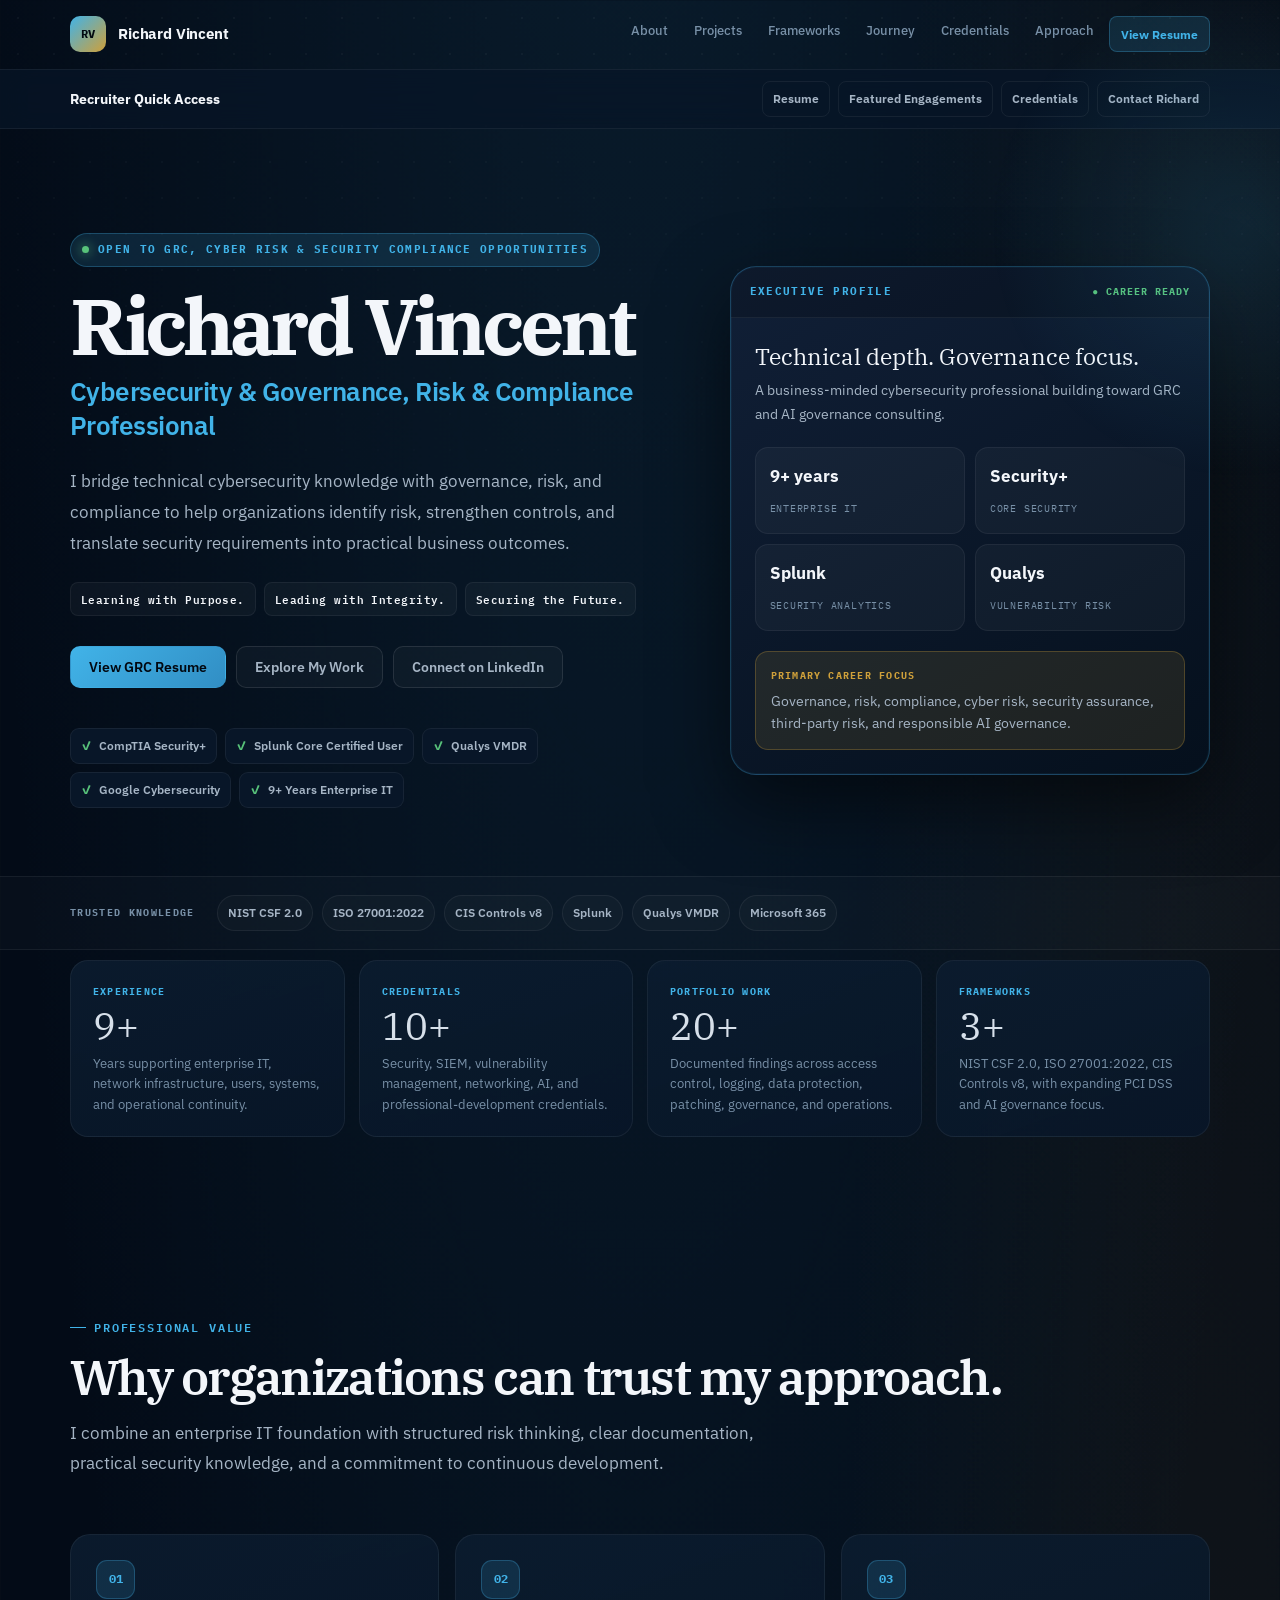
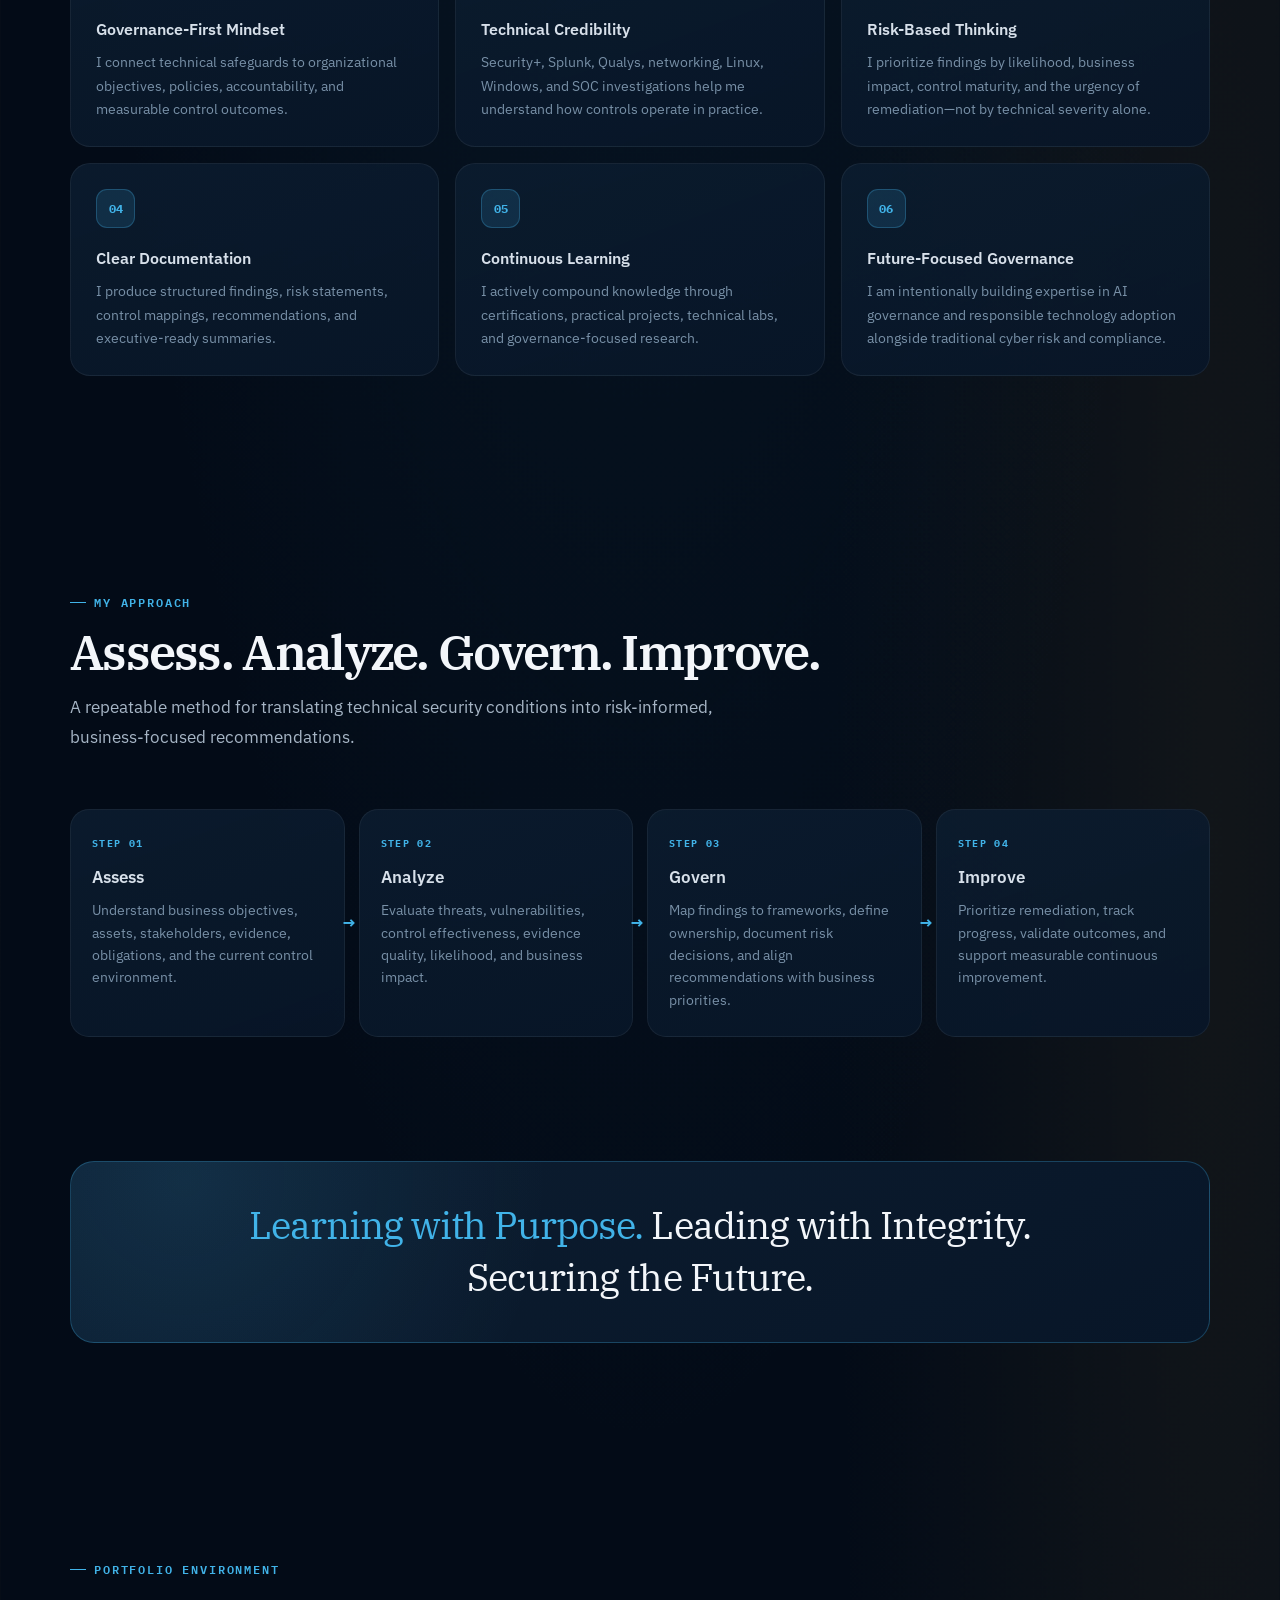
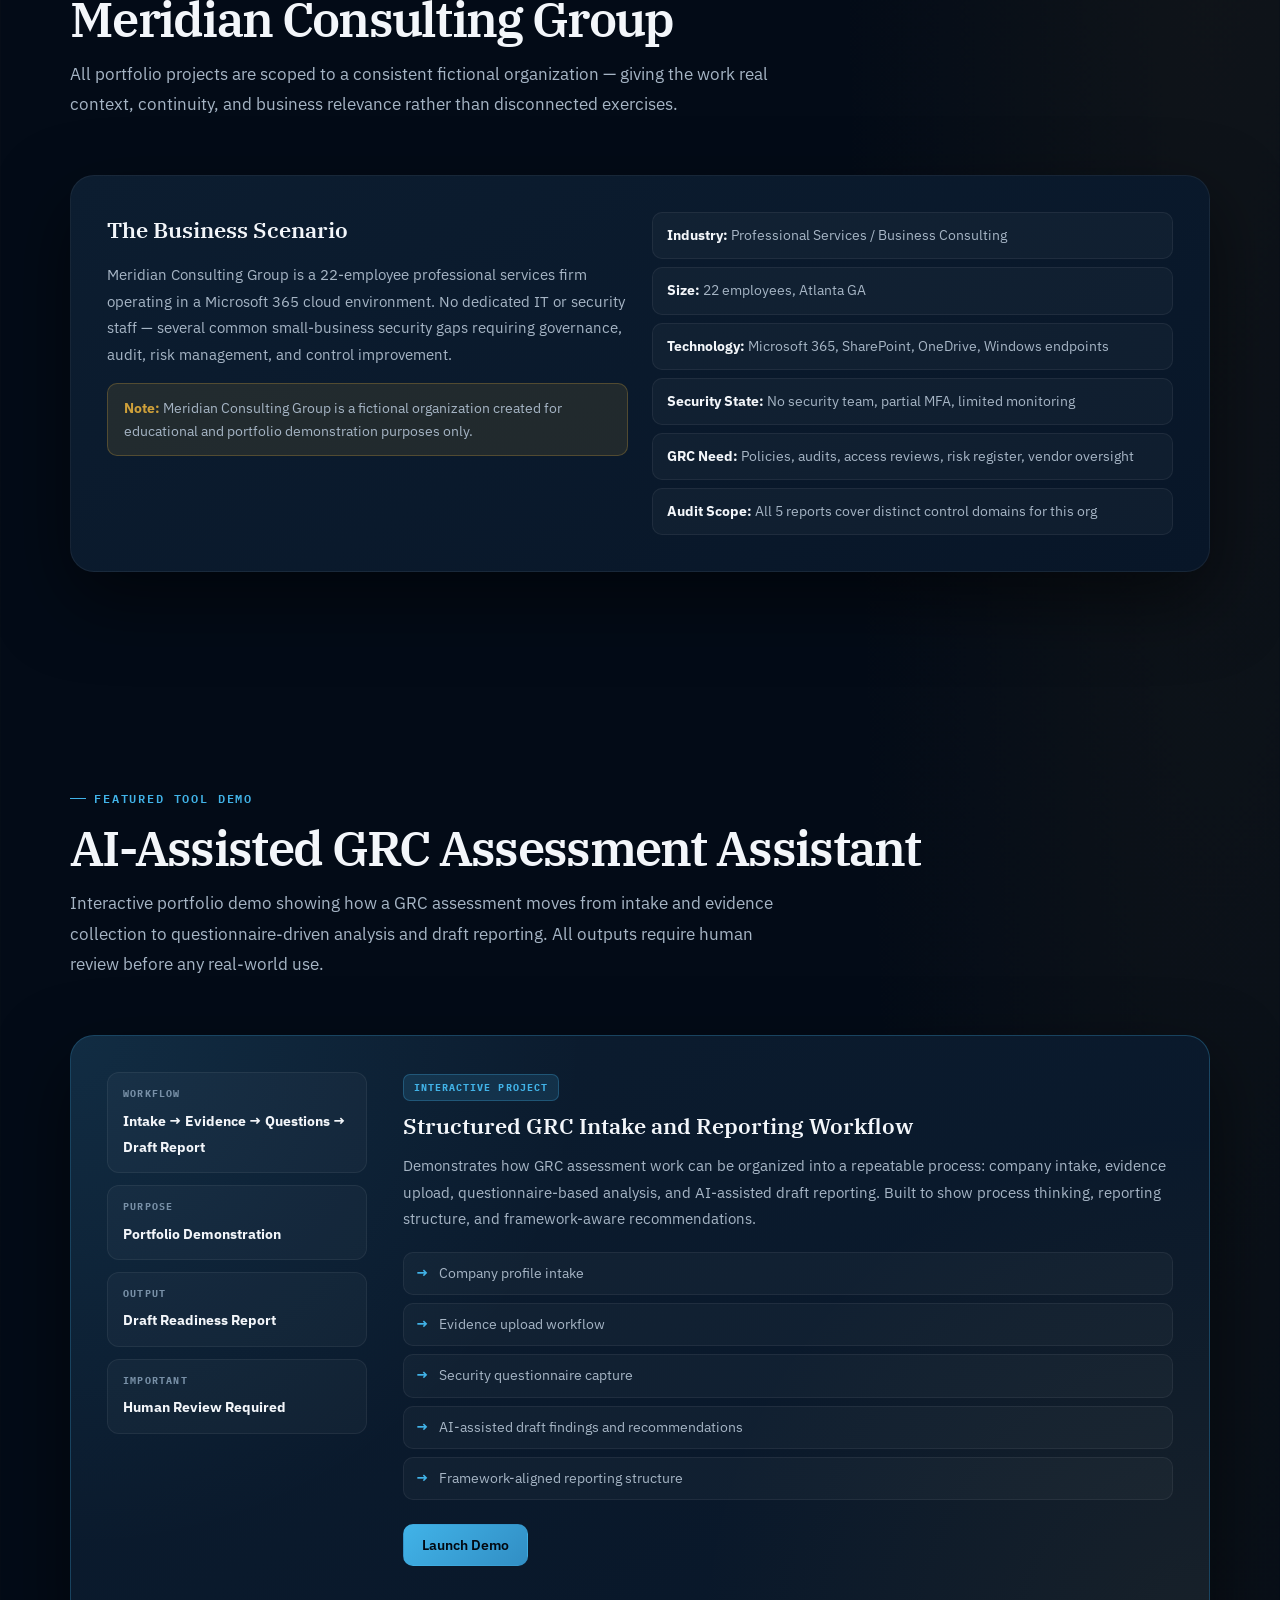
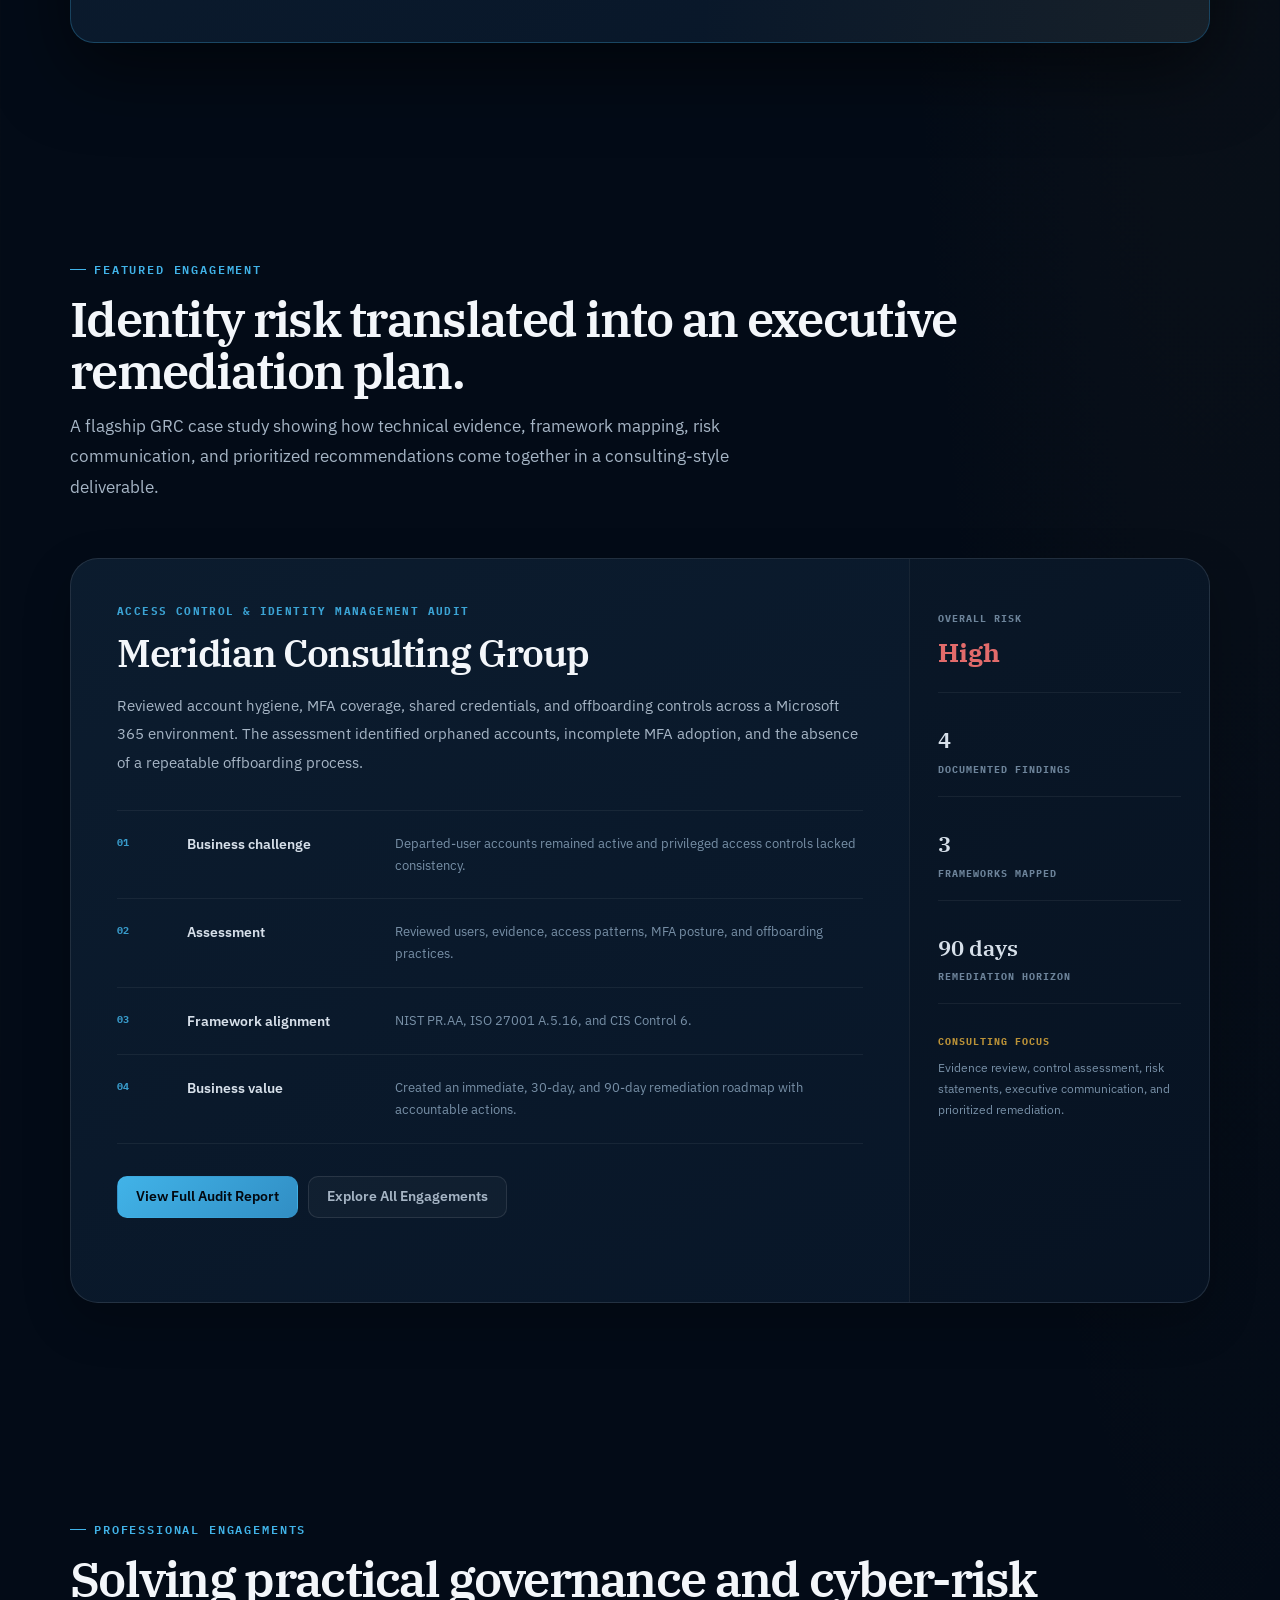
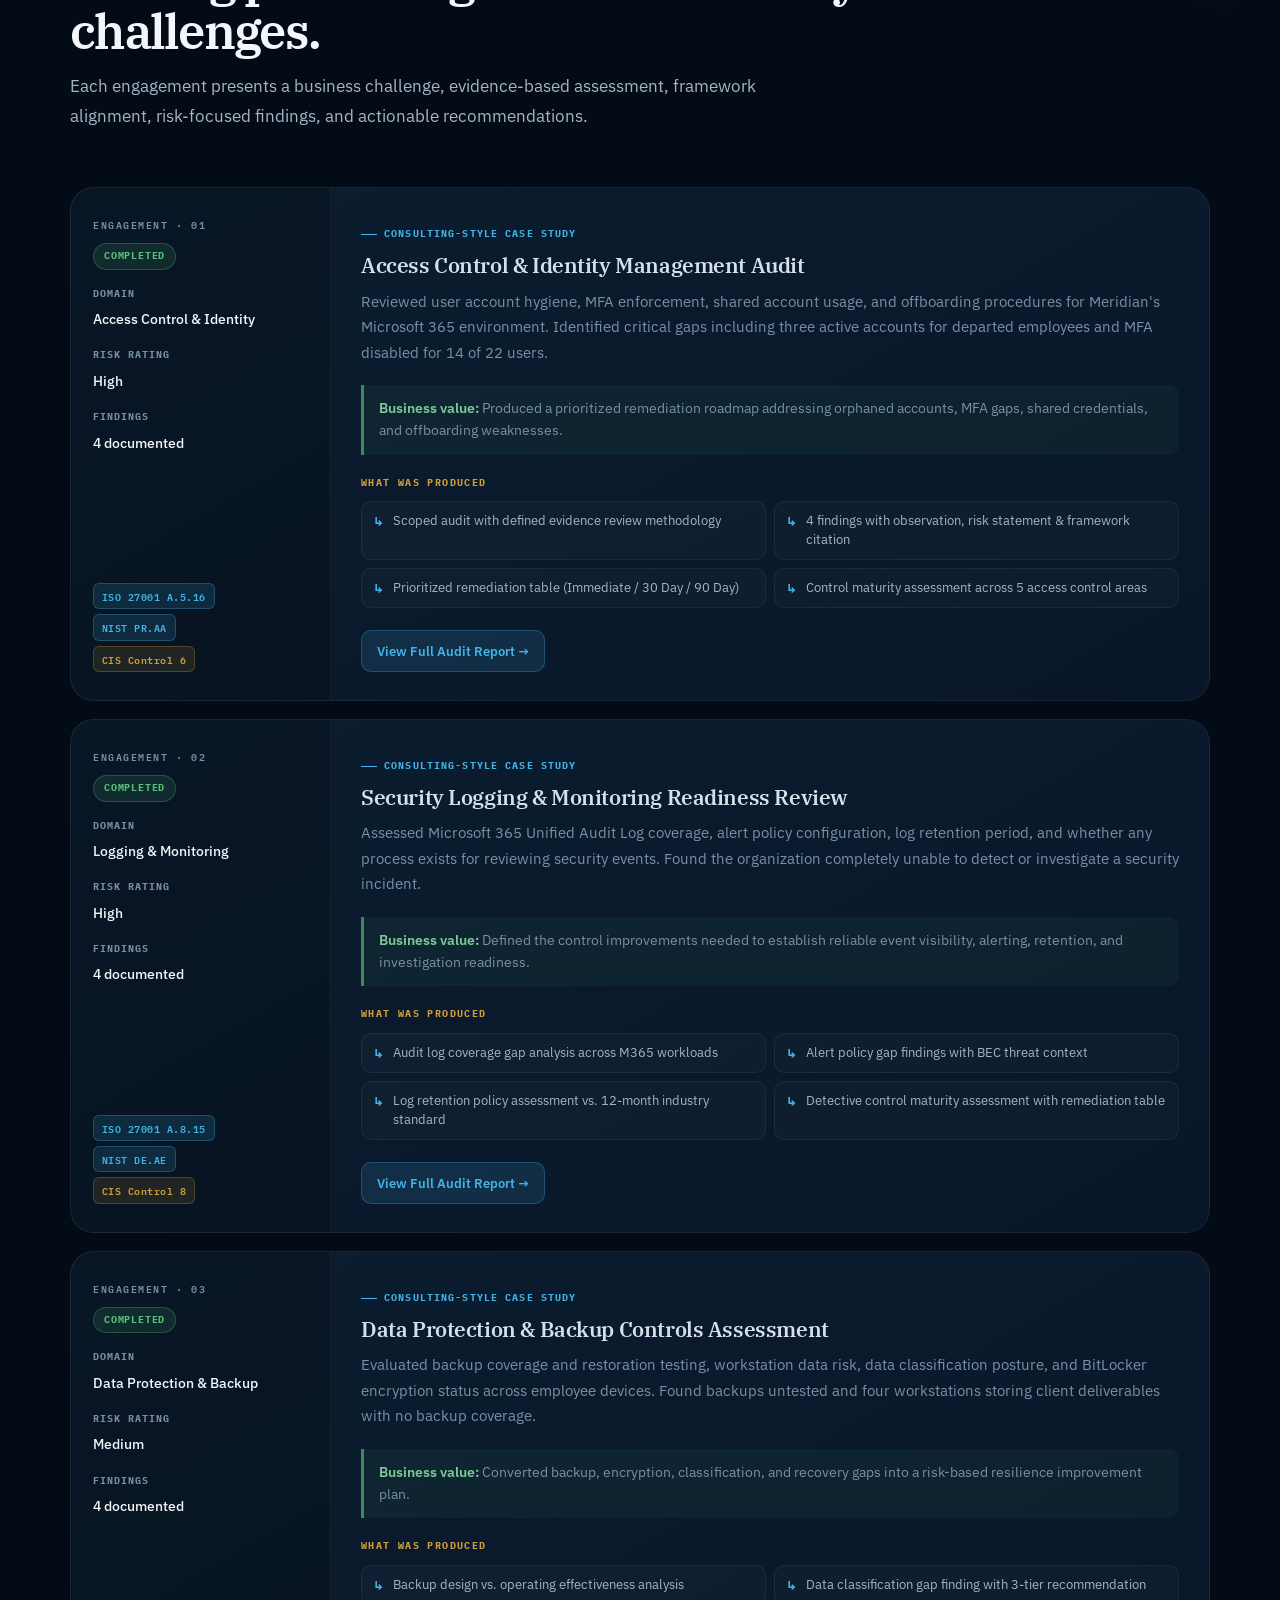
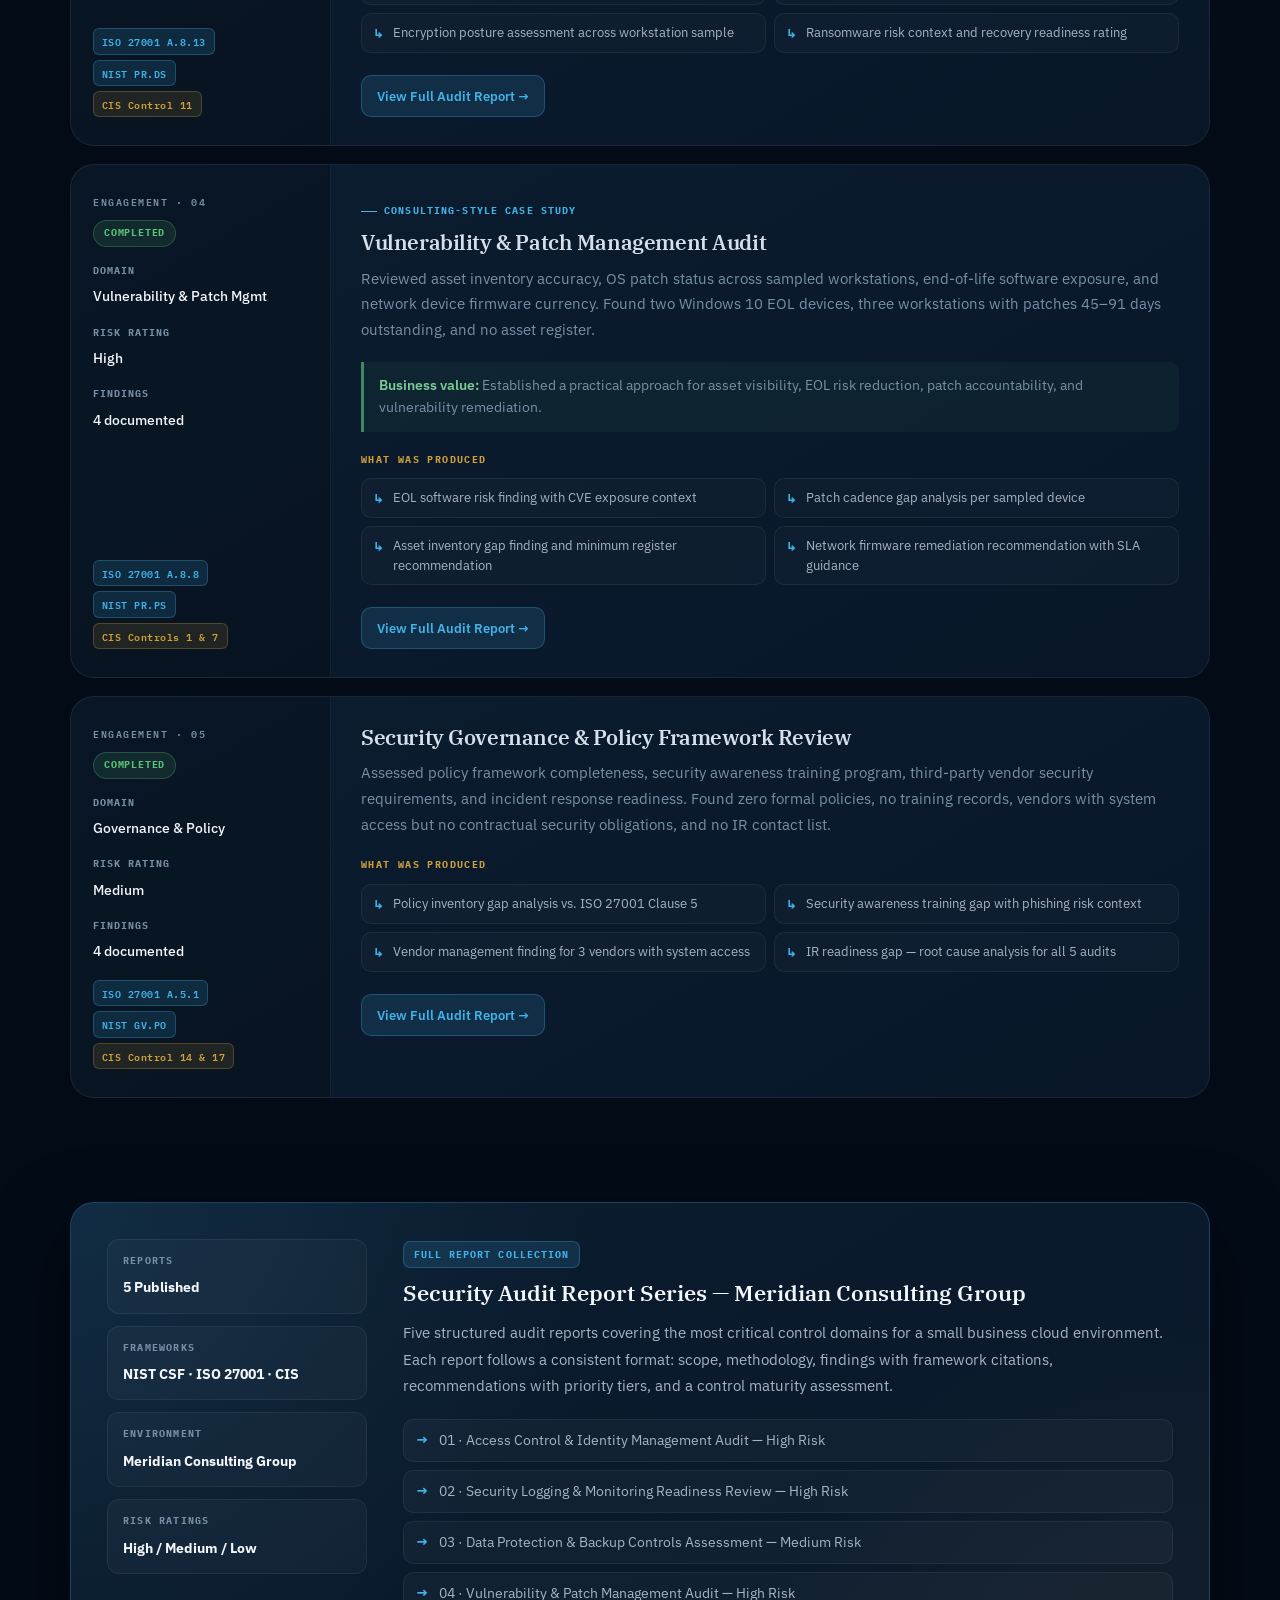
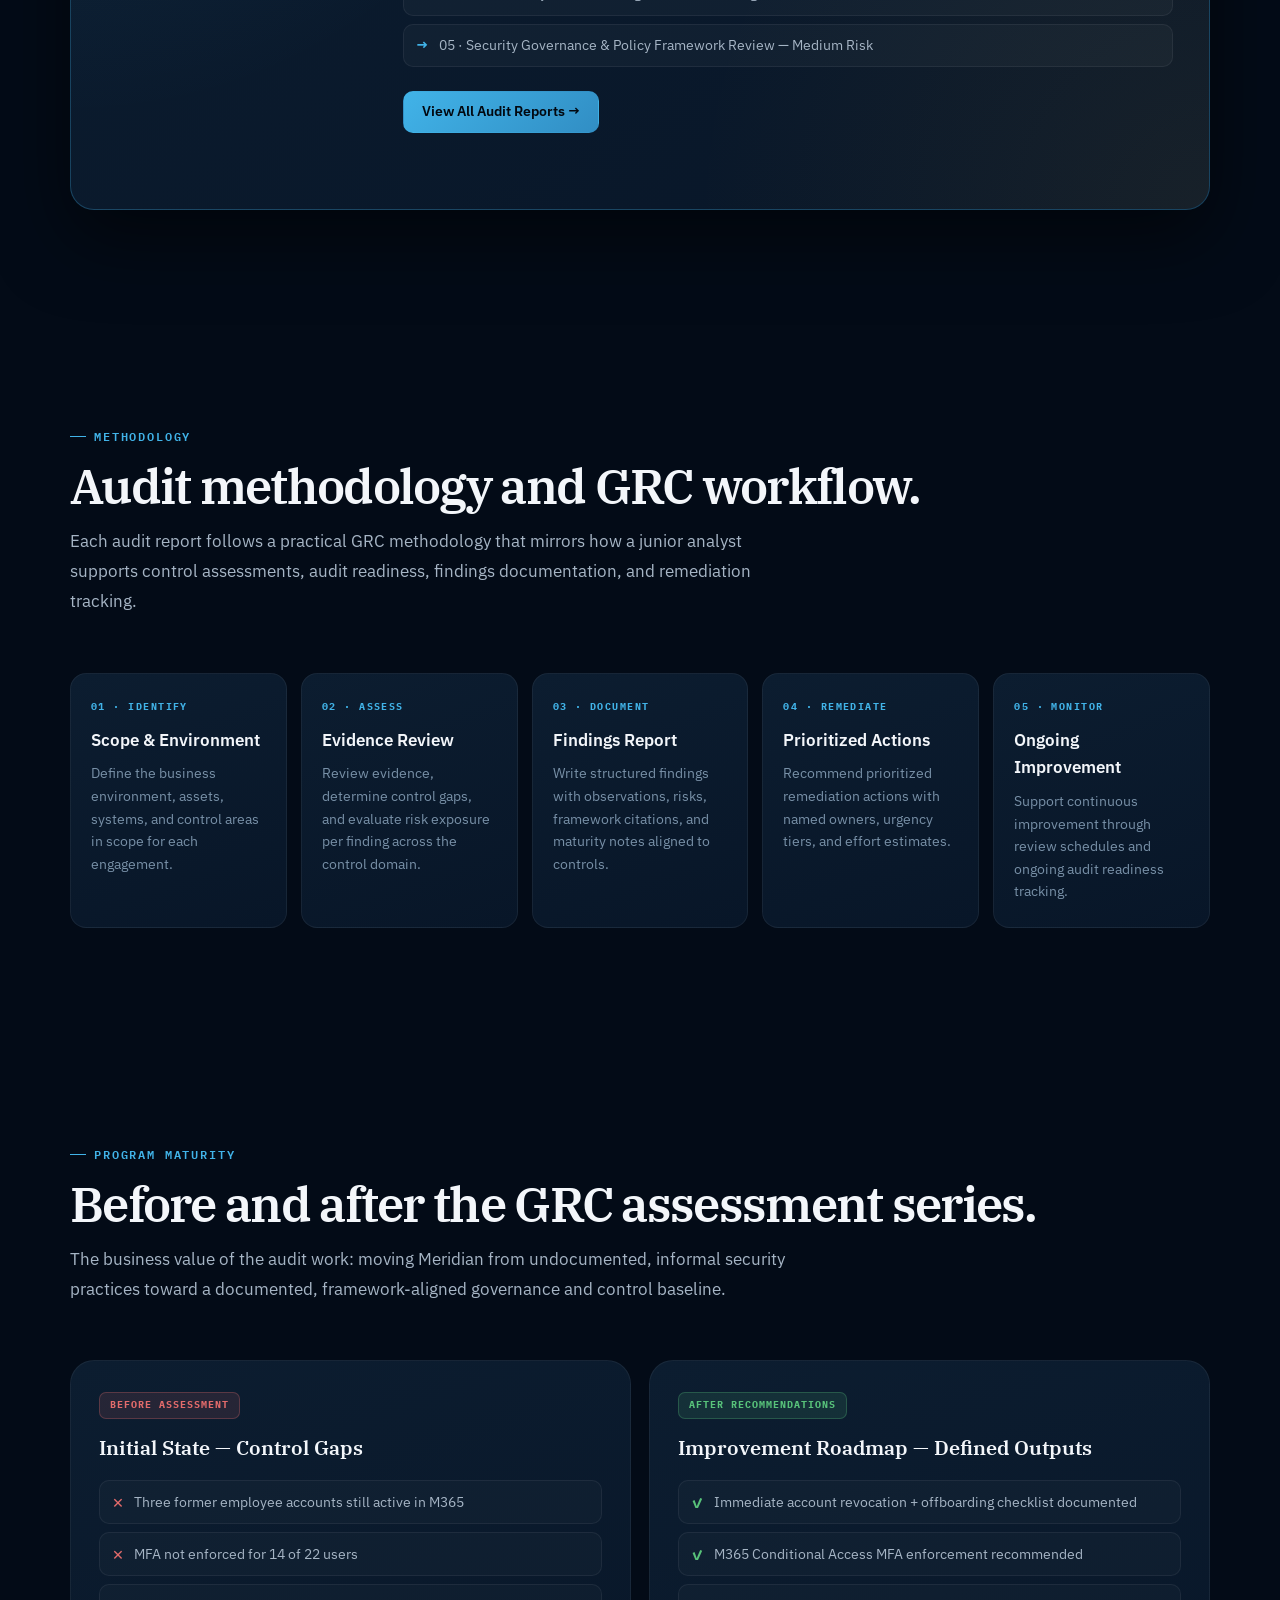
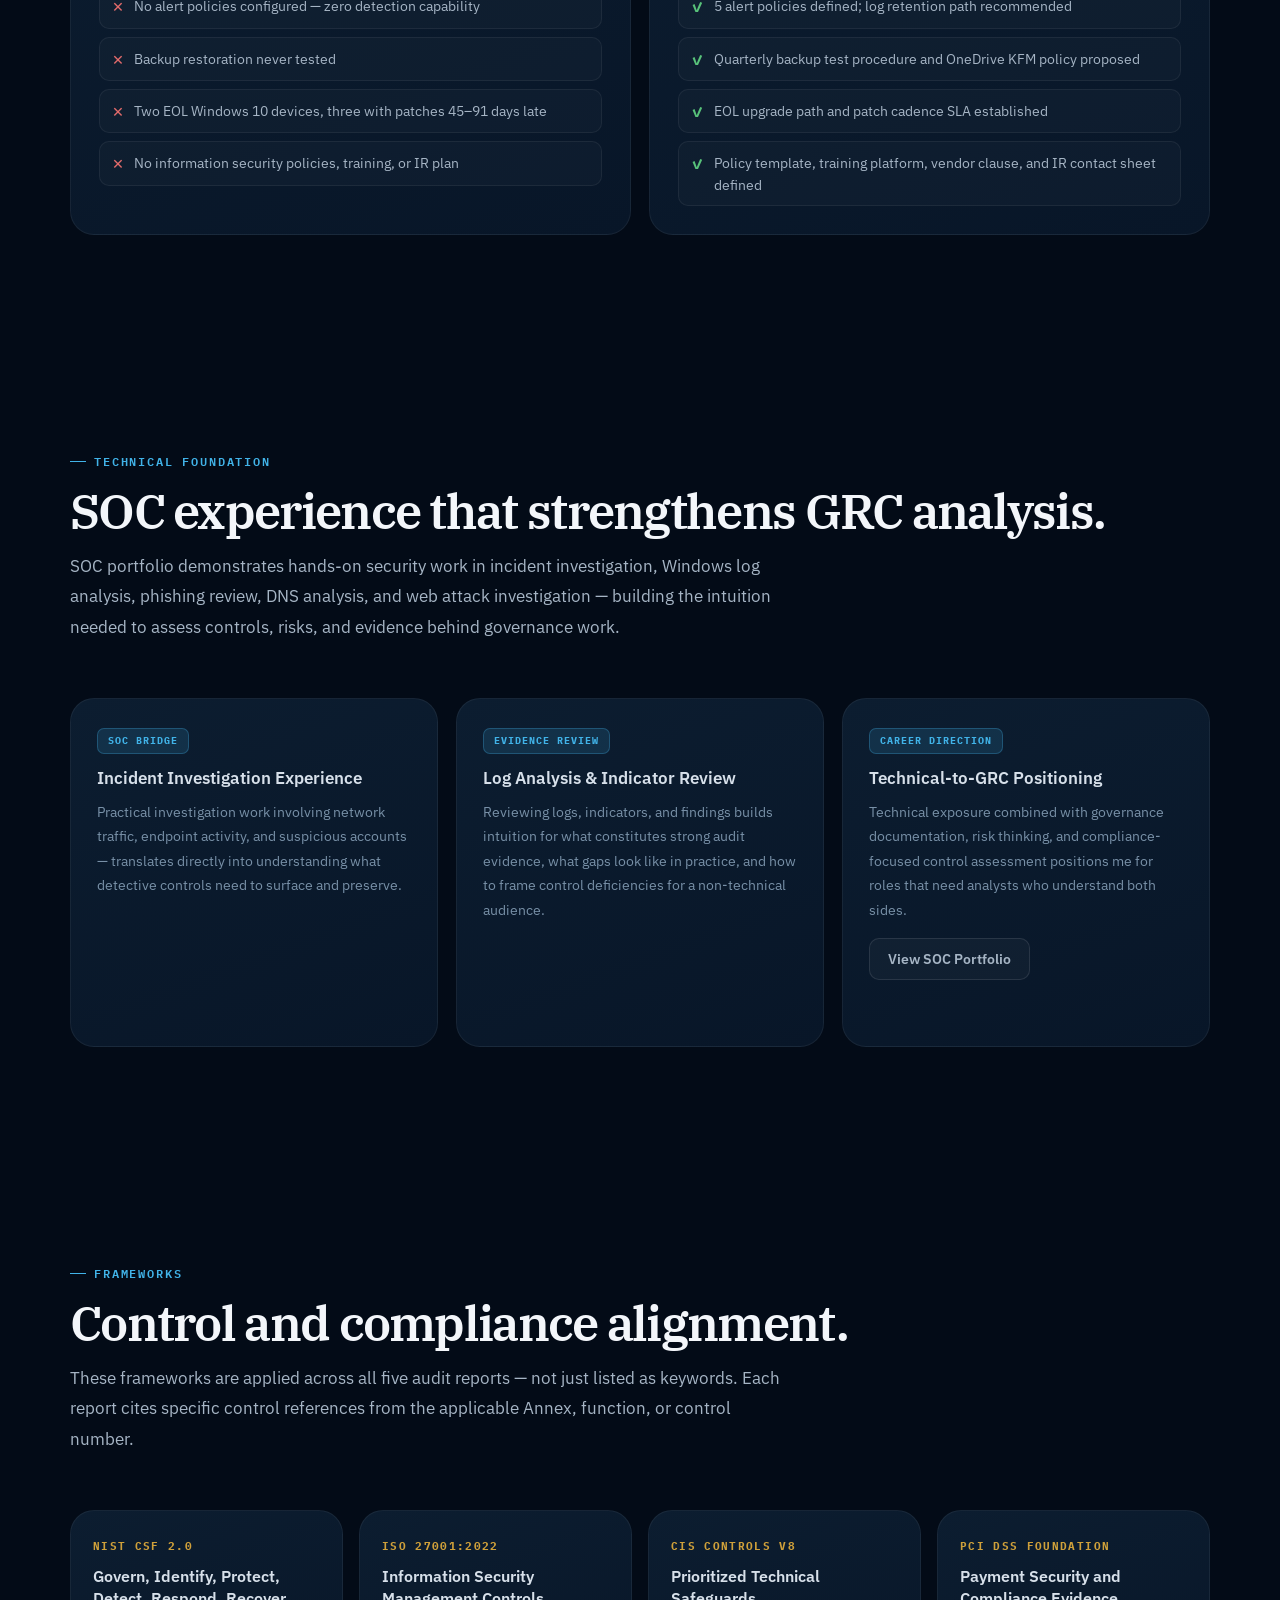
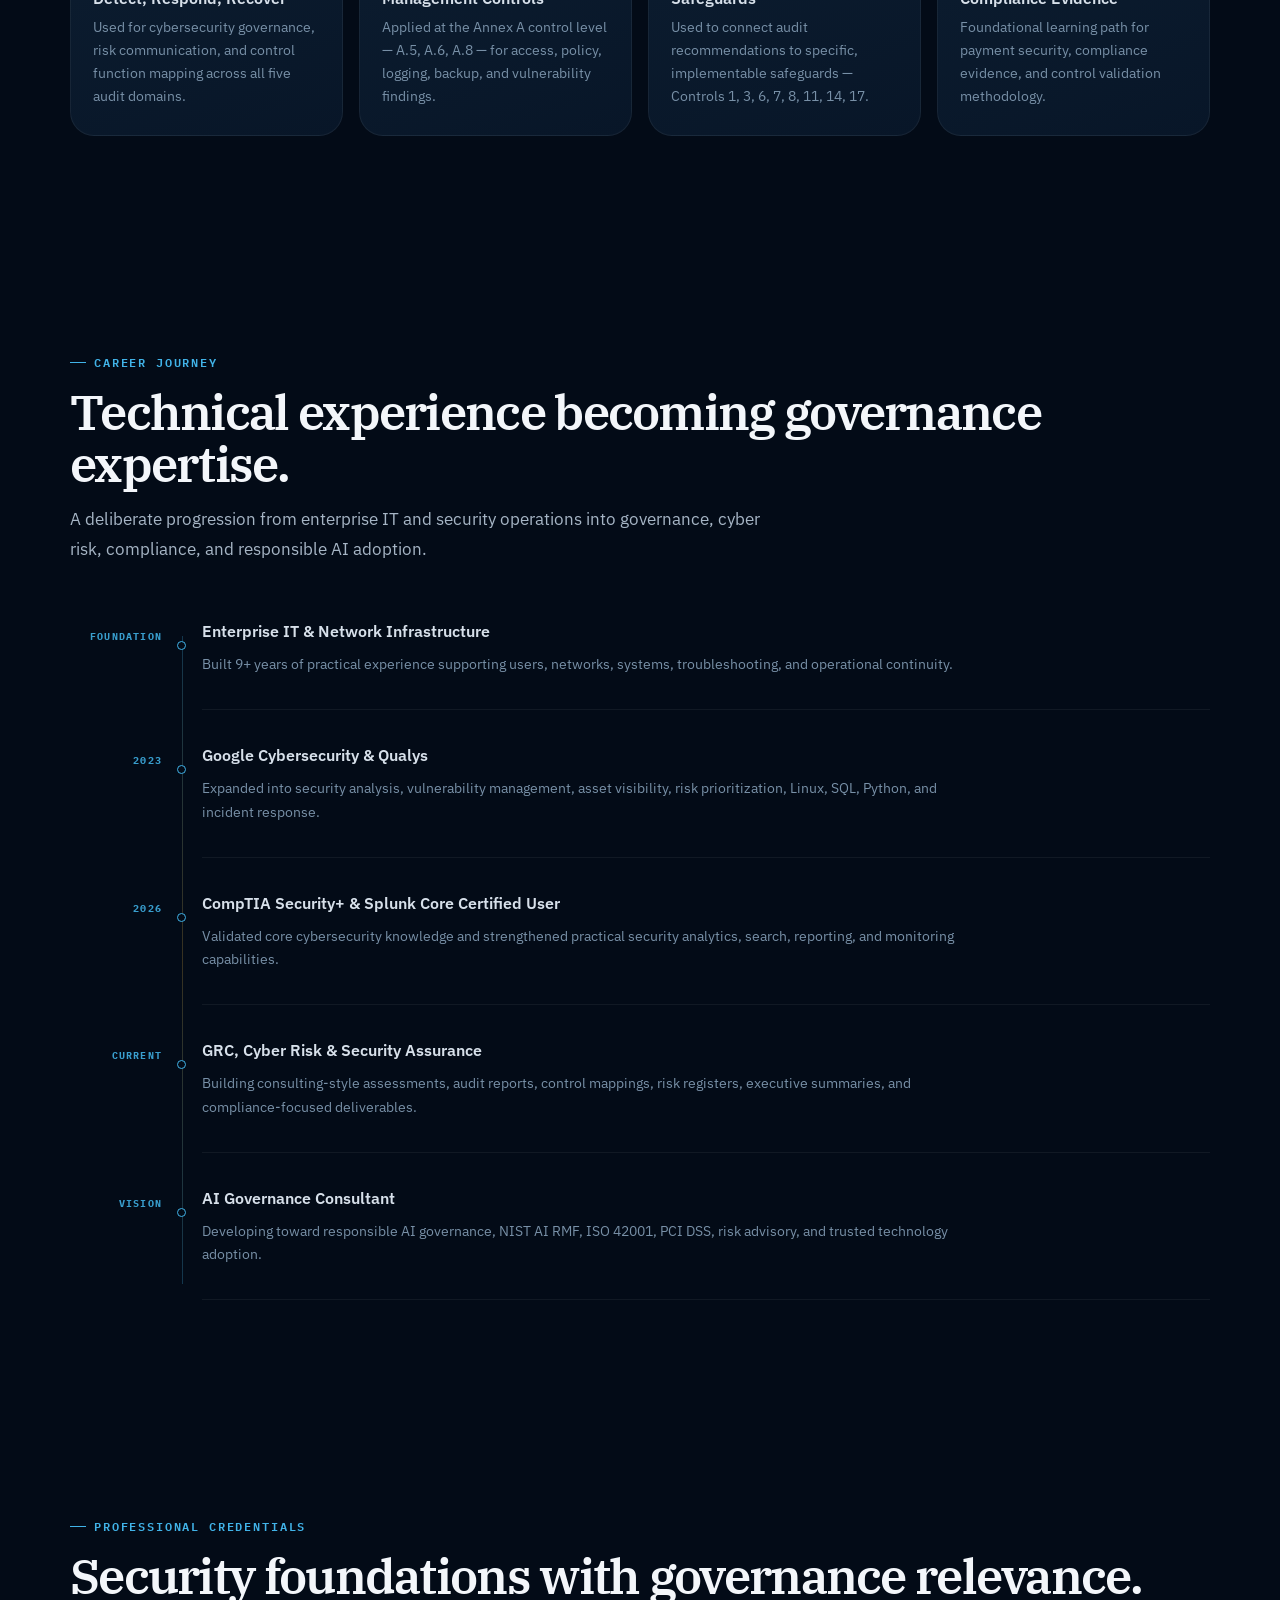
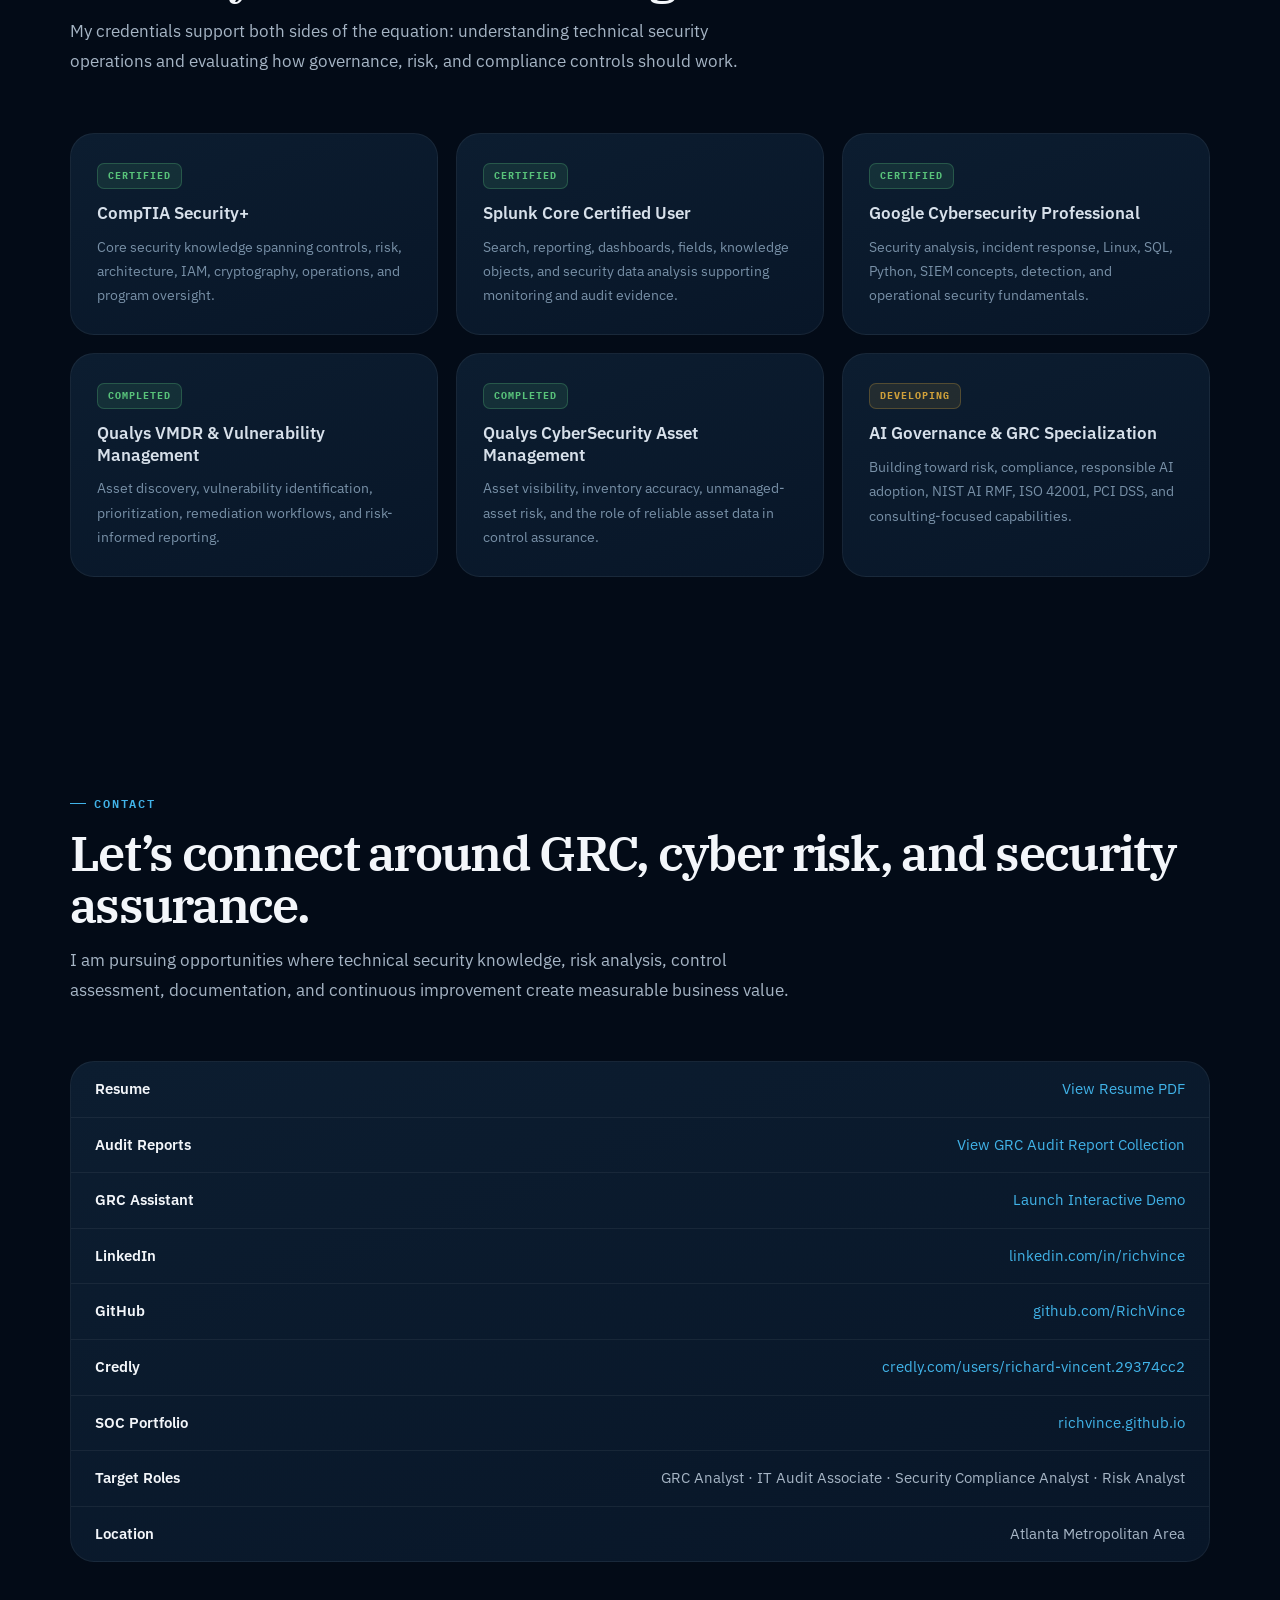
<file: index.html>
<!DOCTYPE html>
<html lang="en">
<head>
  <meta charset="UTF-8" />
  <meta name="viewport" content="width=device-width, initial-scale=1.0" />
  <title>Richard Vincent | Cybersecurity & GRC Professional</title>
  <meta name="description" content="Richard Vincent — Cybersecurity and GRC professional with 9+ years of enterprise IT experience, Security+, Splunk, Qualys vulnerability management, risk assessment, control mapping, AI governance, and compliance portfolio work." />
  <link rel="preconnect" href="https://fonts.googleapis.com" />
  <link rel="preconnect" href="https://fonts.gstatic.com" crossorigin />
  <link href="https://fonts.googleapis.com/css2?family=IBM+Plex+Serif:ital,wght@0,400;0,600;1,400&family=IBM+Plex+Sans:wght@300;400;500;600;700&family=IBM+Plex+Mono:wght@400;500;600&display=swap" rel="stylesheet" />
<link rel="stylesheet" href="assets/css/main.css" />
</head>
<body>
<a class="skip-link" href="#main-content">Skip to main content</a>

<!-- NAV ──────────────────────────────────────────────── -->
<header class="nav" id="nav">
  <div class="nav-inner">
    <a href="#" class="brand" aria-label="Richard Vincent home">
      <span class="brand-mark">RV</span>
      <span>Richard Vincent</span>
    </a>
    <button class="mobile-menu-btn" type="button" aria-label="Open navigation menu" aria-expanded="false" aria-controls="primary-navigation">
      <span></span>
    </button>
    <nav aria-label="Main navigation">
      <ul class="nav-links" id="primary-navigation">
        <li><a href="#about">About</a></li>
        <li><a href="#projects">Projects</a></li>
        <li><a href="#frameworks">Frameworks</a></li>
        <li><a href="#career">Journey</a></li>
        <li><a href="#training">Credentials</a></li>
        <li><a href="#approach">Approach</a></li>
        <li><a class="nav-cta" href="Richard_Vincent_GRC_Resume.pdf" target="_blank" rel="noopener">View Resume</a></li>
      </ul>
    </nav>
  </div>
</header>
<div class="recruiter-bar" aria-label="Recruiter quick access">
  <div class="container recruiter-bar-inner">
    <strong>Recruiter Quick Access</strong>
    <div class="recruiter-actions">
      <a href="Richard_Vincent_GRC_Resume.pdf" target="_blank" rel="noopener">Resume</a>
      <a href="#projects">Featured Engagements</a>
      <a href="#training">Credentials</a>
      <a href="#contact">Contact Richard</a>
    </div>
  </div>
</div>


<!-- HERO ─────────────────────────────────────────────── -->
<section class="hero-v3">
  <div class="container hero-v3-grid">
    <div class="reveal">
      <div class="eyebrow">Open to GRC, Cyber Risk & Security Compliance Opportunities</div>
      <h1>Richard Vincent
        <span>Cybersecurity &amp; Governance, Risk &amp; Compliance Professional</span>
      </h1>
      <p class="hero-value">
        I bridge technical cybersecurity knowledge with governance, risk, and compliance to help organizations identify risk, strengthen controls, and translate security requirements into practical business outcomes.
      </p>
      <div class="hero-motto" aria-label="Professional motto">
        <span>Learning with Purpose.</span>
        <span>Leading with Integrity.</span>
        <span>Securing the Future.</span>
      </div>
      <div class="cta-row">
        <a class="btn btn-primary" href="Richard_Vincent_GRC_Resume.pdf" target="_blank" rel="noopener">View GRC Resume</a>
        <a class="btn btn-secondary" href="#projects">Explore My Work</a>
        <a class="btn btn-secondary" href="https://www.linkedin.com/in/richvince" target="_blank" rel="noopener">Connect on LinkedIn</a>
      </div>
      <div class="credential-strip" aria-label="Credentials">
        <span class="credential">CompTIA Security+</span>
        <span class="credential">Splunk Core Certified User</span>
        <span class="credential">Qualys VMDR</span>
        <span class="credential">Google Cybersecurity</span>
        <span class="credential">9+ Years Enterprise IT</span>
      </div>
    </div>

    <aside class="executive-panel reveal reveal-delay-1" aria-label="Executive professional snapshot">
      <div class="exec-top">
        <span class="exec-label">Executive Profile</span>
        <span class="exec-status">● Career Ready</span>
      </div>
      <div class="exec-body">
        <div class="exec-name">Technical depth. Governance focus.</div>
        <div class="exec-role">A business-minded cybersecurity professional building toward GRC and AI governance consulting.</div>
        <div class="exec-grid">
          <div class="exec-metric"><b>9+ years</b><span>Enterprise IT</span></div>
          <div class="exec-metric"><b>Security+</b><span>Core Security</span></div>
          <div class="exec-metric"><b>Splunk</b><span>Security Analytics</span></div>
          <div class="exec-metric"><b>Qualys</b><span>Vulnerability Risk</span></div>
        </div>
        <div class="focus-box">
          <strong>Primary Career Focus</strong>
          <p>Governance, risk, compliance, cyber risk, security assurance, third-party risk, and responsible AI governance.</p>
        </div>
      </div>
    </aside>
  </div>
</section>

<!-- TRUSTED KNOWLEDGE STRIP ─────────────────────────────── -->
<section class="proof-strip" aria-label="Trusted knowledge and tools">
  <div class="container proof-strip-inner">
    <span class="proof-label">Trusted knowledge</span>
    <div class="proof-items">
      <span>NIST CSF 2.0</span>
      <span>ISO 27001:2022</span>
      <span>CIS Controls v8</span>
      <span>Splunk</span>
      <span>Qualys VMDR</span>
      <span>Microsoft 365</span>
    </div>
  </div>
</section>

<!-- EXECUTIVE SNAPSHOT ───────────────────────────────── -->
<section class="snapshot-section" aria-label="Professional snapshot">
  <div class="container snapshot-grid">
    <article class="snapshot-card reveal">
      <span class="snapshot-label">Experience</span>
      <span class="snapshot-value">9+</span>
      <p>Years supporting enterprise IT, network infrastructure, users, systems, and operational continuity.</p>
    </article>
    <article class="snapshot-card reveal reveal-delay-1">
      <span class="snapshot-label">Credentials</span>
      <span class="snapshot-value">10+</span>
      <p>Security, SIEM, vulnerability management, networking, AI, and professional-development credentials.</p>
    </article>
    <article class="snapshot-card reveal reveal-delay-2">
      <span class="snapshot-label">Portfolio Work</span>
      <span class="snapshot-value">20+</span>
      <p>Documented findings across access control, logging, data protection, patching, governance, and operations.</p>
    </article>
    <article class="snapshot-card reveal reveal-delay-3">
      <span class="snapshot-label">Frameworks</span>
      <span class="snapshot-value">3+</span>
      <p>NIST CSF 2.0, ISO 27001:2022, CIS Controls v8, with expanding PCI DSS and AI governance focus.</p>
    </article>
  </div>
</section>

<!-- ABOUT / TRUST ─────────────────────────────────────── -->
<section class="section" id="about">
  <div class="container">
    <div class="section-header reveal">
      <div class="section-label">Professional Value</div>
      <h2 class="section-title">Why organizations can trust my approach.</h2>
      <p class="section-intro">I combine an enterprise IT foundation with structured risk thinking, clear documentation, practical security knowledge, and a commitment to continuous development.</p>
    </div>
    <div class="trust-grid">
      <article class="trust-card reveal">
        <div class="trust-icon">01</div>
        <h3>Governance-First Mindset</h3>
        <p>I connect technical safeguards to organizational objectives, policies, accountability, and measurable control outcomes.</p>
      </article>
      <article class="trust-card reveal reveal-delay-1">
        <div class="trust-icon">02</div>
        <h3>Technical Credibility</h3>
        <p>Security+, Splunk, Qualys, networking, Linux, Windows, and SOC investigations help me understand how controls operate in practice.</p>
      </article>
      <article class="trust-card reveal reveal-delay-2">
        <div class="trust-icon">03</div>
        <h3>Risk-Based Thinking</h3>
        <p>I prioritize findings by likelihood, business impact, control maturity, and the urgency of remediation—not by technical severity alone.</p>
      </article>
      <article class="trust-card reveal">
        <div class="trust-icon">04</div>
        <h3>Clear Documentation</h3>
        <p>I produce structured findings, risk statements, control mappings, recommendations, and executive-ready summaries.</p>
      </article>
      <article class="trust-card reveal reveal-delay-1">
        <div class="trust-icon">05</div>
        <h3>Continuous Learning</h3>
        <p>I actively compound knowledge through certifications, practical projects, technical labs, and governance-focused research.</p>
      </article>
      <article class="trust-card reveal reveal-delay-2">
        <div class="trust-icon">06</div>
        <h3>Future-Focused Governance</h3>
        <p>I am intentionally building expertise in AI governance and responsible technology adoption alongside traditional cyber risk and compliance.</p>
      </article>
    </div>
  </div>
</section>

<!-- MY APPROACH ───────────────────────────────────────── -->
<section class="section" id="approach">
  <div class="container">
    <div class="section-header reveal">
      <div class="section-label">My Approach</div>
      <h2 class="section-title">Assess. Analyze. Govern. Improve.</h2>
      <p class="section-intro">A repeatable method for translating technical security conditions into risk-informed, business-focused recommendations.</p>
    </div>
    <div class="approach-track">
      <article class="approach-step reveal">
        <span class="approach-num">Step 01</span>
        <h3>Assess</h3>
        <p>Understand business objectives, assets, stakeholders, evidence, obligations, and the current control environment.</p>
      </article>
      <article class="approach-step reveal reveal-delay-1">
        <span class="approach-num">Step 02</span>
        <h3>Analyze</h3>
        <p>Evaluate threats, vulnerabilities, control effectiveness, evidence quality, likelihood, and business impact.</p>
      </article>
      <article class="approach-step reveal reveal-delay-2">
        <span class="approach-num">Step 03</span>
        <h3>Govern</h3>
        <p>Map findings to frameworks, define ownership, document risk decisions, and align recommendations with business priorities.</p>
      </article>
      <article class="approach-step reveal reveal-delay-3">
        <span class="approach-num">Step 04</span>
        <h3>Improve</h3>
        <p>Prioritize remediation, track progress, validate outcomes, and support measurable continuous improvement.</p>
      </article>
    </div>
  </div>
</section>

<!-- BRAND STATEMENT ───────────────────────────────────── -->
<section class="section" style="padding-top:20px">
  <div class="container">
    <div class="brand-quote reveal">
      <blockquote>
        <span>Learning with Purpose.</span> Leading with Integrity. Securing the Future.
      </blockquote>
    </div>
  </div>
</section>

<!-- ENVIRONMENT ──────────────────────────────────────── -->
<section class="section" id="environment">
  <div class="container">
    <div class="section-header reveal">
      <div class="section-label">Portfolio Environment</div>
      <h2 class="section-title">Meridian Consulting Group</h2>
      <p class="section-intro">All portfolio projects are scoped to a consistent fictional organization — giving the work real context, continuity, and business relevance rather than disconnected exercises.</p>
    </div>
    <div class="env-wrapper reveal">
      <div>
        <h3>The Business Scenario</h3>
        <p>Meridian Consulting Group is a 22-employee professional services firm operating in a Microsoft 365 cloud environment. No dedicated IT or security staff — several common small-business security gaps requiring governance, audit, risk management, and control improvement.</p>
        <div class="disclaimer"><strong>Note:</strong> Meridian Consulting Group is a fictional organization created for educational and portfolio demonstration purposes only.</div>
      </div>
      <ul class="env-list">
        <li><strong>Industry:</strong> Professional Services / Business Consulting</li>
        <li><strong>Size:</strong> 22 employees, Atlanta GA</li>
        <li><strong>Technology:</strong> Microsoft 365, SharePoint, OneDrive, Windows endpoints</li>
        <li><strong>Security State:</strong> No security team, partial MFA, limited monitoring</li>
        <li><strong>GRC Need:</strong> Policies, audits, access reviews, risk register, vendor oversight</li>
        <li><strong>Audit Scope:</strong> All 5 reports cover distinct control domains for this org</li>
      </ul>
    </div>
  </div>
</section>

<!-- TOOL DEMO ─────────────────────────────────────────── -->
<section class="section" id="tool-demo">
  <div class="container">
    <div class="section-header reveal">
      <div class="section-label">Featured Tool Demo</div>
      <h2 class="section-title">AI-Assisted GRC Assessment Assistant</h2>
      <p class="section-intro">Interactive portfolio demo showing how a GRC assessment moves from intake and evidence collection to questionnaire-driven analysis and draft reporting. All outputs require human review before any real-world use.</p>
    </div>
    <div class="audit-feature reveal">
      <div class="audit-meta">
        <div class="meta-item"><span>Workflow</span><strong>Intake → Evidence → Questions → Draft Report</strong></div>
        <div class="meta-item"><span>Purpose</span><strong>Portfolio Demonstration</strong></div>
        <div class="meta-item"><span>Output</span><strong>Draft Readiness Report</strong></div>
        <div class="meta-item"><span>Important</span><strong>Human Review Required</strong></div>
      </div>
      <div>
        <span class="feature-tag">Interactive Project</span>
        <h3>Structured GRC Intake and Reporting Workflow</h3>
        <p>Demonstrates how GRC assessment work can be organized into a repeatable process: company intake, evidence upload, questionnaire-based analysis, and AI-assisted draft reporting. Built to show process thinking, reporting structure, and framework-aware recommendations.</p>
        <ul class="process-list">
          <li>Company profile intake</li>
          <li>Evidence upload workflow</li>
          <li>Security questionnaire capture</li>
          <li>AI-assisted draft findings and recommendations</li>
          <li>Framework-aligned reporting structure</li>
        </ul>
        <div class="cta-row">
          <a class="btn btn-primary" href="assessment-assistant.html" target="_blank" rel="noopener">Launch Demo</a>
        </div>
      </div>
    </div>
  </div>
</section>


<!-- FEATURED ENGAGEMENT ─────────────────────────────────── -->
<section class="section featured-engagement" id="featured-engagement">
  <div class="container">
    <div class="section-header reveal">
      <div class="section-label">Featured Engagement</div>
      <h2 class="section-title">Identity risk translated into an executive remediation plan.</h2>
      <p class="section-intro">A flagship GRC case study showing how technical evidence, framework mapping, risk communication, and prioritized recommendations come together in a consulting-style deliverable.</p>
    </div>

    <article class="featured-case reveal">
      <div class="featured-case-main">
        <div class="case-kicker">Access Control &amp; Identity Management Audit</div>
        <h3>Meridian Consulting Group</h3>
        <p class="case-summary">Reviewed account hygiene, MFA coverage, shared credentials, and offboarding controls across a Microsoft 365 environment. The assessment identified orphaned accounts, incomplete MFA adoption, and the absence of a repeatable offboarding process.</p>

        <div class="case-flow" aria-label="Engagement flow">
          <div><span>01</span><strong>Business challenge</strong><p>Departed-user accounts remained active and privileged access controls lacked consistency.</p></div>
          <div><span>02</span><strong>Assessment</strong><p>Reviewed users, evidence, access patterns, MFA posture, and offboarding practices.</p></div>
          <div><span>03</span><strong>Framework alignment</strong><p>NIST PR.AA, ISO 27001 A.5.16, and CIS Control 6.</p></div>
          <div><span>04</span><strong>Business value</strong><p>Created an immediate, 30-day, and 90-day remediation roadmap with accountable actions.</p></div>
        </div>

        <div class="cta-row">
          <a class="btn btn-primary" href="blog.html" target="_blank" rel="noopener">View Full Audit Report</a>
          <a class="btn btn-secondary" href="#projects">Explore All Engagements</a>
        </div>
      </div>

      <aside class="featured-case-aside">
        <div class="case-risk">
          <span>Overall risk</span>
          <strong>High</strong>
        </div>
        <div class="case-stat"><strong>4</strong><span>Documented findings</span></div>
        <div class="case-stat"><strong>3</strong><span>Frameworks mapped</span></div>
        <div class="case-stat"><strong>90 days</strong><span>Remediation horizon</span></div>
        <div class="case-note">
          <span>Consulting focus</span>
          <p>Evidence review, control assessment, risk statements, executive communication, and prioritized remediation.</p>
        </div>
      </aside>
    </article>
  </div>
</section>


<!-- PROJECTS ──────────────────────────────────────────── -->
<section class="section" id="projects">
  <div class="container">
    <div class="section-header reveal">
      <div class="section-label">Professional Engagements</div>
      <h2 class="section-title">Solving practical governance and cyber-risk challenges.</h2>
      <p class="section-intro">Each engagement presents a business challenge, evidence-based assessment, framework alignment, risk-focused findings, and actionable recommendations.</p>
    </div>
    <div class="projects-list">

      <article class="project-card reveal">
        <div class="project-aside">
          <div>
            <div class="proj-num">Engagement · 01</div>
            <div style="margin-top:7px;"><span class="proj-status status-done">Completed</span></div>
          </div>
          <div class="proj-attr"><label>Domain</label><span>Access Control &amp; Identity</span></div>
          <div class="proj-attr"><label>Risk Rating</label><span class="risk-high-text">High</span></div>
          <div class="proj-attr"><label>Findings</label><span>4 documented</span></div>
          <div class="proj-citations">
            <span class="proj-cite cite-blue">ISO 27001 A.5.16</span>
            <span class="proj-cite cite-blue">NIST PR.AA</span>
            <span class="proj-cite cite-gold">CIS Control 6</span>
          </div>
        </div>
        <div class="project-body">
          <div class="engagement-label">Consulting-Style Case Study</div>
          <h3>Access Control &amp; Identity Management Audit</h3>
          <p class="project-desc">Reviewed user account hygiene, MFA enforcement, shared account usage, and offboarding procedures for Meridian's Microsoft 365 environment. Identified critical gaps including three active accounts for departed employees and MFA disabled for 14 of 22 users.</p>
          <div class="project-outcome"><strong>Business value:</strong> Produced a prioritized remediation roadmap addressing orphaned accounts, MFA gaps, shared credentials, and offboarding weaknesses.</div>
          <div class="deliverables-label">What Was Produced</div>
          <div class="deliverables-grid">
            <div class="deliverable">Scoped audit with defined evidence review methodology</div>
            <div class="deliverable">4 findings with observation, risk statement &amp; framework citation</div>
            <div class="deliverable">Prioritized remediation table (Immediate / 30 Day / 90 Day)</div>
            <div class="deliverable">Control maturity assessment across 5 access control areas</div>
          </div>
          <a class="proj-link" href="blog.html" target="_blank" rel="noopener">View Full Audit Report →</a>
        </div>
      </article>

      <article class="project-card reveal reveal-delay-1">
        <div class="project-aside">
          <div>
            <div class="proj-num">Engagement · 02</div>
            <div style="margin-top:7px;"><span class="proj-status status-done">Completed</span></div>
          </div>
          <div class="proj-attr"><label>Domain</label><span>Logging &amp; Monitoring</span></div>
          <div class="proj-attr"><label>Risk Rating</label><span class="risk-high-text">High</span></div>
          <div class="proj-attr"><label>Findings</label><span>4 documented</span></div>
          <div class="proj-citations">
            <span class="proj-cite cite-blue">ISO 27001 A.8.15</span>
            <span class="proj-cite cite-blue">NIST DE.AE</span>
            <span class="proj-cite cite-gold">CIS Control 8</span>
          </div>
        </div>
        <div class="project-body">
          <div class="engagement-label">Consulting-Style Case Study</div>
          <h3>Security Logging &amp; Monitoring Readiness Review</h3>
          <p class="project-desc">Assessed Microsoft 365 Unified Audit Log coverage, alert policy configuration, log retention period, and whether any process exists for reviewing security events. Found the organization completely unable to detect or investigate a security incident.</p>
          <div class="project-outcome"><strong>Business value:</strong> Defined the control improvements needed to establish reliable event visibility, alerting, retention, and investigation readiness.</div>
          <div class="deliverables-label">What Was Produced</div>
          <div class="deliverables-grid">
            <div class="deliverable">Audit log coverage gap analysis across M365 workloads</div>
            <div class="deliverable">Alert policy gap findings with BEC threat context</div>
            <div class="deliverable">Log retention policy assessment vs. 12-month industry standard</div>
            <div class="deliverable">Detective control maturity assessment with remediation table</div>
          </div>
          <a class="proj-link" href="blog.html" target="_blank" rel="noopener">View Full Audit Report →</a>
        </div>
      </article>

      <article class="project-card reveal reveal-delay-2">
        <div class="project-aside">
          <div>
            <div class="proj-num">Engagement · 03</div>
            <div style="margin-top:7px;"><span class="proj-status status-done">Completed</span></div>
          </div>
          <div class="proj-attr"><label>Domain</label><span>Data Protection &amp; Backup</span></div>
          <div class="proj-attr"><label>Risk Rating</label><span class="risk-med-text">Medium</span></div>
          <div class="proj-attr"><label>Findings</label><span>4 documented</span></div>
          <div class="proj-citations">
            <span class="proj-cite cite-blue">ISO 27001 A.8.13</span>
            <span class="proj-cite cite-blue">NIST PR.DS</span>
            <span class="proj-cite cite-gold">CIS Control 11</span>
          </div>
        </div>
        <div class="project-body">
          <div class="engagement-label">Consulting-Style Case Study</div>
          <h3>Data Protection &amp; Backup Controls Assessment</h3>
          <p class="project-desc">Evaluated backup coverage and restoration testing, workstation data risk, data classification posture, and BitLocker encryption status across employee devices. Found backups untested and four workstations storing client deliverables with no backup coverage.</p>
          <div class="project-outcome"><strong>Business value:</strong> Converted backup, encryption, classification, and recovery gaps into a risk-based resilience improvement plan.</div>
          <div class="deliverables-label">What Was Produced</div>
          <div class="deliverables-grid">
            <div class="deliverable">Backup design vs. operating effectiveness analysis</div>
            <div class="deliverable">Data classification gap finding with 3-tier recommendation</div>
            <div class="deliverable">Encryption posture assessment across workstation sample</div>
            <div class="deliverable">Ransomware risk context and recovery readiness rating</div>
          </div>
          <a class="proj-link" href="blog.html" target="_blank" rel="noopener">View Full Audit Report →</a>
        </div>
      </article>

      <article class="project-card reveal reveal-delay-3">
        <div class="project-aside">
          <div>
            <div class="proj-num">Engagement · 04</div>
            <div style="margin-top:7px;"><span class="proj-status status-done">Completed</span></div>
          </div>
          <div class="proj-attr"><label>Domain</label><span>Vulnerability &amp; Patch Mgmt</span></div>
          <div class="proj-attr"><label>Risk Rating</label><span class="risk-high-text">High</span></div>
          <div class="proj-attr"><label>Findings</label><span>4 documented</span></div>
          <div class="proj-citations">
            <span class="proj-cite cite-blue">ISO 27001 A.8.8</span>
            <span class="proj-cite cite-blue">NIST PR.PS</span>
            <span class="proj-cite cite-gold">CIS Controls 1 &amp; 7</span>
          </div>
        </div>
        <div class="project-body">
          <div class="engagement-label">Consulting-Style Case Study</div>
          <h3>Vulnerability &amp; Patch Management Audit</h3>
          <p class="project-desc">Reviewed asset inventory accuracy, OS patch status across sampled workstations, end-of-life software exposure, and network device firmware currency. Found two Windows 10 EOL devices, three workstations with patches 45–91 days outstanding, and no asset register.</p>
          <div class="project-outcome"><strong>Business value:</strong> Established a practical approach for asset visibility, EOL risk reduction, patch accountability, and vulnerability remediation.</div>
          <div class="deliverables-label">What Was Produced</div>
          <div class="deliverables-grid">
            <div class="deliverable">EOL software risk finding with CVE exposure context</div>
            <div class="deliverable">Patch cadence gap analysis per sampled device</div>
            <div class="deliverable">Asset inventory gap finding and minimum register recommendation</div>
            <div class="deliverable">Network firmware remediation recommendation with SLA guidance</div>
          </div>
          <a class="proj-link" href="blog.html" target="_blank" rel="noopener">View Full Audit Report →</a>
        </div>
      </article>

      <article class="project-card reveal reveal-delay-4">
        <div class="project-aside">
          <div>
            <div class="proj-num">Engagement · 05</div>
            <div style="margin-top:7px;"><span class="proj-status status-done">Completed</span></div>
          </div>
          <div class="proj-attr"><label>Domain</label><span>Governance &amp; Policy</span></div>
          <div class="proj-attr"><label>Risk Rating</label><span class="risk-med-text">Medium</span></div>
          <div class="proj-attr"><label>Findings</label><span>4 documented</span></div>
          <div class="proj-citations">
            <span class="proj-cite cite-blue">ISO 27001 A.5.1</span>
            <span class="proj-cite cite-blue">NIST GV.PO</span>
            <span class="proj-cite cite-gold">CIS Control 14 &amp; 17</span>
          </div>
        </div>
        <div class="project-body">
          <h3>Security Governance &amp; Policy Framework Review</h3>
          <p class="project-desc">Assessed policy framework completeness, security awareness training program, third-party vendor security requirements, and incident response readiness. Found zero formal policies, no training records, vendors with system access but no contractual security obligations, and no IR contact list.</p>
          <div class="deliverables-label">What Was Produced</div>
          <div class="deliverables-grid">
            <div class="deliverable">Policy inventory gap analysis vs. ISO 27001 Clause 5</div>
            <div class="deliverable">Security awareness training gap with phishing risk context</div>
            <div class="deliverable">Vendor management finding for 3 vendors with system access</div>
            <div class="deliverable">IR readiness gap — root cause analysis for all 5 audits</div>
          </div>
          <a class="proj-link" href="blog.html" target="_blank" rel="noopener">View Full Audit Report →</a>
        </div>
      </article>

    </div>
  </div>
</section>

<!-- AUDIT COLLECTION ─────────────────────────────────── -->
<section class="section" id="audit-reports" style="padding-top:0;">
  <div class="container">
    <div class="audit-feature reveal">
      <div class="audit-meta">
        <div class="meta-item"><span>Reports</span><strong>5 Published</strong></div>
        <div class="meta-item"><span>Frameworks</span><strong>NIST CSF · ISO 27001 · CIS</strong></div>
        <div class="meta-item"><span>Environment</span><strong>Meridian Consulting Group</strong></div>
        <div class="meta-item"><span>Risk Ratings</span><strong>High / Medium / Low</strong></div>
      </div>
      <div>
        <span class="feature-tag">Full Report Collection</span>
        <h3>Security Audit Report Series — Meridian Consulting Group</h3>
        <p>Five structured audit reports covering the most critical control domains for a small business cloud environment. Each report follows a consistent format: scope, methodology, findings with framework citations, recommendations with priority tiers, and a control maturity assessment.</p>
        <ul class="process-list">
          <li>01 · Access Control &amp; Identity Management Audit — High Risk</li>
          <li>02 · Security Logging &amp; Monitoring Readiness Review — High Risk</li>
          <li>03 · Data Protection &amp; Backup Controls Assessment — Medium Risk</li>
          <li>04 · Vulnerability &amp; Patch Management Audit — High Risk</li>
          <li>05 · Security Governance &amp; Policy Framework Review — Medium Risk</li>
        </ul>
        <div class="cta-row">
          <a class="btn btn-primary" href="blog.html" target="_blank" rel="noopener">View All Audit Reports →</a>
        </div>
      </div>
    </div>
  </div>
</section>

<!-- METHODOLOGY ──────────────────────────────────────── -->
<section class="section" id="lifecycle">
  <div class="container">
    <div class="section-header reveal">
      <div class="section-label">Methodology</div>
      <h2 class="section-title">Audit methodology and GRC workflow.</h2>
      <p class="section-intro">Each audit report follows a practical GRC methodology that mirrors how a junior analyst supports control assessments, audit readiness, findings documentation, and remediation tracking.</p>
    </div>
    <div class="lifecycle-grid">
      <article class="life-step reveal">
        <span class="life-num">01 · Identify</span>
        <h3>Scope &amp; Environment</h3>
        <p>Define the business environment, assets, systems, and control areas in scope for each engagement.</p>
      </article>
      <article class="life-step reveal reveal-delay-1">
        <span class="life-num">02 · Assess</span>
        <h3>Evidence Review</h3>
        <p>Review evidence, determine control gaps, and evaluate risk exposure per finding across the control domain.</p>
      </article>
      <article class="life-step reveal reveal-delay-2">
        <span class="life-num">03 · Document</span>
        <h3>Findings Report</h3>
        <p>Write structured findings with observations, risks, framework citations, and maturity notes aligned to controls.</p>
      </article>
      <article class="life-step reveal reveal-delay-3">
        <span class="life-num">04 · Remediate</span>
        <h3>Prioritized Actions</h3>
        <p>Recommend prioritized remediation actions with named owners, urgency tiers, and effort estimates.</p>
      </article>
      <article class="life-step reveal reveal-delay-4">
        <span class="life-num">05 · Monitor</span>
        <h3>Ongoing Improvement</h3>
        <p>Support continuous improvement through review schedules and ongoing audit readiness tracking.</p>
      </article>
    </div>
  </div>
</section>

<!-- BEFORE / AFTER ───────────────────────────────────── -->
<section class="section">
  <div class="container">
    <div class="section-header reveal">
      <div class="section-label">Program Maturity</div>
      <h2 class="section-title">Before and after the GRC assessment series.</h2>
      <p class="section-intro">The business value of the audit work: moving Meridian from undocumented, informal security practices toward a documented, framework-aligned governance and control baseline.</p>
    </div>
    <div class="ba-grid">
      <article class="ba-card reveal">
        <div><span class="ba-tag ba-tag-before">Before Assessment</span></div>
        <h3>Initial State — Control Gaps</h3>
        <ul class="ba-list before">
          <li>Three former employee accounts still active in M365</li>
          <li>MFA not enforced for 14 of 22 users</li>
          <li>No alert policies configured — zero detection capability</li>
          <li>Backup restoration never tested</li>
          <li>Two EOL Windows 10 devices, three with patches 45–91 days late</li>
          <li>No information security policies, training, or IR plan</li>
        </ul>
      </article>
      <article class="ba-card reveal reveal-delay-1">
        <div><span class="ba-tag ba-tag-after">After Recommendations</span></div>
        <h3>Improvement Roadmap — Defined Outputs</h3>
        <ul class="ba-list after">
          <li>Immediate account revocation + offboarding checklist documented</li>
          <li>M365 Conditional Access MFA enforcement recommended</li>
          <li>5 alert policies defined; log retention path recommended</li>
          <li>Quarterly backup test procedure and OneDrive KFM policy proposed</li>
          <li>EOL upgrade path and patch cadence SLA established</li>
          <li>Policy template, training platform, vendor clause, and IR contact sheet defined</li>
        </ul>
      </article>
    </div>
  </div>
</section>

<!-- TECHNICAL FOUNDATION ─────────────────────────────── -->
<section class="section">
  <div class="container">
    <div class="section-header reveal">
      <div class="section-label">Technical Foundation</div>
      <h2 class="section-title">SOC experience that strengthens GRC analysis.</h2>
      <p class="section-intro">SOC portfolio demonstrates hands-on security work in incident investigation, Windows log analysis, phishing review, DNS analysis, and web attack investigation — building the intuition needed to assess controls, risks, and evidence behind governance work.</p>
    </div>
    <div class="card-grid">
      <article class="card reveal">
        <div class="card-tag">SOC Bridge</div>
        <h3>Incident Investigation Experience</h3>
        <p>Practical investigation work involving network traffic, endpoint activity, and suspicious accounts — translates directly into understanding what detective controls need to surface and preserve.</p>
      </article>
      <article class="card reveal reveal-delay-1">
        <div class="card-tag">Evidence Review</div>
        <h3>Log Analysis &amp; Indicator Review</h3>
        <p>Reviewing logs, indicators, and findings builds intuition for what constitutes strong audit evidence, what gaps look like in practice, and how to frame control deficiencies for a non-technical audience.</p>
      </article>
      <article class="card reveal reveal-delay-2">
        <div class="card-tag">Career Direction</div>
        <h3>Technical-to-GRC Positioning</h3>
        <p>Technical exposure combined with governance documentation, risk thinking, and compliance-focused control assessment positions me for roles that need analysts who understand both sides.</p>
        <div class="cta-row" style="margin-top:16px;">
          <a class="btn btn-secondary" href="https://richvince.github.io" target="_blank" rel="noopener">View SOC Portfolio</a>
        </div>
      </article>
    </div>
  </div>
</section>

<!-- FRAMEWORKS ───────────────────────────────────────── -->
<section class="section" id="frameworks">
  <div class="container">
    <div class="section-header reveal">
      <div class="section-label">Frameworks</div>
      <h2 class="section-title">Control and compliance alignment.</h2>
      <p class="section-intro">These frameworks are applied across all five audit reports — not just listed as keywords. Each report cites specific control references from the applicable Annex, function, or control number.</p>
    </div>
    <div class="framework-grid">
      <article class="framework-card reveal">
        <span class="fw-label">NIST CSF 2.0</span>
        <h3>Govern, Identify, Protect, Detect, Respond, Recover</h3>
        <p>Used for cybersecurity governance, risk communication, and control function mapping across all five audit domains.</p>
      </article>
      <article class="framework-card reveal reveal-delay-1">
        <span class="fw-label">ISO 27001:2022</span>
        <h3>Information Security Management Controls</h3>
        <p>Applied at the Annex A control level — A.5, A.6, A.8 — for access, policy, logging, backup, and vulnerability findings.</p>
      </article>
      <article class="framework-card reveal reveal-delay-2">
        <span class="fw-label">CIS Controls v8</span>
        <h3>Prioritized Technical Safeguards</h3>
        <p>Used to connect audit recommendations to specific, implementable safeguards — Controls 1, 3, 6, 7, 8, 11, 14, 17.</p>
      </article>
      <article class="framework-card reveal reveal-delay-3">
        <span class="fw-label">PCI DSS Foundation</span>
        <h3>Payment Security and Compliance Evidence</h3>
        <p>Foundational learning path for payment security, compliance evidence, and control validation methodology.</p>
      </article>
    </div>
  </div>
</section>


<!-- CAREER JOURNEY ──────────────────────────────────────── -->
<section class="section career-section" id="career">
  <div class="container">
    <div class="section-header reveal">
      <div class="section-label">Career Journey</div>
      <h2 class="section-title">Technical experience becoming governance expertise.</h2>
      <p class="section-intro">A deliberate progression from enterprise IT and security operations into governance, cyber risk, compliance, and responsible AI adoption.</p>
    </div>

    <div class="career-timeline">
      <article class="career-item reveal">
        <span class="career-year">Foundation</span>
        <div>
          <h3>Enterprise IT &amp; Network Infrastructure</h3>
          <p>Built 9+ years of practical experience supporting users, networks, systems, troubleshooting, and operational continuity.</p>
        </div>
      </article>
      <article class="career-item reveal reveal-delay-1">
        <span class="career-year">2023</span>
        <div>
          <h3>Google Cybersecurity &amp; Qualys</h3>
          <p>Expanded into security analysis, vulnerability management, asset visibility, risk prioritization, Linux, SQL, Python, and incident response.</p>
        </div>
      </article>
      <article class="career-item reveal reveal-delay-2">
        <span class="career-year">2026</span>
        <div>
          <h3>CompTIA Security+ &amp; Splunk Core Certified User</h3>
          <p>Validated core cybersecurity knowledge and strengthened practical security analytics, search, reporting, and monitoring capabilities.</p>
        </div>
      </article>
      <article class="career-item reveal">
        <span class="career-year">Current</span>
        <div>
          <h3>GRC, Cyber Risk &amp; Security Assurance</h3>
          <p>Building consulting-style assessments, audit reports, control mappings, risk registers, executive summaries, and compliance-focused deliverables.</p>
        </div>
      </article>
      <article class="career-item reveal reveal-delay-1">
        <span class="career-year">Vision</span>
        <div>
          <h3>AI Governance Consultant</h3>
          <p>Developing toward responsible AI governance, NIST AI RMF, ISO 42001, PCI DSS, risk advisory, and trusted technology adoption.</p>
        </div>
      </article>
    </div>
  </div>
</section>


<!-- TRAINING / CREDENTIALS ───────────────────────────── -->
<section class="section" id="training">
  <div class="container">
    <div class="section-header reveal">
      <div class="section-label">Professional Credentials</div>
      <h2 class="section-title">Security foundations with governance relevance.</h2>
      <p class="section-intro">My credentials support both sides of the equation: understanding technical security operations and evaluating how governance, risk, and compliance controls should work.</p>
    </div>
    <div class="card-grid">
      <article class="card reveal">
        <div class="card-tag card-tag-done">Certified</div>
        <h3>CompTIA Security+</h3>
        <p>Core security knowledge spanning controls, risk, architecture, IAM, cryptography, operations, and program oversight.</p>
      </article>
      <article class="card reveal reveal-delay-1">
        <div class="card-tag card-tag-done">Certified</div>
        <h3>Splunk Core Certified User</h3>
        <p>Search, reporting, dashboards, fields, knowledge objects, and security data analysis supporting monitoring and audit evidence.</p>
      </article>
      <article class="card reveal reveal-delay-2">
        <div class="card-tag card-tag-done">Certified</div>
        <h3>Google Cybersecurity Professional</h3>
        <p>Security analysis, incident response, Linux, SQL, Python, SIEM concepts, detection, and operational security fundamentals.</p>
      </article>
      <article class="card reveal">
        <div class="card-tag card-tag-done">Completed</div>
        <h3>Qualys VMDR &amp; Vulnerability Management</h3>
        <p>Asset discovery, vulnerability identification, prioritization, remediation workflows, and risk-informed reporting.</p>
      </article>
      <article class="card reveal reveal-delay-1">
        <div class="card-tag card-tag-done">Completed</div>
        <h3>Qualys CyberSecurity Asset Management</h3>
        <p>Asset visibility, inventory accuracy, unmanaged-asset risk, and the role of reliable asset data in control assurance.</p>
      </article>
      <article class="card reveal reveal-delay-2">
        <div class="card-tag card-tag-plan">Developing</div>
        <h3>AI Governance &amp; GRC Specialization</h3>
        <p>Building toward risk, compliance, responsible AI adoption, NIST AI RMF, ISO 42001, PCI DSS, and consulting-focused capabilities.</p>
      </article>
    </div>
  </div>
</section>

<!-- CONTACT ───────────────────────────────────────────── -->
<section class="section" id="contact">
  <div class="container">
    <div class="section-header reveal">
      <div class="section-label">Contact</div>
      <h2 class="section-title">Let’s connect around GRC, cyber risk, and security assurance.</h2>
      <p class="section-intro">I am pursuing opportunities where technical security knowledge, risk analysis, control assessment, documentation, and continuous improvement create measurable business value.</p>
    </div>
    <div class="contact-card reveal">
      <div class="contact-row"><strong>Resume</strong><a href="Richard_Vincent_GRC_Resume.pdf" target="_blank" rel="noopener">View Resume PDF</a></div>
      <div class="contact-row"><strong>Audit Reports</strong><a href="blog.html" target="_blank" rel="noopener">View GRC Audit Report Collection</a></div>
      <div class="contact-row"><strong>GRC Assistant</strong><a href="assessment-assistant.html" target="_blank" rel="noopener">Launch Interactive Demo</a></div>
      <div class="contact-row"><strong>LinkedIn</strong><a href="https://www.linkedin.com/in/richvince" target="_blank" rel="noopener">linkedin.com/in/richvince</a></div>
      <div class="contact-row"><strong>GitHub</strong><a href="https://github.com/RichVince" target="_blank" rel="noopener">github.com/RichVince</a></div>
      <div class="contact-row"><strong>Credly</strong><a href="https://www.credly.com/users/richard-vincent.29374cc2" target="_blank" rel="noopener">credly.com/users/richard-vincent.29374cc2</a></div>
      <div class="contact-row"><strong>SOC Portfolio</strong><a href="https://richvince.github.io" target="_blank" rel="noopener">richvince.github.io</a></div>
      <div class="contact-row"><strong>Target Roles</strong><span>GRC Analyst · IT Audit Associate · Security Compliance Analyst · Risk Analyst</span></div>
      <div class="contact-row"><strong>Location</strong><span>Atlanta Metropolitan Area</span></div>
    </div>
  </div>
</section>

</main>

<footer class="footer-v3">
  <div class="container">
    <div class="footer-v3-grid">
      <div>
        <h2>Richard Vincent</h2>
        <p>Cybersecurity &amp; GRC Professional — Learning with Purpose. Leading with Integrity. Securing the Future.</p>
      </div>
      <div class="footer-links">
        <a href="https://www.linkedin.com/in/richvince" target="_blank" rel="noopener">LinkedIn</a>
        <a href="https://github.com/RichVince" target="_blank" rel="noopener">GitHub</a>
        <a href="https://www.credly.com/users/richard-vincent.29374cc2" target="_blank" rel="noopener">Credly</a>
        <a href="Richard_Vincent_GRC_Resume.pdf" target="_blank" rel="noopener">Resume</a>
        <a href="#contact">Contact</a>
      </div>
    </div>
    <div class="footer-bottom">
      <span>© <span data-current-year>2026</span> Richard Vincent. All rights reserved.</span>
      <span>Meridian Consulting Group is a fictional organization used for portfolio demonstration.</span>
    </div>
  </div>
</footer>

<script src="assets/js/main.js" defer></script>
</body>
</html>
</file>
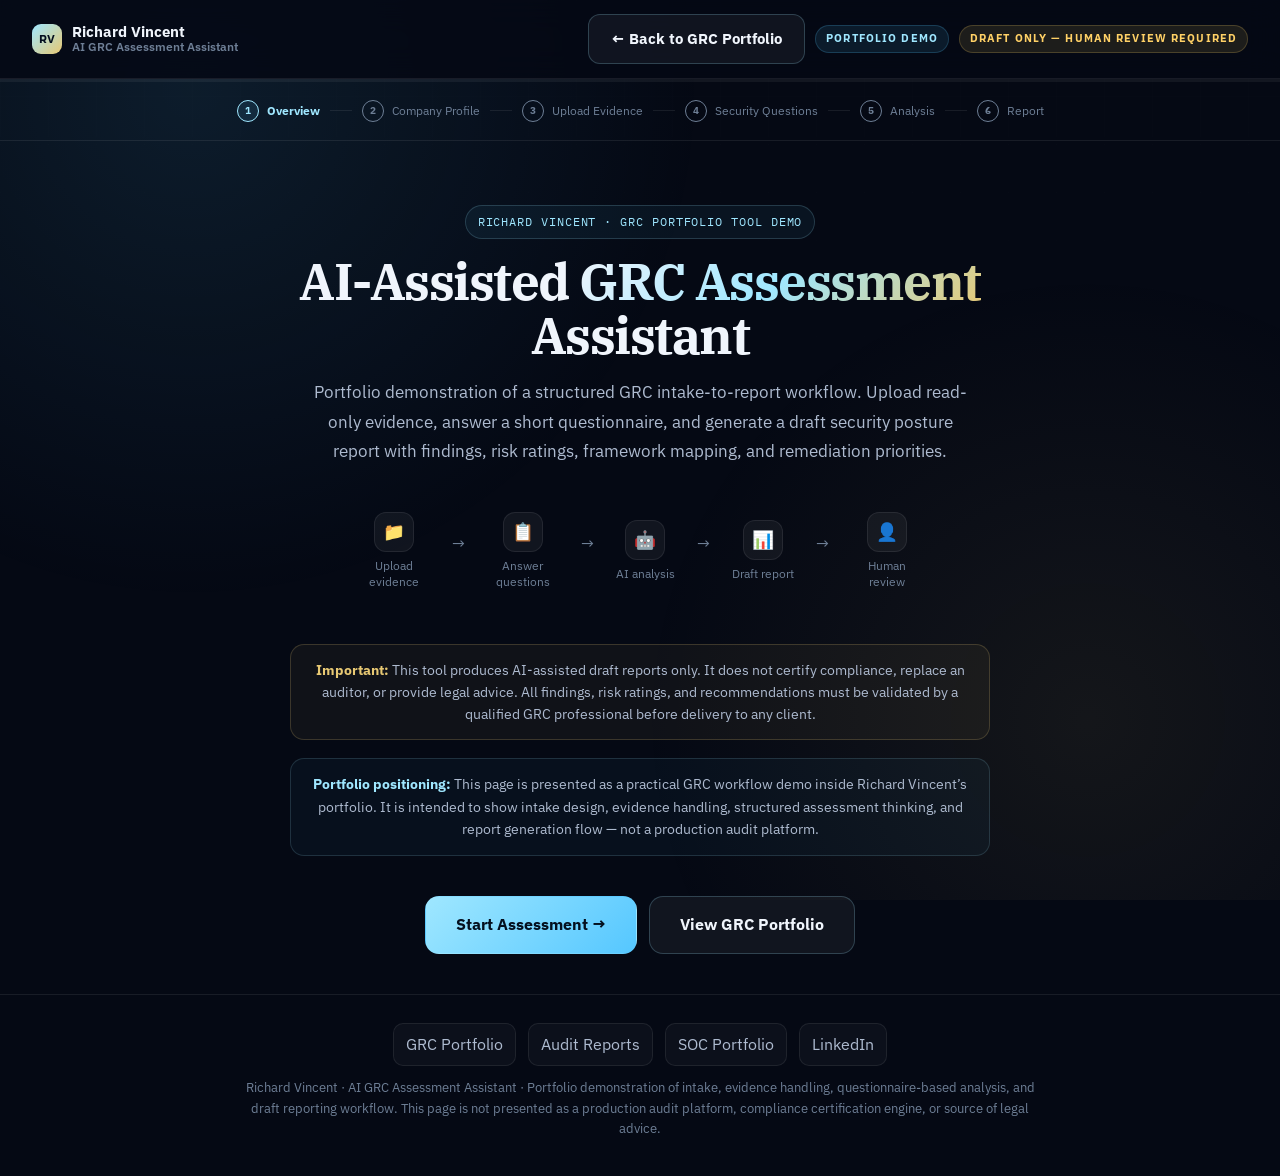
<file: assessment-assistant.html>
<!DOCTYPE html>
<html lang="en">
<head>
<meta charset="UTF-8"/>
<meta name="viewport" content="width=device-width, initial-scale=1.0"/>
<title>AI GRC Assessment Assistant | Richard Vincent</title>
<meta name="description" content="Richard Vincent portfolio demo: AI-assisted GRC readiness report generator. Upload evidence documents, answer intake questions, and generate a draft security posture report with findings, risk ratings, framework mapping, and remediation priorities."/>
<link rel="preconnect" href="https://fonts.googleapis.com"/>
<link rel="preconnect" href="https://fonts.gstatic.com" crossorigin/>
<link href="https://fonts.googleapis.com/css2?family=IBM+Plex+Serif:ital,wght@0,400;0,600;1,400&family=IBM+Plex+Sans:wght@300;400;500;600;700&family=IBM+Plex+Mono:wght@400;500;600&display=swap" rel="stylesheet"/>
<style>
:root {
  --bg: #050914;
  --surface: rgba(13,24,42,0.92);
  --surface-2: rgba(18,32,54,0.88);
  --text: #f0f5fc;
  --muted: #aebbd0;
  --muted-2: #6e7f96;
  --accent: #55c7ff;
  --accent-2: #9fe7ff;
  --gold: #e7c873;
  --gold-dim: rgba(231,200,115,0.15);
  --success: #8df2b0;
  --warning: #ffd166;
  --danger: #ff8b94;
  --border: rgba(255,255,255,0.08);
  --border-accent: rgba(159,231,255,0.22);
  --serif: "IBM Plex Serif", Georgia, serif;
  --sans: "IBM Plex Sans", system-ui, sans-serif;
  --mono: "IBM Plex Mono", monospace;
  --r-card: 20px;
  --r-btn: 12px;
}
*{box-sizing:border-box;margin:0;padding:0;}
html{scroll-behavior:smooth;overflow-x:hidden;}
body{font-family:var(--sans);color:var(--text);background:#050914;min-height:100vh;line-height:1.6;overflow-x:hidden;}
body::before{content:"";position:fixed;inset:0;pointer-events:none;background:radial-gradient(circle at 15% 10%,rgba(85,199,255,0.10),transparent 32rem),radial-gradient(circle at 85% 80%,rgba(231,200,115,0.07),transparent 28rem);z-index:0;}
body::after{content:"";position:fixed;inset:0;pointer-events:none;background-image:linear-gradient(rgba(255,255,255,0.015) 1px,transparent 1px),linear-gradient(90deg,rgba(255,255,255,0.015) 1px,transparent 1px);background-size:48px 48px;mask-image:linear-gradient(to bottom,rgba(0,0,0,0.5),transparent 60%);z-index:0;}

a{color:inherit;text-decoration:none;}
button{font:inherit;}
.app{position:relative;z-index:1;min-height:100vh;display:flex;flex-direction:column;}
.main{flex:1;padding:0;}

.topbar{
  display:flex;
  align-items:center;
  justify-content:space-between;
  gap:16px;
  padding:14px 32px;
  min-height:64px;
  border-bottom:1px solid var(--border);
  background:rgba(5,9,20,0.85);
  backdrop-filter:blur(16px);
  position:sticky;
  top:0;
  z-index:100;
}
.brand{display:flex;align-items:center;gap:10px;font-weight:700;font-size:0.95rem;}
.brand-mark{width:30px;height:30px;border-radius:9px;background:linear-gradient(135deg,var(--accent-2),var(--gold));display:grid;place-items:center;color:#04101f;font-size:0.72rem;font-weight:800;}
.brand-stack{display:flex;flex-direction:column;line-height:1.1;}
.brand-stack strong{font-size:0.92rem;}
.brand-stack span{font-size:0.74rem;color:var(--muted-2);font-weight:600;}
.topbar-right{display:flex;align-items:center;justify-content:flex-end;gap:10px;flex-wrap:wrap;}
.badge{padding:4px 10px;border-radius:999px;font-size:0.7rem;font-weight:700;letter-spacing:0.1em;text-transform:uppercase;}
.badge-ai{background:rgba(85,199,255,0.1);border:1px solid rgba(85,199,255,0.2);color:var(--accent-2);}
.badge-warn{background:rgba(255,209,102,0.1);border:1px solid rgba(255,209,102,0.2);color:var(--warning);}

.progress-bar{height:3px;background:rgba(255,255,255,0.06);position:relative;}
.progress-fill{height:100%;background:linear-gradient(90deg,var(--accent),var(--gold));border-radius:0 99px 99px 0;transition:width 0.4s ease;}
.step-indicators{
  display:flex;
  align-items:center;
  justify-content:center;
  flex-wrap:wrap;
  gap:10px;
  padding:18px 24px;
  border-bottom:1px solid var(--border);
  overflow-x:hidden;
}
.step-ind{
  display:flex;
  align-items:center;
  gap:8px;
  font-size:0.78rem;
  color:var(--muted-2);
  white-space:nowrap;
}
.step-ind.done{color:var(--success);}
.step-ind.active{color:var(--accent-2);font-weight:700;}
.step-dot{
  width:22px;
  height:22px;
  border-radius:50%;
  border:1px solid currentColor;
  display:grid;
  place-items:center;
  font-size:0.65rem;
  font-weight:700;
  flex-shrink:0;
}
.step-ind.done .step-dot{background:rgba(141,242,176,0.1);}
.step-ind.active .step-dot{background:rgba(85,199,255,0.1);}
.step-sep{
  width:22px;
  height:1px;
  background:var(--border);
  flex-shrink:0;
}

.step-view{display:none;animation:fadein 0.3s ease;}
.step-view.active{display:block;}
@keyframes fadein{from{opacity:0;transform:translateY(8px);}to{opacity:1;transform:none;}}

.page{max-width:760px;margin:0 auto;padding:40px 24px 80px;}
.page-wide{max-width:1040px;margin:0 auto;padding:40px 24px 80px;}

.hero-section{max-width:860px;margin:0 auto;padding:64px 24px 0;text-align:center;}
.hero-section h1{font-family:var(--serif);font-size:clamp(2.2rem,4vw,3.4rem);line-height:1.05;letter-spacing:-0.03em;margin-bottom:16px;}
.grad{background:linear-gradient(135deg,var(--text),var(--accent-2) 50%,var(--gold));-webkit-background-clip:text;background-clip:text;color:transparent;}
.hero-section p{color:var(--muted);font-size:1.04rem;line-height:1.75;max-width:660px;margin:0 auto 26px;}
.hero-kicker{
  display:inline-flex;
  align-items:center;
  gap:8px;
  margin-bottom:16px;
  padding:7px 12px;
  border-radius:999px;
  border:1px solid rgba(159,231,255,0.18);
  background:rgba(85,199,255,0.06);
  color:var(--accent-2);
  font-family:var(--mono);
  font-size:0.72rem;
  letter-spacing:0.08em;
  text-transform:uppercase;
}
.workflow{display:flex;align-items:center;justify-content:center;flex-wrap:wrap;gap:0;margin:32px auto 40px;max-width:680px;}
.wf-step{display:flex;flex-direction:column;align-items:center;gap:6px;padding:14px 18px;}
.wf-icon{width:40px;height:40px;border-radius:12px;background:rgba(255,255,255,0.05);border:1px solid var(--border);display:grid;place-items:center;font-size:1.1rem;}
.wf-label{font-size:0.72rem;color:var(--muted-2);text-align:center;max-width:72px;line-height:1.4;}
.wf-arrow{color:var(--muted-2);font-size:1rem;padding:0 4px;margin-top:-14px;}
.disclaimer-box{margin:0 auto 18px;max-width:700px;padding:14px 18px;border:1px solid rgba(231,200,115,0.2);border-radius:14px;background:rgba(231,200,115,0.05);color:var(--muted);font-size:0.86rem;line-height:1.6;}
.disclaimer-box strong{color:var(--gold);}
.portfolio-note{
  margin:0 auto 40px;
  max-width:700px;
  padding:14px 18px;
  border:1px solid rgba(159,231,255,0.15);
  border-radius:14px;
  background:rgba(85,199,255,0.04);
  color:var(--muted);
  font-size:0.86rem;
  line-height:1.65;
}
.portfolio-note strong{color:var(--accent-2);}

.btn{display:inline-flex;align-items:center;justify-content:center;gap:8px;padding:12px 22px;border-radius:var(--r-btn);border:1px solid transparent;font-size:0.92rem;font-weight:700;cursor:pointer;transition:0.18s ease;font-family:var(--sans);}
.btn-primary{background:linear-gradient(135deg,var(--accent-2),var(--accent));color:#04101f;}
.btn-primary:hover{transform:translateY(-2px);box-shadow:0 12px 32px rgba(85,199,255,0.2);}
.btn-ghost{background:rgba(255,255,255,0.05);border-color:var(--border-accent);color:var(--text);}
.btn-ghost:hover{background:rgba(255,255,255,0.09);transform:translateY(-1px);}
.btn-danger{background:rgba(255,139,148,0.1);border-color:rgba(255,139,148,0.2);color:var(--danger);}
.btn-lg{padding:15px 30px;font-size:1rem;border-radius:14px;}
.btn:disabled{opacity:0.4;cursor:not-allowed;transform:none !important;}

.section-label{font-family:var(--mono);font-size:0.7rem;font-weight:600;letter-spacing:0.16em;text-transform:uppercase;color:var(--gold);margin-bottom:10px;display:block;}
.section-title{font-family:var(--serif);font-size:clamp(1.6rem,3vw,2.4rem);letter-spacing:-0.03em;line-height:1.1;margin-bottom:12px;}
.section-intro{color:var(--muted);font-size:0.96rem;line-height:1.72;margin-bottom:28px;}

.intake-grid{display:grid;gap:14px;}
.field{display:flex;flex-direction:column;gap:7px;}
.field label{font-size:0.84rem;font-weight:600;color:var(--text);}
.field .hint{font-size:0.76rem;color:var(--muted-2);}
.field input,.field select,.field textarea{background:rgba(255,255,255,0.04);border:1px solid var(--border);border-radius:11px;color:var(--text);font-family:var(--sans);font-size:0.92rem;padding:11px 14px;transition:0.15s;}
.field input:focus,.field select:focus,.field textarea:focus{outline:none;border-color:var(--border-accent);background:rgba(85,199,255,0.04);}
.field select option{background:#0d1827;color:var(--text);}
.field textarea{resize:vertical;min-height:90px;line-height:1.6;}
.two-col{display:grid;grid-template-columns:1fr 1fr;gap:14px;}
.check-grid{display:grid;grid-template-columns:1fr 1fr;gap:8px;}
.check-item{display:flex;align-items:center;gap:9px;padding:9px 12px;border:1px solid var(--border);border-radius:10px;cursor:pointer;transition:0.15s;background:rgba(255,255,255,0.02);}
.check-item:hover{border-color:var(--border-accent);background:rgba(85,199,255,0.04);}
.check-item input{accent-color:var(--accent);width:15px;height:15px;cursor:pointer;}
.check-item span{font-size:0.84rem;color:var(--muted);}

.mode-grid{display:grid;grid-template-columns:repeat(4,1fr);gap:10px;margin:18px 0 22px;}
.mode-card{position:relative;display:flex;flex-direction:column;gap:6px;padding:14px;border:1px solid var(--border);border-radius:14px;background:rgba(255,255,255,0.03);cursor:pointer;transition:0.18s;}
.mode-card:hover{border-color:var(--border-accent);background:rgba(85,199,255,0.04);}
.mode-card input{position:absolute;opacity:0;pointer-events:none;}
.mode-card:has(input:checked){border-color:rgba(159,231,255,0.42);background:rgba(85,199,255,0.08);}
.mode-card strong{font-size:0.88rem;color:var(--text);}
.mode-card span{font-size:0.76rem;color:var(--muted);line-height:1.45;}
.security-note{margin:16px 0 0;padding:14px 16px;border:1px solid rgba(85,199,255,0.17);border-radius:13px;background:rgba(85,199,255,0.045);font-size:0.84rem;color:var(--muted);line-height:1.62;}
.security-note strong{color:var(--accent-2);}
.security-note code{font-family:var(--mono);color:var(--accent-2);}

.upload-zone{border:2px dashed rgba(159,231,255,0.18);border-radius:var(--r-card);padding:28px;text-align:center;cursor:pointer;transition:0.2s;background:rgba(85,199,255,0.02);}
.upload-zone:hover,.upload-zone.drag-over{border-color:rgba(159,231,255,0.4);background:rgba(85,199,255,0.05);}
.upload-zone .up-icon{font-size:2rem;margin-bottom:10px;display:block;}
.upload-zone p{color:var(--muted);font-size:0.88rem;}
.upload-zone strong{color:var(--accent-2);}
#file-input{display:none;}
.file-list{display:grid;gap:8px;margin-top:14px;}
.file-item{display:flex;align-items:center;gap:10px;padding:10px 13px;border:1px solid var(--border);border-radius:11px;background:rgba(255,255,255,0.03);}
.file-item .file-icon{font-size:1.1rem;flex-shrink:0;}
.file-item .file-name{flex:1;font-size:0.84rem;color:var(--text);overflow:hidden;text-overflow:ellipsis;white-space:nowrap;}
.file-item .file-size{font-size:0.75rem;color:var(--muted-2);font-family:var(--mono);flex-shrink:0;}
.file-item .file-remove{cursor:pointer;font-size:0.9rem;padding:2px 6px;border-radius:6px;transition:0.15s;background:none;border:none;color:var(--danger);}
.file-item .file-remove:hover{background:rgba(255,139,148,0.1);}
.reading-indicator{display:none;align-items:center;gap:8px;padding:10px 13px;border:1px solid rgba(85,199,255,0.15);border-radius:11px;background:rgba(85,199,255,0.05);font-size:0.84rem;color:var(--accent-2);margin-top:8px;}
.reading-indicator.show{display:flex;}
.spin{animation:spin 1s linear infinite;display:inline-block;}
@keyframes spin{to{transform:rotate(360deg);}}

.card{border:1px solid var(--border);border-radius:var(--r-card);background:linear-gradient(180deg,var(--surface),rgba(8,18,33,0.7));padding:24px;}
.card+.card{margin-top:14px;}

.analysis-screen{display:flex;flex-direction:column;align-items:center;justify-content:center;min-height:60vh;text-align:center;padding:40px 24px;}
.analysis-screen h2{font-family:var(--serif);font-size:1.8rem;letter-spacing:-0.02em;margin-bottom:12px;}
.analysis-screen p{color:var(--muted);max-width:460px;line-height:1.7;}
.progress-ring{width:80px;height:80px;margin:0 auto 28px;}
.progress-ring circle{fill:none;stroke-width:4;}
.ring-bg{stroke:rgba(255,255,255,0.07);}
.ring-fill{stroke:var(--accent-2);stroke-linecap:round;stroke-dasharray:220;stroke-dashoffset:220;animation:ring-anim 2.5s ease forwards;}
@keyframes ring-anim{to{stroke-dashoffset:22;}}
.analysis-steps{display:grid;gap:8px;margin-top:24px;text-align:left;max-width:380px;width:100%;}
.a-step{display:flex;align-items:center;gap:10px;padding:9px 12px;border-radius:10px;font-size:0.84rem;color:var(--muted-2);transition:0.3s;}
.a-step.done{color:var(--success);background:rgba(141,242,176,0.05);}
.a-step.active{color:var(--accent-2);background:rgba(85,199,255,0.05);}
.a-step-icon{width:18px;text-align:center;flex-shrink:0;}

.report-topbar{display:flex;align-items:center;justify-content:space-between;flex-wrap:wrap;gap:12px;margin-bottom:28px;padding-bottom:20px;border-bottom:1px solid var(--border);}
.report-topbar h2{font-family:var(--serif);font-size:1.5rem;letter-spacing:-0.02em;}
.report-actions{display:flex;gap:10px;flex-wrap:wrap;}
.report-meta{display:grid;grid-template-columns:repeat(4,1fr);gap:12px;margin-bottom:28px;}
.meta-card{padding:14px 16px;border:1px solid var(--border);border-radius:14px;background:rgba(255,255,255,0.03);}
.meta-card span{display:block;font-size:0.68rem;font-weight:700;text-transform:uppercase;letter-spacing:0.1em;color:var(--muted-2);margin-bottom:4px;font-family:var(--mono);}
.meta-card strong{font-size:0.92rem;color:var(--text);}
.report-section{margin-bottom:32px;}
.report-section h3{font-family:var(--serif);font-size:1.3rem;letter-spacing:-0.02em;margin-bottom:12px;padding-bottom:10px;border-bottom:1px solid rgba(255,255,255,0.06);}
.report-body-text{color:var(--muted);font-size:0.94rem;line-height:1.78;}
.report-body-text p{margin-bottom:14px;}
.report-body-text p:last-child{margin-bottom:0;}
.report-body-text strong{color:var(--text);}
.finding-block{margin-bottom:14px;border:1px solid var(--border);border-radius:14px;overflow:hidden;}
.finding-header{display:flex;align-items:center;gap:10px;padding:12px 16px;background:rgba(255,255,255,0.03);}
.finding-id{font-family:var(--mono);font-size:0.72rem;color:var(--muted-2);}
.finding-title{flex:1;font-weight:600;font-size:0.93rem;}
.risk-badge{padding:3px 9px;border-radius:999px;font-size:0.68rem;font-weight:800;text-transform:uppercase;letter-spacing:0.08em;flex-shrink:0;}
.risk-high{background:rgba(255,139,148,0.12);border:1px solid rgba(255,139,148,0.2);color:var(--danger);}
.risk-med{background:rgba(255,209,102,0.1);border:1px solid rgba(255,209,102,0.2);color:var(--warning);}
.risk-low{background:rgba(141,242,176,0.1);border:1px solid rgba(141,242,176,0.18);color:var(--success);}
.risk-info{background:rgba(85,199,255,0.1);border:1px solid rgba(85,199,255,0.18);color:var(--accent-2);}
.finding-body{padding:14px 16px;}
.finding-body p{color:var(--muted);font-size:0.88rem;line-height:1.7;margin-bottom:8px;}
.finding-body p:last-child{margin-bottom:0;}
.finding-label{font-size:0.67rem;font-weight:800;text-transform:uppercase;letter-spacing:0.1em;color:var(--accent-2);font-family:var(--mono);margin-bottom:3px;display:block;}
.fw-tag{display:inline-flex;padding:3px 8px;border-radius:7px;background:rgba(231,200,115,0.08);border:1px solid rgba(231,200,115,0.16);color:var(--gold);font-size:0.7rem;font-weight:600;font-family:var(--mono);margin:2px;}
.rec-row{display:grid;grid-template-columns:1fr auto auto;gap:12px;align-items:start;padding:11px 14px;border-bottom:1px solid rgba(255,255,255,0.04);font-size:0.88rem;}
.rec-row:last-child{border-bottom:0;}
.rec-text{color:var(--muted);}
.rec-text strong{color:var(--text);display:block;margin-bottom:3px;}
.pri-pill{padding:3px 9px;border-radius:8px;font-size:0.68rem;font-weight:700;text-transform:uppercase;letter-spacing:0.06em;white-space:nowrap;}
.pri-imm{background:rgba(255,139,148,0.12);color:var(--danger);}
.pri-30{background:rgba(255,209,102,0.1);color:var(--warning);}
.pri-90{background:rgba(141,242,176,0.1);color:var(--success);}
.owner-tag{font-size:0.76rem;color:var(--muted-2);font-family:var(--mono);white-space:nowrap;}
.exec-summary-box{padding:20px 24px;border-left:3px solid var(--accent-2);border-radius:0 14px 14px 0;background:rgba(85,199,255,0.05);margin-bottom:20px;}
.exec-summary-box p{color:var(--muted);font-size:0.94rem;line-height:1.78;}
.maturity-row{display:flex;align-items:center;gap:12px;padding:9px 0;border-bottom:1px solid rgba(255,255,255,0.04);}
.maturity-row:last-child{border-bottom:0;}
.m-label{width:200px;flex-shrink:0;font-size:0.84rem;color:var(--muted);}
.m-bar{flex:1;height:5px;background:rgba(255,255,255,0.07);border-radius:99px;overflow:hidden;}
.m-fill{height:100%;border-radius:99px;transition:width 1s ease;}
.m-fill.red{background:linear-gradient(90deg,rgba(255,139,148,0.5),var(--danger));}
.m-fill.amber{background:linear-gradient(90deg,rgba(255,209,102,0.5),var(--warning));}
.m-fill.green{background:linear-gradient(90deg,rgba(141,242,176,0.5),var(--success));}
.m-score{width:36px;text-align:right;font-size:0.76rem;font-family:var(--mono);color:var(--muted-2);}
.roadmap-col{padding:16px;border:1px solid var(--border);border-radius:14px;}
.roadmap-col h4{font-size:0.78rem;font-weight:700;text-transform:uppercase;letter-spacing:0.1em;margin-bottom:10px;font-family:var(--mono);}
.roadmap-col.imm h4{color:var(--danger);}
.roadmap-col.d30 h4{color:var(--warning);}
.roadmap-col.d90 h4{color:var(--success);}
.roadmap-item{display:flex;align-items:flex-start;gap:7px;padding:7px 0;border-bottom:1px solid rgba(255,255,255,0.04);font-size:0.83rem;color:var(--muted);}
.roadmap-item:last-child{border-bottom:0;}
.roadmap-item::before{content:"›";color:inherit;font-weight:700;flex-shrink:0;margin-top:1px;}
.roadmap-grid{display:grid;grid-template-columns:repeat(3,1fr);gap:12px;}
.fw-map-row{display:flex;align-items:flex-start;gap:12px;padding:10px 0;border-bottom:1px solid rgba(255,255,255,0.04);font-size:0.86rem;}
.fw-map-row:last-child{border-bottom:0;}
.fw-map-finding{flex:1;color:var(--muted);}
.fw-map-tags{display:flex;flex-wrap:wrap;gap:4px;flex-shrink:0;justify-content:flex-end;max-width:240px;}
.error-banner{padding:14px 18px;border:1px solid rgba(255,139,148,0.2);border-radius:12px;background:rgba(255,139,148,0.07);color:var(--danger);font-size:0.88rem;margin-bottom:16px;display:none;}
.error-banner.show{display:block;}

.step-nav{display:flex;align-items:center;justify-content:space-between;padding:20px 24px;border-top:1px solid var(--border);background:rgba(5,9,20,0.7);backdrop-filter:blur(12px);position:sticky;bottom:0;z-index:50;}

.footer{
  margin-top:40px;
  padding:28px 24px 36px;
  border-top:1px solid var(--border);
  color:var(--muted);
  text-align:center;
}
.footer-links{
  display:flex;
  justify-content:center;
  flex-wrap:wrap;
  gap:12px;
  margin-bottom:12px;
}
.footer-links a{
  padding:8px 12px;
  border:1px solid var(--border);
  border-radius:10px;
  background:rgba(255,255,255,0.03);
  transition:0.18s ease;
}
.footer-links a:hover{
  border-color:var(--border-accent);
  color:var(--accent-2);
}
.footer small{display:block;font-size:0.8rem;line-height:1.6;color:var(--muted-2);max-width:820px;margin:0 auto;}

.toast{position:fixed;bottom:24px;right:24px;padding:12px 18px;border-radius:12px;background:rgba(18,32,54,0.95);border:1px solid var(--border-accent);color:var(--text);font-size:0.88rem;box-shadow:0 16px 40px rgba(0,0,0,0.4);transform:translateY(80px);opacity:0;transition:0.3s;z-index:999;}
.toast.show{transform:none;opacity:1;}

@media(max-width:700px){
  .two-col,.check-grid,.report-meta,.roadmap-grid,.mode-grid{grid-template-columns:1fr;}
  .topbar{padding:14px 16px;align-items:flex-start;flex-direction:column;}
  .topbar-right{justify-content:flex-start;}
  .badge{font-size:0.62rem;padding:4px 8px;}
  .page,.page-wide{padding:28px 16px 80px;}
  .step-indicators{padding:14px 12px;justify-content:flex-start;gap:8px;}
  .step-ind{font-size:0.72rem;}
  .step-sep{display:none;}
  .rec-row{grid-template-columns:1fr;}
  .footer-links{flex-direction:column;align-items:stretch;}
}
</style>
</head>
<body>
<div class="app">

<div class="topbar">
  <div class="brand">
    <div class="brand-mark">RV</div>
    <div class="brand-stack">
      <strong>Richard Vincent</strong>
      <span>AI GRC Assessment Assistant</span>
    </div>
  </div>
  <div class="topbar-right">
    <a class="btn btn-ghost" href="index.html">← Back to GRC Portfolio</a>
    <span class="badge badge-ai">Portfolio Demo</span>
    <span class="badge badge-warn">Draft Only — Human Review Required</span>
  </div>
</div>

<div class="progress-bar"><div class="progress-fill" id="progress-fill" style="width:0%"></div></div>
<div class="step-indicators" id="step-indicators">
  <div class="step-ind active" data-step="0"><div class="step-dot">1</div><span>Overview</span></div>
  <div class="step-sep"></div>
  <div class="step-ind" data-step="1"><div class="step-dot">2</div><span>Company Profile</span></div>
  <div class="step-sep"></div>
  <div class="step-ind" data-step="2"><div class="step-dot">3</div><span>Upload Evidence</span></div>
  <div class="step-sep"></div>
  <div class="step-ind" data-step="3"><div class="step-dot">4</div><span>Security Questions</span></div>
  <div class="step-sep"></div>
  <div class="step-ind" data-step="4"><div class="step-dot">5</div><span>Analysis</span></div>
  <div class="step-sep"></div>
  <div class="step-ind" data-step="5"><div class="step-dot">6</div><span>Report</span></div>
</div>

<main class="main">

<div class="step-view active" id="step-0">
  <div class="hero-section">
    <div class="hero-kicker">Richard Vincent · GRC Portfolio Tool Demo</div>
    <h1>AI-Assisted <span class="grad">GRC Assessment</span> Assistant</h1>
    <p>
      Portfolio demonstration of a structured GRC intake-to-report workflow.
      Upload read-only evidence, answer a short questionnaire, and generate a draft
      security posture report with findings, risk ratings, framework mapping, and remediation priorities.
    </p>

    <div class="workflow">
      <div class="wf-step"><div class="wf-icon">📁</div><div class="wf-label">Upload evidence</div></div>
      <div class="wf-arrow">→</div>
      <div class="wf-step"><div class="wf-icon">📋</div><div class="wf-label">Answer questions</div></div>
      <div class="wf-arrow">→</div>
      <div class="wf-step"><div class="wf-icon">🤖</div><div class="wf-label">AI analysis</div></div>
      <div class="wf-arrow">→</div>
      <div class="wf-step"><div class="wf-icon">📊</div><div class="wf-label">Draft report</div></div>
      <div class="wf-arrow">→</div>
      <div class="wf-step"><div class="wf-icon">👤</div><div class="wf-label">Human review</div></div>
    </div>

    <div class="disclaimer-box">
      <strong>Important:</strong> This tool produces AI-assisted draft reports only. It does not certify compliance,
      replace an auditor, or provide legal advice. All findings, risk ratings, and recommendations must be validated
      by a qualified GRC professional before delivery to any client.
    </div>

    <div class="portfolio-note">
      <strong>Portfolio positioning:</strong> This page is presented as a practical GRC workflow demo inside Richard Vincent’s portfolio.
      It is intended to show intake design, evidence handling, structured assessment thinking, and report generation flow —
      not a production audit platform.
    </div>

    <div style="display:flex;justify-content:center;gap:12px;flex-wrap:wrap;">
      <button class="btn btn-primary btn-lg" onclick="goTo(1)">Start Assessment →</button>
      <a class="btn btn-ghost btn-lg" href="index.html">View GRC Portfolio</a>
    </div>
  </div>
</div>

<div class="step-view" id="step-1">
  <div class="page">
    <span class="section-label">Step 1 of 4</span>
    <h2 class="section-title">Company Profile</h2>
    <p class="section-intro">Basic information about the client organization. This shapes the risk context and framework applicability of the report.</p>

    <div class="intake-grid">
      <div class="two-col">
        <div class="field">
          <label>Organization Name *</label>
          <input type="text" id="org-name" placeholder="e.g. Meridian Consulting Group"/>
        </div>
        <div class="field">
          <label>Industry / Sector *</label>
          <select id="org-industry">
            <option value="">Select industry…</option>
            <option>Professional Services</option>
            <option>Healthcare</option>
            <option>Finance / Banking</option>
            <option>Retail / E-commerce</option>
            <option>Technology / SaaS</option>
            <option>Manufacturing</option>
            <option>Education</option>
            <option>Government / Public Sector</option>
            <option>Non-Profit</option>
            <option>Other</option>
          </select>
        </div>
      </div>

      <div class="two-col">
        <div class="field">
          <label>Number of Employees</label>
          <select id="org-size">
            <option value="">Select size…</option>
            <option>1–10</option>
            <option>11–50</option>
            <option>51–200</option>
            <option>201–500</option>
            <option>500+</option>
          </select>
        </div>
        <div class="field">
          <label>Primary Technology Environment</label>
          <select id="org-tech">
            <option value="">Select environment…</option>
            <option>Microsoft 365 / Azure</option>
            <option>Google Workspace</option>
            <option>AWS</option>
            <option>On-premises / Hybrid</option>
            <option>Mixed cloud</option>
            <option>Unknown / Not documented</option>
          </select>
        </div>
      </div>

      <div class="field">
        <label>Dedicated IT / Security Staff?</label>
        <select id="org-it">
          <option value="">Select…</option>
          <option>No dedicated IT or security staff</option>
          <option>Part-time / shared IT resource</option>
          <option>Managed Service Provider (MSP) only</option>
          <option>In-house IT team, no dedicated security</option>
          <option>Dedicated IT and security team</option>
        </select>
      </div>

      <div class="field">
        <label>Assessment Purpose</label>
        <select id="org-purpose">
          <option value="">Select…</option>
          <option>General security posture review</option>
          <option>Audit readiness / compliance preparation</option>
          <option>Following an incident or near-miss</option>
          <option>New client / onboarding review</option>
          <option>Periodic scheduled review</option>
          <option>Regulatory requirement</option>
        </select>
      </div>

      <div class="field">
        <label>Applicable Frameworks / Compliance Requirements</label>
        <span class="hint">Select all that apply</span>
        <div class="check-grid" style="margin-top:6px;">
          <label class="check-item"><input type="checkbox" name="framework" value="NIST CSF 2.0"/><span>NIST CSF 2.0</span></label>
          <label class="check-item"><input type="checkbox" name="framework" value="ISO 27001:2022"/><span>ISO 27001:2022</span></label>
          <label class="check-item"><input type="checkbox" name="framework" value="CIS Controls v8"/><span>CIS Controls v8</span></label>
          <label class="check-item"><input type="checkbox" name="framework" value="SOC 2"/><span>SOC 2</span></label>
          <label class="check-item"><input type="checkbox" name="framework" value="PCI DSS"/><span>PCI DSS</span></label>
          <label class="check-item"><input type="checkbox" name="framework" value="HIPAA"/><span>HIPAA</span></label>
        </div>
      </div>

      <div class="field">
        <label>Assessment Output Mode</label>
        <span class="hint">Choose the primary report style. You can still include other sections in the final report.</span>
        <div class="mode-grid">
          <label class="mode-card">
            <input type="radio" name="assessment-mode" value="Executive Posture Report" checked />
            <strong>Executive</strong>
            <span>Board-ready summary, top risks, and roadmap.</span>
          </label>
          <label class="mode-card">
            <input type="radio" name="assessment-mode" value="Audit Findings Report" />
            <strong>Audit</strong>
            <span>Findings, evidence gaps, and framework citations.</span>
          </label>
          <label class="mode-card">
            <input type="radio" name="assessment-mode" value="Risk Register" />
            <strong>Risk</strong>
            <span>Risk register, owners, severity, and treatment plan.</span>
          </label>
          <label class="mode-card">
            <input type="radio" name="assessment-mode" value="Compliance Readiness Report" />
            <strong>Compliance</strong>
            <span>NIST, ISO, CIS, SOC 2, or PCI readiness view.</span>
          </label>
        </div>
      </div>

      <div class="field">
        <label>Additional Context <span style="color:var(--muted-2);font-weight:400;">(optional)</span></label>
        <textarea id="org-context" placeholder="Any known concerns, recent incidents, specific focus areas, or relevant background…"></textarea>
      </div>
    </div>

    <div class="error-banner" id="step1-error">Please fill in the required fields: Organization Name and Industry.</div>
  </div>
  <div class="step-nav">
    <button class="btn btn-ghost" onclick="goTo(0)">← Back</button>
    <button class="btn btn-primary" onclick="validateStep1()">Next: Upload Evidence →</button>
  </div>
</div>

<div class="step-view" id="step-2">
  <div class="page">
    <span class="section-label">Step 2 of 4</span>
    <h2 class="section-title">Upload Evidence Documents</h2>
    <p class="section-intro">Upload any available security documentation. The AI will extract relevant information from each file. Upload what you have — missing documents will be flagged as control gaps.</p>

    <div class="card" style="margin-bottom:14px;">
      <div style="font-size:0.78rem;font-weight:700;text-transform:uppercase;letter-spacing:0.1em;color:var(--muted-2);font-family:var(--mono);margin-bottom:10px;">Suggested Evidence Types</div>
      <div class="check-grid">
        <div style="padding:7px 10px;border-radius:9px;background:rgba(255,255,255,0.02);border:1px solid var(--border);font-size:0.82rem;color:var(--muted);">📄 Security policies</div>
        <div style="padding:7px 10px;border-radius:9px;background:rgba(255,255,255,0.02);border:1px solid var(--border);font-size:0.82rem;color:var(--muted);">📋 Asset inventory</div>
        <div style="padding:7px 10px;border-radius:9px;background:rgba(255,255,255,0.02);border:1px solid var(--border);font-size:0.82rem;color:var(--muted);">👥 Access review exports</div>
        <div style="padding:7px 10px;border-radius:9px;background:rgba(255,255,255,0.02);border:1px solid var(--border);font-size:0.82rem;color:var(--muted);">🔍 Vulnerability scan reports</div>
        <div style="padding:7px 10px;border-radius:9px;background:rgba(255,255,255,0.02);border:1px solid var(--border);font-size:0.82rem;color:var(--muted);">🏢 Vendor list</div>
        <div style="padding:7px 10px;border-radius:9px;background:rgba(255,255,255,0.02);border:1px solid var(--border);font-size:0.82rem;color:var(--muted);">🚨 Incident response plan</div>
        <div style="padding:7px 10px;border-radius:9px;background:rgba(255,255,255,0.02);border:1px solid var(--border);font-size:0.82rem;color:var(--muted);">💾 Backup/logging evidence</div>
        <div style="padding:7px 10px;border-radius:9px;background:rgba(255,255,255,0.02);border:1px solid var(--border);font-size:0.82rem;color:var(--muted);">📊 Security questionnaire</div>
      </div>
    </div>

    <div class="upload-zone" id="drop-zone" onclick="document.getElementById('file-input').click()">
      <span class="up-icon">📁</span>
      <p><strong>Click to upload</strong> or drag and drop files here</p>
      <p style="margin-top:6px;font-size:0.78rem;color:var(--muted-2);">PDF, DOCX, TXT, CSV — up to 10MB per file</p>
    </div>
    <input type="file" id="file-input" multiple accept=".pdf,.docx,.txt,.csv,.xlsx,.doc" onchange="handleFiles(this.files)"/>
    <div class="file-list" id="file-list"></div>
    <div class="reading-indicator" id="reading-indicator"><span class="spin">⟳</span> Reading file contents…</div>

    <div style="margin-top:18px;padding:12px 16px;border:1px solid rgba(255,209,102,0.16);border-radius:12px;background:rgba(255,209,102,0.04);font-size:0.84rem;color:var(--muted);">
      <strong style="color:var(--warning);">No files?</strong> You can skip this step and the AI will base its assessment entirely on your questionnaire answers — noting all missing evidence as control gaps.
    </div>

    <div class="security-note">
      <strong>Security design:</strong> This front-end should not call OpenAI, Anthropic, or any AI provider directly from the browser.
      In production, evidence should be sent to a secure backend endpoint such as <code>/api/grc-assessment</code>, where API keys are protected,
      file handling can be logged, and retention rules can be enforced.
    </div>
  </div>
  <div class="step-nav">
    <button class="btn btn-ghost" onclick="goTo(1)">← Back</button>
    <button class="btn btn-primary" onclick="goTo(3)">Next: Security Questions →</button>
  </div>
</div>

<div class="step-view" id="step-3">
  <div class="page">
    <span class="section-label">Step 3 of 4</span>
    <h2 class="section-title">Security Questionnaire</h2>
    <p class="section-intro">Answer as accurately as possible. “Partial” or “Unknown” are valid answers — they become findings. The AI uses these responses to fill gaps not covered by uploaded documents.</p>

    <div class="intake-grid">

      <div class="card">
        <div class="section-label" style="margin-bottom:12px;">Access Control & Identity</div>
        <div class="intake-grid">
          <div class="field">
            <label>Is multi-factor authentication (MFA) enforced for all users?</label>
            <select id="q-mfa"><option value="">Select…</option><option>Yes — all users</option><option>Partial — admin accounts only</option><option>No</option><option>Unknown</option></select>
          </div>
          <div class="field">
            <label>Is there a formal offboarding process that includes access revocation?</label>
            <select id="q-offboard"><option value="">Select…</option><option>Yes — documented and followed</option><option>Yes — informal process exists</option><option>No</option><option>Unknown</option></select>
          </div>
          <div class="field">
            <label>Are access reviews conducted periodically?</label>
            <select id="q-accessreview"><option value="">Select…</option><option>Yes — quarterly or more frequent</option><option>Yes — annually</option><option>No</option><option>Unknown</option></select>
          </div>
          <div class="field">
            <label>Are shared or generic accounts in use?</label>
            <select id="q-shared"><option value="">Select…</option><option>No shared accounts</option><option>Yes — for some systems</option><option>Yes — widely used</option><option>Unknown</option></select>
          </div>
        </div>
      </div>

      <div class="card">
        <div class="section-label" style="margin-bottom:12px;">Logging & Monitoring</div>
        <div class="intake-grid">
          <div class="field">
            <label>Is security event logging enabled across systems?</label>
            <select id="q-logging"><option value="">Select…</option><option>Yes — comprehensive coverage</option><option>Partial — some systems</option><option>No</option><option>Unknown</option></select>
          </div>
          <div class="field">
            <label>Are security alerts or notifications configured?</label>
            <select id="q-alerts"><option value="">Select…</option><option>Yes — alerts reviewed regularly</option><option>Yes — configured but not reviewed</option><option>No</option><option>Unknown</option></select>
          </div>
          <div class="field">
            <label>How long are logs retained?</label>
            <select id="q-retention"><option value="">Select…</option><option>12+ months</option><option>6–12 months</option><option>Under 90 days</option><option>No retention policy</option><option>Unknown</option></select>
          </div>
        </div>
      </div>

      <div class="card">
        <div class="section-label" style="margin-bottom:12px;">Data Protection & Backup</div>
        <div class="intake-grid">
          <div class="field">
            <label>Are backups tested / restoration verified?</label>
            <select id="q-backup"><option value="">Select…</option><option>Yes — tested regularly (quarterly+)</option><option>Yes — tested occasionally</option><option>Backups exist but never tested</option><option>No backups</option><option>Unknown</option></select>
          </div>
          <div class="field">
            <label>Is data encrypted at rest on endpoints?</label>
            <select id="q-encrypt"><option value="">Select…</option><option>Yes — all devices</option><option>Partial</option><option>No</option><option>Unknown</option></select>
          </div>
          <div class="field">
            <label>Does a data classification policy exist?</label>
            <select id="q-classify"><option value="">Select…</option><option>Yes — documented and followed</option><option>Informal classification only</option><option>No</option><option>Unknown</option></select>
          </div>
        </div>
      </div>

      <div class="card">
        <div class="section-label" style="margin-bottom:12px;">Vulnerability & Patch Management</div>
        <div class="intake-grid">
          <div class="field">
            <label>How frequently are systems patched?</label>
            <select id="q-patching"><option value="">Select…</option><option>Within 14 days of release</option><option>Monthly</option><option>Quarterly or less frequent</option><option>Ad hoc / no schedule</option><option>Unknown</option></select>
          </div>
          <div class="field">
            <label>Is a complete hardware/software asset inventory maintained?</label>
            <select id="q-inventory"><option value="">Select…</option><option>Yes — current and accurate</option><option>Partially documented</option><option>No</option><option>Unknown</option></select>
          </div>
          <div class="field">
            <label>Are any end-of-life (EOL) systems in use?</label>
            <select id="q-eol"><option value="">Select…</option><option>No known EOL systems</option><option>Yes — some</option><option>Yes — significant exposure</option><option>Unknown</option></select>
          </div>
        </div>
      </div>

      <div class="card">
        <div class="section-label" style="margin-bottom:12px;">Governance & Policy</div>
        <div class="intake-grid">
          <div class="field">
            <label>Does a formal information security policy exist?</label>
            <select id="q-policy"><option value="">Select…</option><option>Yes — documented, reviewed annually</option><option>Yes — outdated / not reviewed</option><option>No</option><option>Unknown</option></select>
          </div>
          <div class="field">
            <label>Is security awareness training provided to staff?</label>
            <select id="q-training"><option value="">Select…</option><option>Yes — annual training with records</option><option>Yes — informal / ad hoc</option><option>No</option><option>Unknown</option></select>
          </div>
          <div class="field">
            <label>Is there a documented incident response plan?</label>
            <select id="q-irplan"><option value="">Select…</option><option>Yes — documented and tested</option><option>Yes — documented but untested</option><option>No</option><option>Unknown</option></select>
          </div>
          <div class="field">
            <label>Are third-party vendors with system access subject to security requirements?</label>
            <select id="q-vendor"><option value="">Select…</option><option>Yes — formal vendor risk program</option><option>Partially — some vendors reviewed</option><option>No</option><option>Unknown</option></select>
          </div>
        </div>
      </div>

      <div class="field">
        <label>Additional observations or context for the AI analyst <span style="color:var(--muted-2);font-weight:400;">(optional)</span></label>
        <textarea id="q-notes" placeholder="Any recent incidents, known concerns, specific risks you want highlighted, or context the AI should consider…" style="min-height:100px;"></textarea>
      </div>
    </div>

    <div class="error-banner" id="step3-error">Please answer at least the key questions before generating the report.</div>
  </div>
  <div class="step-nav">
    <button class="btn btn-ghost" onclick="goTo(2)">← Back</button>
    <button class="btn btn-primary" onclick="validateStep3()">Generate Report →</button>
  </div>
</div>

<div class="step-view" id="step-4">
  <div class="analysis-screen">
    <svg class="progress-ring" viewBox="0 0 80 80">
      <circle class="ring-bg" cx="40" cy="40" r="35"/>
      <circle class="ring-fill" cx="40" cy="40" r="35" transform="rotate(-90 40 40)"/>
    </svg>
    <h2>Analyzing Evidence</h2>
    <p>The AI is reviewing your documents and questionnaire responses to identify control gaps, assess risk, and map findings to frameworks.</p>
    <div class="analysis-steps" id="analysis-steps">
      <div class="a-step active" id="as-1"><span class="a-step-icon">⟳</span> Reading uploaded evidence</div>
      <div class="a-step" id="as-2"><span class="a-step-icon">○</span> Extracting risk indicators</div>
      <div class="a-step" id="as-3"><span class="a-step-icon">○</span> Mapping to frameworks (NIST / ISO / CIS)</div>
      <div class="a-step" id="as-4"><span class="a-step-icon">○</span> Assigning risk ratings</div>
      <div class="a-step" id="as-5"><span class="a-step-icon">○</span> Generating remediation roadmap</div>
      <div class="a-step" id="as-6"><span class="a-step-icon">○</span> Drafting executive summary</div>
    </div>
  </div>
</div>

<div class="step-view" id="step-5">
  <div class="page-wide">
    <div class="report-topbar">
      <div>
        <div style="font-family:var(--mono);font-size:0.7rem;color:var(--muted-2);letter-spacing:0.1em;text-transform:uppercase;margin-bottom:6px;">AI-Assisted Draft · Richard Vincent Portfolio Demo</div>
        <h2>GRC Security Posture Report</h2>
      </div>
      <div class="report-actions">
        <a class="btn btn-ghost" href="index.html">← Back to Portfolio</a>
        <button class="btn btn-ghost" onclick="window.print()">🖨 Print / Save PDF</button>
        <button class="btn btn-ghost" onclick="startOver()">↺ New Assessment</button>
      </div>
    </div>

    <div class="report-meta" id="report-meta"></div>
    <div id="report-content"></div>

    <div style="margin-top:32px;padding:16px 20px;border:1px solid rgba(231,200,115,0.18);border-radius:14px;background:rgba(231,200,115,0.05);">
      <strong style="color:var(--gold);font-size:0.84rem;">Analyst Review Required</strong>
      <p style="color:var(--muted);font-size:0.84rem;margin-top:6px;line-height:1.6;">This report was generated with AI assistance and must be reviewed by a qualified GRC professional before delivery. Verify all findings against source evidence, adjust risk ratings as appropriate, and remove or modify any outputs that do not reflect the actual client environment.</p>
    </div>
  </div>
</div>

</main>

<footer class="footer">
  <div class="footer-links">
    <a href="index.html">GRC Portfolio</a>
    <a href="blog.html">Audit Reports</a>
    <a href="https://richvince.github.io" target="_blank" rel="noopener">SOC Portfolio</a>
    <a href="https://www.linkedin.com/in/richvince" target="_blank" rel="noopener">LinkedIn</a>
  </div>
  <small>
    Richard Vincent · AI GRC Assessment Assistant · Portfolio demonstration of intake, evidence handling, questionnaire-based analysis, and draft reporting workflow.
    This page is not presented as a production audit platform, compliance certification engine, or source of legal advice.
  </small>
</footer>

</div>

<div class="toast" id="toast"></div>

<script>
let currentStep = 0;
let uploadedFiles = [];
let fileContents = [];
let reportData = {};

function goTo(step) {
  document.querySelectorAll('.step-view').forEach(v => v.classList.remove('active'));
  document.getElementById('step-' + step).classList.add('active');
  document.querySelectorAll('.step-ind').forEach((ind, i) => {
    ind.classList.remove('active', 'done');
    if (i < step) ind.classList.add('done');
    if (i === step) ind.classList.add('active');
  });
  const pct = (step / 5) * 100;
  document.getElementById('progress-fill').style.width = pct + '%';
  currentStep = step;
  window.scrollTo(0, 0);
}

function validateStep1() {
  const name = document.getElementById('org-name').value.trim();
  const ind = document.getElementById('org-industry').value;
  const err = document.getElementById('step1-error');
  if (!name || !ind) { err.classList.add('show'); return; }
  err.classList.remove('show');
  goTo(2);
}

function validateStep3() {
  const answered = ['q-mfa','q-logging','q-backup','q-patching','q-policy']
    .filter(id => document.getElementById(id).value !== '');
  if (answered.length < 3) {
    document.getElementById('step3-error').classList.add('show');
    return;
  }
  document.getElementById('step3-error').classList.remove('show');
  goTo(4);
  runAnalysis();
}

const dropZone = document.getElementById('drop-zone');
dropZone.addEventListener('dragover', e => { e.preventDefault(); dropZone.classList.add('drag-over'); });
dropZone.addEventListener('dragleave', () => dropZone.classList.remove('drag-over'));
dropZone.addEventListener('drop', e => { e.preventDefault(); dropZone.classList.remove('drag-over'); handleFiles(e.dataTransfer.files); });

function handleFiles(files) {
  const indicator = document.getElementById('reading-indicator');
  Array.from(files).forEach(file => {
    if (uploadedFiles.find(f => f.name === file.name)) return;
    if (file.size > 10 * 1024 * 1024) { showToast('File too large: ' + file.name); return; }
    uploadedFiles.push(file);
    indicator.classList.add('show');
    readFileContent(file).then(content => {
      fileContents.push({ name: file.name, content: content });
      indicator.classList.remove('show');
      renderFileList();
    });
  });
  renderFileList();
}

function readFileContent(file) {
  return new Promise(resolve => {
    const reader = new FileReader();
    reader.onload = e => resolve(e.target.result);
    reader.onerror = () => resolve('[Could not read file: ' + file.name + ']');
    if (file.type === 'application/pdf') {
      resolve('[PDF uploaded: ' + file.name + ' — ' + (file.size/1024).toFixed(0) + 'KB. PDF text extraction requires backend/server-side processing in production; this prototype treats the file as evidence of document existence.]');
    } else {
      reader.readAsText(file);
    }
  });
}

function renderFileList() {
  const list = document.getElementById('file-list');
  list.innerHTML = uploadedFiles.map((f, i) => `
    <div class="file-item">
      <span class="file-icon">${fileIcon(f.name)}</span>
      <span class="file-name">${f.name}</span>
      <span class="file-size">${(f.size/1024).toFixed(0)}KB</span>
      <button class="file-remove" onclick="removeFile(${i})">✕</button>
    </div>
  `).join('');
}

function fileIcon(name) {
  const lower = name.toLowerCase();
  if (lower.endsWith('.pdf')) return '📄';
  if (lower.endsWith('.csv') || lower.endsWith('.xlsx')) return '📊';
  if (lower.endsWith('.docx') || lower.endsWith('.doc')) return '📝';
  return '📃';
}

function removeFile(i) {
  uploadedFiles.splice(i, 1);
  fileContents.splice(i, 1);
  renderFileList();
}

function buildPrompt() {
  const org = document.getElementById('org-name').value.trim();
  const industry = document.getElementById('org-industry').value;
  const size = document.getElementById('org-size').value;
  const tech = document.getElementById('org-tech').value;
  const itStaff = document.getElementById('org-it').value;
  const purpose = document.getElementById('org-purpose').value;
  const context = document.getElementById('org-context').value.trim();
  const frameworks = Array.from(document.querySelectorAll('input[name="framework"]:checked')).map(c => c.value).join(', ') || 'NIST CSF 2.0, ISO 27001:2022, CIS Controls v8';
  const assessmentMode = document.querySelector('input[name="assessment-mode"]:checked')?.value || 'Executive Posture Report';

  const qa = {
    'MFA enforcement': document.getElementById('q-mfa').value,
    'Offboarding process': document.getElementById('q-offboard').value,
    'Access reviews': document.getElementById('q-accessreview').value,
    'Shared accounts': document.getElementById('q-shared').value,
    'Security logging': document.getElementById('q-logging').value,
    'Security alerts': document.getElementById('q-alerts').value,
    'Log retention': document.getElementById('q-retention').value,
    'Backup testing': document.getElementById('q-backup').value,
    'Encryption at rest': document.getElementById('q-encrypt').value,
    'Data classification': document.getElementById('q-classify').value,
    'Patching frequency': document.getElementById('q-patching').value,
    'Asset inventory': document.getElementById('q-inventory').value,
    'EOL systems': document.getElementById('q-eol').value,
    'Security policy': document.getElementById('q-policy').value,
    'Security awareness training': document.getElementById('q-training').value,
    'Incident response plan': document.getElementById('q-irplan').value,
    'Vendor risk management': document.getElementById('q-vendor').value,
    'Additional notes': document.getElementById('q-notes').value,
  };

  const qLines = Object.entries(qa).filter(([k,v]) => v).map(([k,v]) => `- ${k}: ${v}`).join('\n');
  const fileSection = fileContents.length > 0
    ? '\n\nUPLOADED EVIDENCE DOCUMENTS:\n' + fileContents.map(f => `\n--- ${f.name} ---\n${String(f.content).slice(0, 3000)}`).join('\n')
    : '\n\nNo documents uploaded. Base assessment entirely on questionnaire responses. Note all missing evidence types as control gaps.';

  return `You are a senior GRC analyst producing an AI-assisted security posture report. This is a DRAFT that will be reviewed by a human professional before delivery.

CLIENT PROFILE:
- Organization: ${org}
- Industry: ${industry}
- Size: ${size}
- Technology: ${tech}
- IT/Security Staff: ${itStaff}
- Assessment Purpose: ${purpose}
- Applicable Frameworks: ${frameworks}
- Requested Output Mode: ${assessmentMode}
${context ? '- Additional Context: ' + context : ''}

QUESTIONNAIRE RESPONSES:
${qLines}
${fileSection}

Produce a structured GRC Security Posture Report in valid JSON. Tailor emphasis to the requested output mode while still including the full required JSON structure. Return ONLY the JSON object — no markdown, no explanation, no code fences.`;
}

async function runAnalysis() {
  const steps = ['as-1','as-2','as-3','as-4','as-5','as-6'];
  let si = 0;

  const tick = () => {
    if (si > 0) {
      document.getElementById(steps[si-1]).classList.remove('active');
      document.getElementById(steps[si-1]).classList.add('done');
      document.getElementById(steps[si-1]).querySelector('.a-step-icon').textContent = '✓';
    }
    if (si < steps.length) {
      document.getElementById(steps[si]).classList.add('active');
      document.getElementById(steps[si]).querySelector('.a-step-icon').innerHTML = '<span class="spin">⟳</span>';
      si++;
    }
  };

  tick();
  const tickInterval = setInterval(tick, 1500);

  try {
    const prompt = buildPrompt();
    const response = await fetch('/api/grc-assessment', {
      method: 'POST',
      headers: { 'Content-Type': 'application/json' },
      body: JSON.stringify({
        prompt,
        metadata: {
          tool: 'AI GRC Assessment Assistant',
          mode: document.querySelector('input[name="assessment-mode"]:checked')?.value || 'Executive Posture Report',
          organization: document.getElementById('org-name').value.trim(),
          generatedAt: new Date().toISOString()
        }
      })
    });

    clearInterval(tickInterval);
    steps.forEach(s => {
      document.getElementById(s).classList.remove('active');
      document.getElementById(s).classList.add('done');
      document.getElementById(s).querySelector('.a-step-icon').textContent = '✓';
    });

    if (!response.ok) throw new Error('Backend endpoint unavailable or returned status ' + response.status);

    const data = await response.json();
    if (data.report) {
      reportData = data.report;
    } else if (data.text) {
      reportData = JSON.parse(data.text);
    } else {
      throw new Error('Invalid backend response');
    }

    renderReport(reportData);
    goTo(5);
  } catch (err) {
    clearInterval(tickInterval);
    console.error(err);
    reportData = buildFallbackReport();
    renderReport(reportData);
    goTo(5);
    showToast('Secure backend not connected — showing local demo report');
  }
}

function buildFallbackReport() {
  const org = document.getElementById('org-name').value.trim() || 'Client Organization';
  const reportDate = new Date().toLocaleDateString('en-US', {year:'numeric',month:'long',day:'numeric'});
  return {
    reportTitle: 'GRC Security Posture Report',
    orgName: org,
    reportDate,
    overallRisk: 'High',
    companyProfile: {
      industry: document.getElementById('org-industry').value || 'Not specified',
      size: document.getElementById('org-size').value || 'Not specified',
      technology: document.getElementById('org-tech').value || 'Not specified',
      itStaff: document.getElementById('org-it').value || 'Not specified',
      frameworks: Array.from(document.querySelectorAll('input[name="framework"]:checked')).map(c => c.value).join(', ') || 'NIST CSF 2.0, ISO 27001:2022, CIS Controls v8'
    },
    executiveSummary: `${org} presents an elevated overall security risk based on the responses provided. The strongest concerns are access control, logging visibility, and governance maturity. Immediate priority should be given to MFA enforcement, documented policy coverage, and foundational monitoring controls. This draft output is intended as a starting point for analyst review and refinement.`,
    findings: [
      {
        id:'F-001',
        title:'MFA Not Enforced Organization-Wide',
        domain:'Access Control',
        riskRating:'High',
        observation:'Multi-factor authentication is not enforced for all users.',
        risk:'Credential theft or password reuse could result in unauthorized access with limited resistance.',
        frameworks:['ISO 27001 A.8.5','NIST CSF PR.AA-03','CIS Control 6.3']
      },
      {
        id:'F-002',
        title:'Security Logging Coverage Incomplete',
        domain:'Logging & Monitoring',
        riskRating:'High',
        observation:'Logging and alerting appear incomplete or inconsistently managed.',
        risk:'The organization may be unable to detect, investigate, or prove unauthorized activity in a timely manner.',
        frameworks:['ISO 27001 A.8.15','NIST CSF DE.AE-02','CIS Control 8.2']
      },
      {
        id:'F-003',
        title:'Backup Restoration Not Verified',
        domain:'Data Protection',
        riskRating:'Medium',
        observation:'Backups may exist, but restoration testing is not clearly evidenced.',
        risk:'Recovery readiness is uncertain, especially in a ransomware or data loss event.',
        frameworks:['ISO 27001 A.8.13','NIST CSF RC.RP-03','CIS Control 11.3']
      },
      {
        id:'F-004',
        title:'Formal Governance Documentation Missing or Weak',
        domain:'Governance',
        riskRating:'High',
        observation:'Core policy, training, or incident response documentation is missing, incomplete, or unverified.',
        risk:'Without baseline governance artifacts, security practices may be inconsistent and difficult to audit.',
        frameworks:['ISO 27001 A.5.1','NIST CSF GV.PO-01','CIS Control 14.1']
      }
    ],
    controlMaturity: [
      { area:'Access Control & Identity', score:1.1, color:'red' },
      { area:'Logging & Monitoring', score:1.0, color:'red' },
      { area:'Data Protection & Backup', score:1.8, color:'amber' },
      { area:'Vulnerability Management', score:1.9, color:'amber' },
      { area:'Governance & Policy', score:1.0, color:'red' }
    ],
    remediationRoadmap: {
      immediate: [
        { action:'Enforce MFA for all user accounts and privileged access paths.', owner:'IT / Identity Admin', finding:'F-001' },
        { action:'Enable core logging and configure security alerts for critical systems.', owner:'IT / Security Lead', finding:'F-002' }
      ],
      thirtyDays: [
        { action:'Document backup procedures and perform a restoration validation exercise.', owner:'IT Operations', finding:'F-003' },
        { action:'Draft or update information security policy and incident response plan.', owner:'Management / GRC Owner', finding:'F-004' }
      ],
      ninetyDays: [
        { action:'Establish recurring access reviews, logging reviews, and governance checkpoints.', owner:'Management / IT', finding:'F-001' }
      ]
    },
    frameworkMapping: [
      { finding:'MFA Not Enforced Organization-Wide', tags:['ISO 27001 A.8.5','NIST CSF PR.AA-03','CIS 6.3'] },
      { finding:'Security Logging Coverage Incomplete', tags:['ISO 27001 A.8.15','NIST CSF DE.AE-02','CIS 8.2'] },
      { finding:'Backup Restoration Not Verified', tags:['ISO 27001 A.8.13','NIST CSF RC.RP-03','CIS 11.3'] },
      { finding:'Formal Governance Documentation Missing or Weak', tags:['ISO 27001 A.5.1','NIST CSF GV.PO-01','CIS 14.1'] }
    ],
    analystNotes: 'This is a portfolio demo fallback report. A human reviewer should verify all observations against actual client evidence and adjust risk ratings accordingly.'
  };
}

function renderReport(report) {
  renderMeta(report);
  const content = document.getElementById('report-content');
  content.innerHTML = `
    <section class="report-section">
      <h3>Executive Summary</h3>
      <div class="exec-summary-box">
        <p>${escapeHtml(report.executiveSummary)}</p>
      </div>
    </section>

    <section class="report-section">
      <h3>Key Findings</h3>
      ${report.findings.map(renderFinding).join('')}
    </section>

    <section class="report-section">
      <h3>Control Maturity</h3>
      <div class="card">
        ${report.controlMaturity.map(renderMaturity).join('')}
      </div>
    </section>

    <section class="report-section">
      <h3>Remediation Roadmap</h3>
      <div class="roadmap-grid">
        <div class="roadmap-col imm">
          <h4>Immediate</h4>
          ${(report.remediationRoadmap.immediate || []).map(i => `<div class="roadmap-item">${escapeHtml(i.action)}</div>`).join('') || '<div class="roadmap-item">No actions listed.</div>'}
        </div>
        <div class="roadmap-col d30">
          <h4>30 Days</h4>
          ${(report.remediationRoadmap.thirtyDays || []).map(i => `<div class="roadmap-item">${escapeHtml(i.action)}</div>`).join('') || '<div class="roadmap-item">No actions listed.</div>'}
        </div>
        <div class="roadmap-col d90">
          <h4>90 Days</h4>
          ${(report.remediationRoadmap.ninetyDays || []).map(i => `<div class="roadmap-item">${escapeHtml(i.action)}</div>`).join('') || '<div class="roadmap-item">No actions listed.</div>'}
        </div>
      </div>
    </section>

    <section class="report-section">
      <h3>Framework Mapping</h3>
      <div class="card">
        ${(report.frameworkMapping || []).map(item => `
          <div class="fw-map-row">
            <div class="fw-map-finding">${escapeHtml(item.finding)}</div>
            <div class="fw-map-tags">${(item.tags || []).map(tag => `<span class="fw-tag">${escapeHtml(tag)}</span>`).join('')}</div>
          </div>
        `).join('')}
      </div>
    </section>

    <section class="report-section">
      <h3>Analyst Notes</h3>
      <div class="card report-body-text">
        <p>${escapeHtml(report.analystNotes || 'No additional analyst notes provided.')}</p>
      </div>
    </section>
  `;
}

function renderMeta(report) {
  const meta = document.getElementById('report-meta');
  meta.innerHTML = `
    <div class="meta-card"><span>Organization</span><strong>${escapeHtml(report.orgName || 'Not specified')}</strong></div>
    <div class="meta-card"><span>Report Date</span><strong>${escapeHtml(report.reportDate || 'Not specified')}</strong></div>
    <div class="meta-card"><span>Overall Risk</span><strong>${escapeHtml(report.overallRisk || 'Not specified')}</strong></div>
    <div class="meta-card"><span>Frameworks</span><strong>${escapeHtml(report.companyProfile?.frameworks || 'Not specified')}</strong></div>
  `;
}

function renderFinding(f) {
  const riskClass = f.riskRating === 'High' ? 'risk-high' : f.riskRating === 'Medium' ? 'risk-med' : 'risk-low';
  return `
    <div class="finding-block">
      <div class="finding-header">
        <div class="finding-id">${escapeHtml(f.id)}</div>
        <div class="finding-title">${escapeHtml(f.title)}</div>
        <div class="risk-badge ${riskClass}">${escapeHtml(f.riskRating)}</div>
      </div>
      <div class="finding-body">
        <p><span class="finding-label">Domain</span>${escapeHtml(f.domain)}</p>
        <p><span class="finding-label">Observation</span>${escapeHtml(f.observation)}</p>
        <p><span class="finding-label">Risk</span>${escapeHtml(f.risk)}</p>
        <p><span class="finding-label">Frameworks</span>${(f.frameworks || []).map(tag => `<span class="fw-tag">${escapeHtml(tag)}</span>`).join('')}</p>
      </div>
    </div>
  `;
}

function renderMaturity(m) {
  const width = Math.max(0, Math.min(100, (Number(m.score) / 4) * 100));
  return `
    <div class="maturity-row">
      <div class="m-label">${escapeHtml(m.area)}</div>
      <div class="m-bar"><div class="m-fill ${escapeHtml(m.color)}" style="width:${width}%"></div></div>
      <div class="m-score">${Number(m.score).toFixed(1)}</div>
    </div>
  `;
}

function startOver() {
  uploadedFiles = [];
  fileContents = [];
  reportData = {};
  document.querySelectorAll('input[type="text"], textarea').forEach(el => el.value = '');
  document.querySelectorAll('select').forEach(el => el.value = '');
  document.querySelectorAll('input[type="checkbox"]').forEach(el => el.checked = false);
  const firstMode = document.querySelector('input[name="assessment-mode"]');
  if (firstMode) firstMode.checked = true;
  renderFileList();
  goTo(0);
}

function showToast(message) {
  const toast = document.getElementById('toast');
  toast.textContent = message;
  toast.classList.add('show');
  setTimeout(() => toast.classList.remove('show'), 2600);
}

function escapeHtml(str) {
  return String(str ?? '')
    .replace(/&/g, '&amp;')
    .replace(/</g, '&lt;')
    .replace(/>/g, '&gt;')
    .replace(/"/g, '&quot;')
    .replace(/'/g, '&#039;');
}
</script>
</body>
</html>
</file>
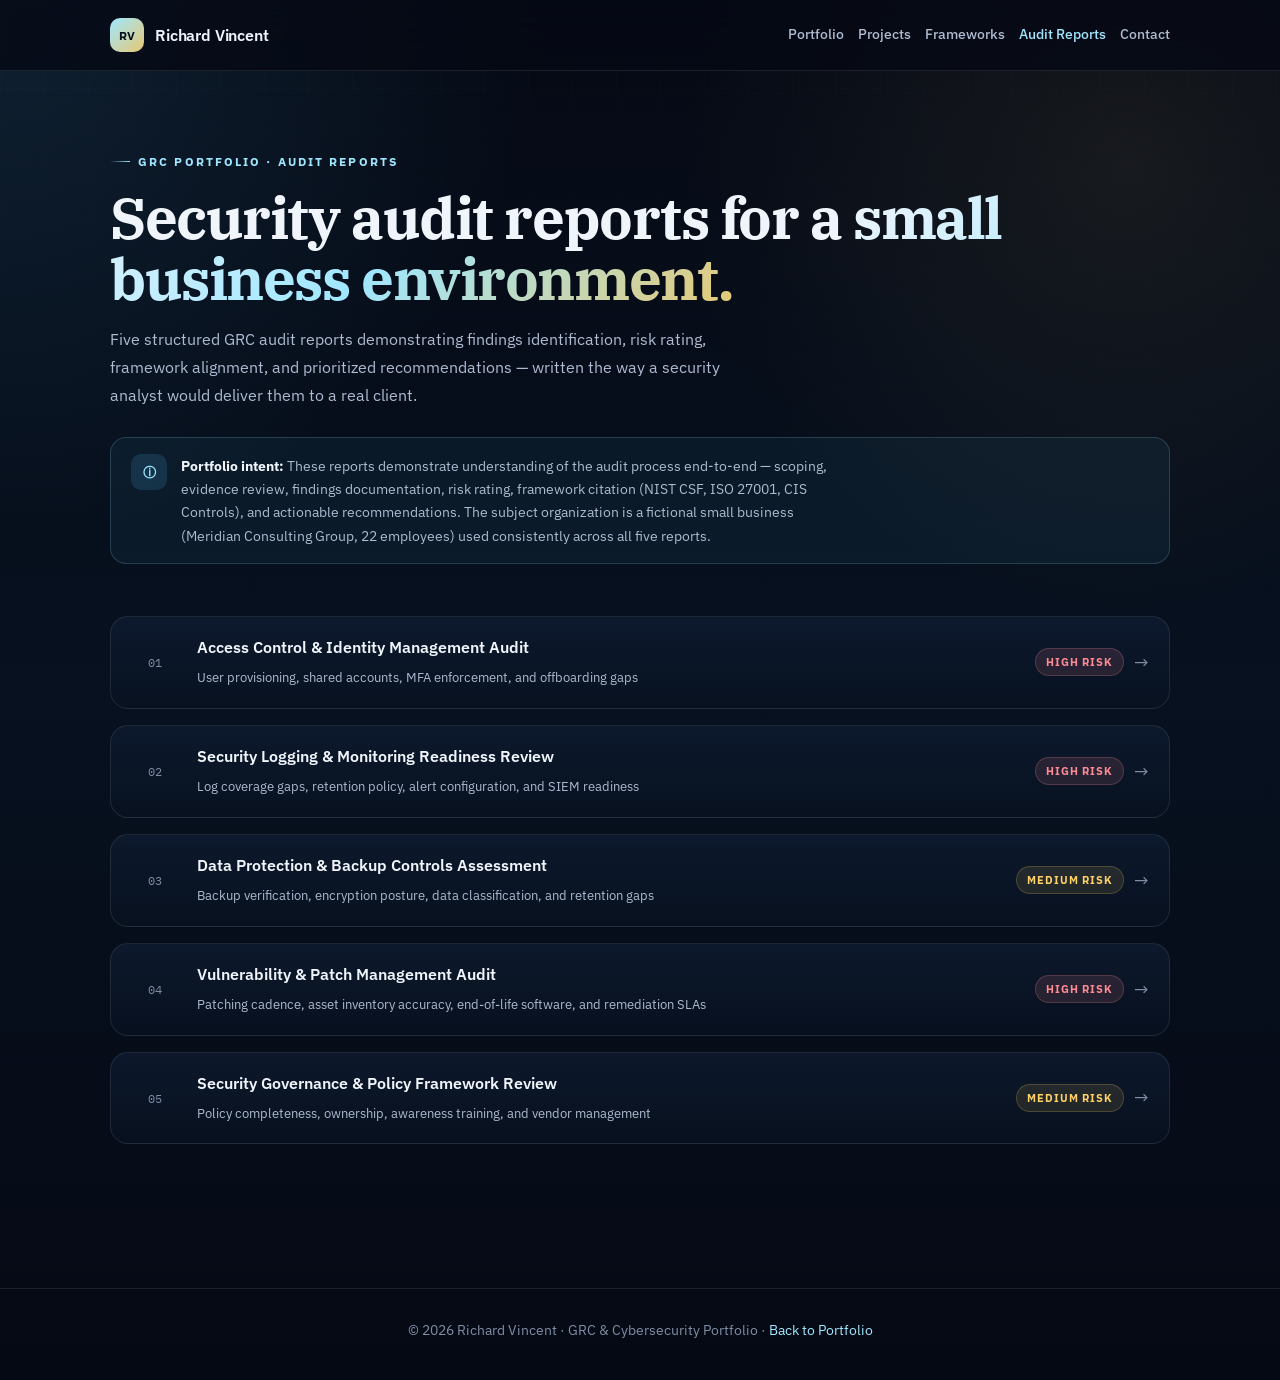
<file: blog.html>
<!DOCTYPE html>
<html lang="en">
<head>
  <meta charset="UTF-8" />
  <meta name="viewport" content="width=device-width, initial-scale=1.0" />
  <title>GRC Audit Reports | Richard Vincent</title>
  <meta name="description" content="Structured GRC audit reports by Richard Vincent demonstrating audit process, findings, risk ratings, NIST CSF and ISO 27001 alignment, and actionable recommendations for small business environments." />
  <link rel="preconnect" href="https://fonts.googleapis.com" />
  <link rel="preconnect" href="https://fonts.gstatic.com" crossorigin />
  <link href="https://fonts.googleapis.com/css2?family=IBM+Plex+Serif:ital,wght@0,400;0,600;1,400&family=IBM+Plex+Sans:wght@300;400;500;600&family=IBM+Plex+Mono:wght@400;500&display=swap" rel="stylesheet" />
  <style>
    :root {
      --bg: #050914;
      --bg-soft: #081221;
      --panel: rgba(15,28,49,0.78);
      --text: #f0f5fc;
      --muted: #aebbd0;
      --muted-2: #7f8ea5;
      --accent: #55c7ff;
      --accent-2: #9fe7ff;
      --gold: #e7c873;
      --success: #8df2b0;
      --warning: #ffd166;
      --danger: #ff8b94;
      --border: rgba(255,255,255,0.09);
      --border-strong: rgba(159,231,255,0.26);
      --shadow: 0 24px 80px rgba(0,0,0,0.44);
      --max: 1060px;
      --serif: 'IBM Plex Serif', Georgia, serif;
      --sans: 'IBM Plex Sans', ui-sans-serif, system-ui, sans-serif;
      --mono: 'IBM Plex Mono', 'Fira Mono', monospace;
    }
    *{box-sizing:border-box;margin:0;padding:0;}
    html{scroll-behavior:smooth;}
    body{
      min-height:100vh; font-family:var(--sans); color:var(--text);
      background:
        radial-gradient(circle at top left, rgba(85,199,255,0.12), transparent 34rem),
        radial-gradient(circle at 88% 12%, rgba(231,200,115,0.08), transparent 28rem),
        linear-gradient(180deg,#050914 0%,#07111f 50%,#050914 100%);
      line-height:1.65; overflow-x:hidden;
    }
    body::before{
      content:""; position:fixed; inset:0; pointer-events:none;
      background-image:linear-gradient(rgba(255,255,255,0.018) 1px,transparent 1px),linear-gradient(90deg,rgba(255,255,255,0.018) 1px,transparent 1px);
      background-size:44px 44px;
      mask-image:linear-gradient(to bottom,rgba(0,0,0,0.6),transparent 65%);
      z-index:-1;
    }
    a{color:inherit;text-decoration:none;}
    .container{width:min(92%,var(--max));margin:0 auto;}

    /* NAV */
    .nav{position:sticky;top:0;z-index:50;backdrop-filter:blur(18px);background:rgba(5,9,20,0.8);border-bottom:1px solid var(--border);}
    .nav-inner{width:min(92%,var(--max));margin:0 auto;min-height:70px;display:flex;align-items:center;justify-content:space-between;gap:20px;}
    .brand{display:flex;align-items:center;gap:11px;font-family:var(--sans);font-weight:600;letter-spacing:-0.01em;}
    .brand-mark{width:34px;height:34px;display:grid;place-items:center;border-radius:10px;color:#04101f;background:linear-gradient(135deg,var(--accent-2),var(--gold));font-size:0.78rem;font-weight:700;}
    .nav-links{display:flex;flex-wrap:wrap;gap:14px;color:var(--muted);font-size:0.88rem;font-weight:500;}
    .nav-links a:hover{color:var(--accent-2);transition:0.2s;}

    /* PAGE HEADER */
    .page-header{padding:72px 0 52px;}
    .kicker{display:inline-flex;align-items:center;gap:8px;color:var(--accent-2);font-size:0.73rem;font-weight:700;letter-spacing:0.18em;text-transform:uppercase;margin-bottom:16px;}
    .kicker::before{content:"";width:20px;height:1px;background:linear-gradient(90deg,transparent,var(--accent-2));}
    .page-header h1{font-family:var(--serif);font-size:clamp(2.4rem,4.5vw,3.8rem);line-height:1.06;letter-spacing:-0.025em;margin-bottom:16px;}
    .grad{background:linear-gradient(135deg,var(--text),var(--accent-2) 52%,var(--gold));-webkit-background-clip:text;background-clip:text;color:transparent;}
    .page-header p{color:var(--muted);max-width:660px;font-size:1.02rem;line-height:1.72;}
    .intent-banner{margin-top:28px;padding:16px 20px;border-radius:16px;border:1px solid rgba(159,231,255,0.18);background:rgba(85,199,255,0.06);display:flex;align-items:flex-start;gap:14px;}
    .intent-icon{width:36px;height:36px;flex-shrink:0;display:grid;place-items:center;border-radius:10px;background:rgba(85,199,255,0.14);color:var(--accent-2);font-weight:700;font-size:0.8rem;font-family:var(--mono);}
    .intent-banner p{color:var(--muted);font-size:0.9rem;line-height:1.6;}
    .intent-banner strong{color:var(--text);}

    /* REPORT INDEX */
    .report-index{display:grid;gap:16px;margin:0 0 56px;}
    .index-row{
      display:grid;grid-template-columns:48px 1fr auto;align-items:center;gap:18px;
      padding:18px 20px;border-radius:18px;border:1px solid var(--border);
      background:linear-gradient(180deg,var(--panel),rgba(8,18,33,0.7));
      cursor:pointer;transition:0.22s ease;
    }
    .index-row:hover{border-color:rgba(159,231,255,0.22);transform:translateX(3px);}
    .index-num{font-family:var(--mono);font-size:0.78rem;color:var(--muted-2);text-align:center;}
    .index-info{}
    .index-info strong{display:block;font-size:0.97rem;font-weight:600;margin-bottom:3px;}
    .index-info span{color:var(--muted);font-size:0.83rem;}
    .index-right{display:flex;align-items:center;gap:10px;flex-shrink:0;}
    .risk-pill{padding:4px 10px;border-radius:999px;font-size:0.7rem;font-weight:700;letter-spacing:0.08em;text-transform:uppercase;}
    .risk-high{background:rgba(255,139,148,0.12);border:1px solid rgba(255,139,148,0.22);color:var(--danger);}
    .risk-med{background:rgba(255,209,102,0.1);border:1px solid rgba(255,209,102,0.2);color:var(--warning);}
    .risk-low{background:rgba(141,242,176,0.1);border:1px solid rgba(141,242,176,0.18);color:var(--success);}
    .index-arrow{color:var(--muted-2);font-size:1.1rem;}

    /* OVERLAY */
    .overlay{display:none;position:fixed;inset:0;z-index:200;background:rgba(4,8,18,0.97);backdrop-filter:blur(14px);overflow-y:auto;padding:36px 18px 80px;}
    .overlay.open{display:block;}
    .report-wrap{max-width:760px;margin:0 auto;}

    /* REPORT HEADER */
    .back-btn{display:inline-flex;align-items:center;gap:7px;color:var(--muted);font-size:0.86rem;cursor:pointer;margin-bottom:32px;transition:color 0.2s;}
    .back-btn:hover{color:var(--accent-2);}
    .report-header{padding:32px 36px;border-radius:22px;border:1px solid rgba(159,231,255,0.18);background:linear-gradient(160deg,rgba(18,35,62,0.92),rgba(8,18,33,0.9));margin-bottom:32px;}
    .rh-top{display:flex;align-items:flex-start;justify-content:space-between;gap:16px;margin-bottom:20px;flex-wrap:wrap;}
    .rh-type{padding:5px 11px;border-radius:999px;background:rgba(85,199,255,0.1);border:1px solid rgba(85,199,255,0.18);color:var(--accent-2);font-size:0.68rem;font-weight:700;letter-spacing:0.12em;text-transform:uppercase;}
    .rh-meta{color:var(--muted-2);font-size:0.8rem;font-family:var(--mono);}
    .report-header h1{font-family:var(--serif);font-size:clamp(1.6rem,2.8vw,2.3rem);line-height:1.1;letter-spacing:-0.02em;margin-bottom:14px;}
    .report-header .subtitle{color:var(--muted);font-size:0.95rem;line-height:1.7;margin-bottom:20px;}
    .rh-grid{display:grid;grid-template-columns:repeat(4,1fr);gap:10px;}
    .rh-stat{padding:11px 14px;border-radius:13px;border:1px solid var(--border);background:rgba(255,255,255,0.035);}
    .rh-stat span{display:block;color:var(--muted-2);font-size:0.7rem;text-transform:uppercase;letter-spacing:0.1em;font-weight:600;margin-bottom:4px;}
    .rh-stat strong{font-size:0.92rem;font-weight:600;color:var(--text);}

    /* REPORT BODY */
    .report-body{font-size:0.97rem;line-height:1.78;color:#c8d6e8;}
    .section-h{font-family:var(--serif);font-size:1.45rem;color:var(--text);margin:36px 0 14px;letter-spacing:-0.02em;padding-bottom:10px;border-bottom:1px solid rgba(255,255,255,0.07);}
    .sub-h{font-size:0.72rem;font-weight:700;color:var(--accent-2);text-transform:uppercase;letter-spacing:0.12em;margin:24px 0 8px;}
    .report-body p{margin-bottom:16px;}
    .report-body ul,
    .report-body ol{padding-left:20px;margin-bottom:16px;}
    .report-body li{margin-bottom:8px;}
    .report-body strong{color:var(--text);font-weight:600;}

    /* FINDING CARD */
    .finding{margin:20px 0;border-radius:18px;overflow:hidden;border:1px solid var(--border);}
    .finding-header{display:flex;align-items:center;gap:12px;padding:14px 18px;background:rgba(255,255,255,0.04);}
    .finding-id{font-family:var(--mono);font-size:0.75rem;color:var(--muted-2);}
    .finding-title{font-weight:600;font-size:0.95rem;flex:1;}
    .finding-body{padding:18px;}
    .finding-body p{margin-bottom:10px;font-size:0.92rem;}
    .finding-body p:last-child{margin-bottom:0;}
    .f-label{font-size:0.68rem;font-weight:700;text-transform:uppercase;letter-spacing:0.1em;color:var(--accent-2);display:block;margin-bottom:3px;}

    /* FRAMEWORK CITE */
    .fw-cite{display:inline-flex;align-items:center;gap:6px;padding:4px 9px;border-radius:8px;background:rgba(231,200,115,0.08);border:1px solid rgba(231,200,115,0.15);color:var(--gold);font-size:0.72rem;font-weight:600;font-family:var(--mono);margin:2px;}

    /* RECOMMENDATION TABLE */
    .rec-table{width:100%;border-collapse:collapse;margin:18px 0;font-size:0.88rem;}
    .rec-table th{text-align:left;padding:9px 13px;background:rgba(85,199,255,0.07);color:var(--accent-2);font-size:0.68rem;text-transform:uppercase;letter-spacing:0.1em;font-weight:700;border-bottom:1px solid var(--border);}
    .rec-table td{padding:11px 13px;border-bottom:1px solid rgba(255,255,255,0.04);color:var(--muted);vertical-align:top;}
    .rec-table tr:last-child td{border-bottom:0;}
    .rec-table td:first-child{color:var(--text);font-weight:500;width:36%;}
    .pri-badge{padding:3px 8px;border-radius:6px;font-size:0.68rem;font-weight:700;text-transform:uppercase;letter-spacing:0.06em;white-space:nowrap;}
    .pri-imm{background:rgba(255,139,148,0.12);color:var(--danger);}
    .pri-30{background:rgba(255,209,102,0.1);color:var(--warning);}
    .pri-90{background:rgba(141,242,176,0.1);color:var(--success);}

    /* CALLOUT */
    .callout{margin:22px 0;padding:16px 20px;border-left:3px solid var(--accent);border-radius:0 14px 14px 0;background:rgba(85,199,255,0.06);}
    .callout p{margin:0;font-size:0.91rem;color:var(--muted);}
    .callout strong{color:var(--accent-2);}
    .callout-warn{border-left-color:var(--warning);}
    .callout-warn strong{color:var(--warning);}
    .callout-danger{border-left-color:var(--danger);}
    .callout-danger strong{color:var(--danger);}

    /* EXEC SUMMARY BOX */
    .exec-box{padding:22px 26px;border-radius:18px;border:1px solid rgba(159,231,255,0.16);background:rgba(15,28,49,0.6);margin-bottom:28px;}
    .exec-box h3{font-family:var(--serif);font-size:1.08rem;margin-bottom:10px;color:var(--text);}
    .exec-box p{color:var(--muted);font-size:0.92rem;margin-bottom:0;}

    /* SCOPE TABLE */
    .scope-table{width:100%;border-collapse:collapse;margin:14px 0;font-size:0.88rem;}
    .scope-table td{padding:9px 12px;border-bottom:1px solid rgba(255,255,255,0.045);color:var(--muted);vertical-align:top;}
    .scope-table tr:last-child td{border-bottom:0;}
    .scope-table td:first-child{color:var(--text);font-weight:600;width:35%;}

    /* MATURITY GAUGE */
    .maturity-row{display:flex;align-items:center;gap:14px;padding:10px 0;border-bottom:1px solid rgba(255,255,255,0.05);}
    .maturity-row:last-child{border-bottom:0;}
    .m-label{width:190px;flex-shrink:0;font-size:0.85rem;color:var(--muted);}
    .m-bar{flex:1;height:6px;background:rgba(255,255,255,0.08);border-radius:99px;overflow:hidden;}
    .m-fill{height:100%;border-radius:99px;}
    .m-fill.red{background:linear-gradient(90deg,rgba(255,139,148,0.6),var(--danger));}
    .m-fill.amber{background:linear-gradient(90deg,rgba(255,209,102,0.5),var(--warning));}
    .m-fill.green{background:linear-gradient(90deg,rgba(141,242,176,0.5),var(--success));}
    .m-score{width:32px;text-align:right;font-size:0.78rem;font-family:var(--mono);color:var(--muted-2);}

    /* REPORT FOOTER */
    .report-footer{margin-top:40px;padding-top:24px;border-top:1px solid var(--border);display:flex;flex-wrap:wrap;gap:10px;}

    /* PAGE FOOTER */
    footer{padding:30px 0 38px;border-top:1px solid var(--border);text-align:center;color:var(--muted-2);font-size:0.86rem;}

    @media(max-width:700px){
      .rh-grid{grid-template-columns:repeat(2,1fr);}
      .index-row{grid-template-columns:36px 1fr;}
      .index-right{display:none;}
      .report-header{padding:22px;}
    }
    @media(max-width:480px){
      .nav-inner{flex-direction:column;align-items:flex-start;padding:12px 0;}
      .page-header{padding:52px 0 36px;}
    }
  </style>
</head>
<body>

<header class="nav">
  <div class="nav-inner">
    <a href="index.html" class="brand">
      <span class="brand-mark">RV</span>
      <span>Richard Vincent</span>
    </a>
    <nav class="nav-links">
      <a href="index.html">Portfolio</a>
      <a href="index.html#grc-projects">Projects</a>
      <a href="index.html#frameworks">Frameworks</a>
      <a href="blog.html" style="color:var(--accent-2)">Audit Reports</a>
      <a href="index.html#contact">Contact</a>
    </nav>
  </div>
</header>

<main>
  <section class="page-header">
    <div class="container">
      <div class="kicker">GRC Portfolio · Audit Reports</div>
      <h1>Security audit reports for a <span class="grad">small business environment.</span></h1>
      <p>Five structured GRC audit reports demonstrating findings identification, risk rating, framework alignment, and prioritized recommendations — written the way a security analyst would deliver them to a real client.</p>
      <div class="intent-banner">
        <div class="intent-icon">&#9432;</div>
        <p><strong>Portfolio intent:</strong> These reports demonstrate understanding of the audit process end-to-end — scoping, evidence review, findings documentation, risk rating, framework citation (NIST CSF, ISO 27001, CIS Controls), and actionable recommendations. The subject organization is a fictional small business (Meridian Consulting Group, 22 employees) used consistently across all five reports.</p>
      </div>
    </div>
  </section>

  <section style="padding:0 0 88px;">
    <div class="container">

      <div class="report-index">

        <div class="index-row" onclick="openReport('r1')">
          <div class="index-num">01</div>
          <div class="index-info">
            <strong>Access Control & Identity Management Audit</strong>
            <span>User provisioning, shared accounts, MFA enforcement, and offboarding gaps</span>
          </div>
          <div class="index-right">
            <span class="risk-pill risk-high">High Risk</span>
            <span class="index-arrow">&#8594;</span>
          </div>
        </div>

        <div class="index-row" onclick="openReport('r2')">
          <div class="index-num">02</div>
          <div class="index-info">
            <strong>Security Logging & Monitoring Readiness Review</strong>
            <span>Log coverage gaps, retention policy, alert configuration, and SIEM readiness</span>
          </div>
          <div class="index-right">
            <span class="risk-pill risk-high">High Risk</span>
            <span class="index-arrow">&#8594;</span>
          </div>
        </div>

        <div class="index-row" onclick="openReport('r3')">
          <div class="index-num">03</div>
          <div class="index-info">
            <strong>Data Protection & Backup Controls Assessment</strong>
            <span>Backup verification, encryption posture, data classification, and retention gaps</span>
          </div>
          <div class="index-right">
            <span class="risk-pill risk-med">Medium Risk</span>
            <span class="index-arrow">&#8594;</span>
          </div>
        </div>

        <div class="index-row" onclick="openReport('r4')">
          <div class="index-num">04</div>
          <div class="index-info">
            <strong>Vulnerability & Patch Management Audit</strong>
            <span>Patching cadence, asset inventory accuracy, end-of-life software, and remediation SLAs</span>
          </div>
          <div class="index-right">
            <span class="risk-pill risk-high">High Risk</span>
            <span class="index-arrow">&#8594;</span>
          </div>
        </div>

        <div class="index-row" onclick="openReport('r5')">
          <div class="index-num">05</div>
          <div class="index-info">
            <strong>Security Governance & Policy Framework Review</strong>
            <span>Policy completeness, ownership, awareness training, and vendor management</span>
          </div>
          <div class="index-right">
            <span class="risk-pill risk-med">Medium Risk</span>
            <span class="index-arrow">&#8594;</span>
          </div>
        </div>

      </div>
    </div>
  </section>
</main>

<!-- ===================== REPORT 1 ===================== -->
<div class="overlay" id="r1">
<div class="report-wrap">
  <div class="back-btn" onclick="closeReport('r1')">&#8592; Back to Audit Reports</div>

  <div class="report-header">
    <div class="rh-top">
      <span class="rh-type">Access Control Audit</span>
      <span class="rh-meta">Report Ref: MCG-GRC-001 &nbsp;|&nbsp; May 2026</span>
    </div>
    <h1>Access Control & Identity Management Audit</h1>
    <p class="subtitle">Subject organization: Meridian Consulting Group — 22 employees, cloud-based Microsoft 365 environment, no dedicated IT staff. Audit conducted against NIST CSF 2.0 and ISO 27001:2022 Annex A controls.</p>
    <div class="rh-grid">
      <div class="rh-stat"><span>Overall Risk</span><strong style="color:var(--danger)">High</strong></div>
      <div class="rh-stat"><span>Findings</span><strong>4</strong></div>
      <div class="rh-stat"><span>Frameworks</span><strong>NIST · ISO</strong></div>
      <div class="rh-stat"><span>Review Period</span><strong>Q1 2026</strong></div>
    </div>
  </div>

  <div class="report-body">

    <div class="exec-box">
      <h3>Executive Summary</h3>
      <p>An access control review of Meridian Consulting Group identified four findings across user provisioning, shared account usage, multi-factor authentication enforcement, and offboarding procedures. The overall risk rating is <strong>High</strong>. Two findings represent immediate risk requiring remediation within 30 days. Without structured access governance, the organization is exposed to unauthorized access, insider threat scenarios, and audit non-conformance under ISO 27001 Annex A.5 and A.8 controls.</p>
    </div>

    <h2 class="section-h">1. Audit Scope and Methodology</h2>
    <div class="sub-h">Scope</div>
    <table class="scope-table">
      <tr><td>Systems Reviewed</td><td>Microsoft 365 (Azure AD / Entra ID), shared file storage, email platform</td></tr>
      <tr><td>Users in Scope</td><td>All 22 active accounts plus 3 former employee accounts identified during review</td></tr>
      <tr><td>Review Method</td><td>Account inventory export, permission review, conditional access policy inspection, interview with office manager</td></tr>
      <tr><td>Framework Alignment</td><td>NIST CSF 2.0 (PR.AA, PR.AC), ISO 27001:2022 Annex A.5.15, A.5.16, A.5.18, A.8.2</td></tr>
    </table>
    <div class="sub-h">Methodology</div>
    <p>Evidence was collected through direct system configuration review and user account export. The audit assessed whether access controls are appropriately designed (design effectiveness) and whether they are consistently applied and maintained over time (operating effectiveness).</p>

    <h2 class="section-h">2. Findings</h2>

    <div class="finding">
      <div class="finding-header">
        <span class="finding-id">F-001</span>
        <span class="finding-title">Three former employee accounts remain active</span>
        <span class="risk-pill risk-high">High</span>
      </div>
      <div class="finding-body">
        <span class="f-label">Observation</span>
        <p>Account export identified three Microsoft 365 accounts belonging to employees who departed between 4 and 11 months ago. All three accounts had active licenses and valid passwords at the time of review. Two accounts had last login activity recorded within the past 60 days, suggesting possible unauthorized or unmonitored access.</p>
        <span class="f-label">Risk</span>
        <p>Active accounts for departed employees create a direct path for unauthorized access. If credentials were shared or compromised prior to departure, the organization would have no awareness of ongoing access. This also constitutes a non-conformance against ISO 27001 Annex A.5.18 (Access rights) and NIST CSF PR.AA-02 (Identities are proofed and bound to credentials).</p>
        <span class="f-label">Framework Citations</span>
        <p><span class="fw-cite">ISO 27001 A.5.18</span> <span class="fw-cite">NIST CSF PR.AA-02</span> <span class="fw-cite">CIS Control 6.2</span></p>
      </div>
    </div>

    <div class="finding">
      <div class="finding-header">
        <span class="finding-id">F-002</span>
        <span class="finding-title">MFA not enforced for all users</span>
        <span class="risk-pill risk-high">High</span>
      </div>
      <div class="finding-body">
        <span class="f-label">Observation</span>
        <p>Conditional Access policy review found that MFA is enabled for the administrator account but is not enforced organization-wide. 14 of 22 standard user accounts have no MFA registered. Password spray and credential stuffing attacks against Microsoft 365 are among the most frequently observed attack vectors for small organizations.</p>
        <span class="f-label">Risk</span>
        <p>A single compromised credential in a non-MFA account provides full access to email, files, and cloud resources. The organization's data and client communications are exposed to account takeover with no compensating control in place.</p>
        <span class="f-label">Framework Citations</span>
        <p><span class="fw-cite">ISO 27001 A.8.5</span> <span class="fw-cite">NIST CSF PR.AA-03</span> <span class="fw-cite">CIS Control 6.3</span></p>
      </div>
    </div>

    <div class="finding">
      <div class="finding-header">
        <span class="finding-id">F-003</span>
        <span class="finding-title">Shared team account in use for client portal access</span>
        <span class="risk-pill risk-med">Medium</span>
      </div>
      <div class="finding-body">
        <span class="f-label">Observation</span>
        <p>One shared credential is used by five members of the operations team to access a third-party client portal. The credential is stored in a shared email thread. No individual accountability exists for actions taken under this account.</p>
        <span class="f-label">Risk</span>
        <p>Shared accounts prevent attribution of activity to individual users, undermine audit trail integrity, and create a persistent access risk when team members leave. The credential storage method (email thread) increases exposure.</p>
        <span class="f-label">Framework Citations</span>
        <p><span class="fw-cite">ISO 27001 A.5.16</span> <span class="fw-cite">NIST CSF PR.AA-01</span> <span class="fw-cite">CIS Control 5.1</span></p>
      </div>
    </div>

    <div class="finding">
      <div class="finding-header">
        <span class="finding-id">F-004</span>
        <span class="finding-title">No documented offboarding procedure for system access</span>
        <span class="risk-pill risk-med">Medium</span>
      </div>
      <div class="finding-body">
        <span class="f-label">Observation</span>
        <p>No written procedure exists for revoking system access when an employee departs. Access removal is performed informally and inconsistently. Finding F-001 is a direct consequence of this gap.</p>
        <span class="f-label">Risk</span>
        <p>Without a documented and enforced offboarding checklist, access revocation will continue to be incomplete. This is both an operational risk and a governance non-conformance.</p>
        <span class="f-label">Framework Citations</span>
        <p><span class="fw-cite">ISO 27001 A.6.5</span> <span class="fw-cite">NIST CSF GV.PO-01</span> <span class="fw-cite">CIS Control 6.2</span></p>
      </div>
    </div>

    <h2 class="section-h">3. Recommendations</h2>
    <table class="rec-table">
      <thead><tr><th>Recommendation</th><th>Priority</th><th>Owner</th><th>Effort</th></tr></thead>
      <tbody>
        <tr><td>Immediately disable the three former employee accounts and review login history for unauthorized activity</td><td><span class="pri-badge pri-imm">Immediate</span></td><td>Office Manager</td><td>Low — 1 hour</td></tr>
        <tr><td>Enable and enforce MFA for all Microsoft 365 accounts via Conditional Access policy</td><td><span class="pri-badge pri-imm">Immediate</span></td><td>IT / MSP</td><td>Low — 2 hours</td></tr>
        <tr><td>Replace the shared client portal credential with individual accounts or a password manager with per-user vaults</td><td><span class="pri-badge pri-30">30 Days</span></td><td>Operations Lead</td><td>Medium</td></tr>
        <tr><td>Document and implement a formal offboarding checklist that includes system access revocation as a required step</td><td><span class="pri-badge pri-30">30 Days</span></td><td>Office Manager</td><td>Low — template required</td></tr>
      </tbody>
    </table>

    <div class="callout callout-warn">
      <p><strong>Analyst note:</strong> Findings F-001 and F-002 should be treated as a combined immediate action item. Disabling inactive accounts and enforcing MFA in the same remediation window closes the most significant attack surface with minimal effort and no cost beyond implementation time.</p>
    </div>

    <h2 class="section-h">4. Control Maturity Assessment</h2>
    <div style="margin-top:14px;">
      <div class="maturity-row"><div class="m-label">User provisioning process</div><div class="m-bar"><div class="m-fill amber" style="width:30%"></div></div><div class="m-score">1/4</div></div>
      <div class="maturity-row"><div class="m-label">MFA enforcement</div><div class="m-bar"><div class="m-fill red" style="width:15%"></div></div><div class="m-score">0.5/4</div></div>
      <div class="maturity-row"><div class="m-label">Offboarding procedure</div><div class="m-bar"><div class="m-fill red" style="width:10%"></div></div><div class="m-score">0/4</div></div>
      <div class="maturity-row"><div class="m-label">Privileged access control</div><div class="m-bar"><div class="m-fill amber" style="width:40%"></div></div><div class="m-score">1.5/4</div></div>
      <div class="maturity-row"><div class="m-label">Access review process</div><div class="m-bar"><div class="m-fill red" style="width:8%"></div></div><div class="m-score">0/4</div></div>
    </div>

    <div class="report-footer">
      <span class="fw-cite">ISO 27001:2022</span><span class="fw-cite">NIST CSF 2.0</span><span class="fw-cite">CIS Controls v8</span>
    </div>
  </div>
</div>
</div>

<!-- ===================== REPORT 2 ===================== -->
<div class="overlay" id="r2">
<div class="report-wrap">
  <div class="back-btn" onclick="closeReport('r2')">&#8592; Back to Audit Reports</div>

  <div class="report-header">
    <div class="rh-top">
      <span class="rh-type">Logging & Monitoring Audit</span>
      <span class="rh-meta">Report Ref: MCG-GRC-002 &nbsp;|&nbsp; May 2026</span>
    </div>
    <h1>Security Logging & Monitoring Readiness Review</h1>
    <p class="subtitle">Subject organization: Meridian Consulting Group — 22 employees, Microsoft 365 environment. Review assessed logging configuration, retention periods, alert coverage, and the organization's ability to investigate a security event.</p>
    <div class="rh-grid">
      <div class="rh-stat"><span>Overall Risk</span><strong style="color:var(--danger)">High</strong></div>
      <div class="rh-stat"><span>Findings</span><strong>4</strong></div>
      <div class="rh-stat"><span>Frameworks</span><strong>NIST · ISO</strong></div>
      <div class="rh-stat"><span>Review Period</span><strong>Q1 2026</strong></div>
    </div>
  </div>

  <div class="report-body">

    <div class="exec-box">
      <h3>Executive Summary</h3>
      <p>Meridian Consulting Group currently lacks the logging and monitoring capability needed to detect, investigate, or respond to a security event. Microsoft 365 audit logging is partially enabled but not configured for complete coverage. No alert rules are in place. Log data is not retained beyond 90 days in any structured format. The organization would not be able to determine the scope or timeline of a compromise if one were discovered today. Overall risk is rated <strong>High</strong>.</p>
    </div>

    <h2 class="section-h">1. Audit Scope and Methodology</h2>
    <table class="scope-table">
      <tr><td>Systems Reviewed</td><td>Microsoft 365 Purview Audit, Azure AD Sign-In Logs, SharePoint activity, Exchange audit trail</td></tr>
      <tr><td>Review Method</td><td>Audit configuration review, log export sample analysis, retention policy inspection</td></tr>
      <tr><td>Framework Alignment</td><td>NIST CSF 2.0 (DE.AE, DE.CM), ISO 27001:2022 Annex A.8.15, A.8.16, A.5.25</td></tr>
    </table>

    <h2 class="section-h">2. Findings</h2>

    <div class="finding">
      <div class="finding-header">
        <span class="finding-id">F-001</span>
        <span class="finding-title">Unified Audit Log not enabled for all workloads</span>
        <span class="risk-pill risk-high">High</span>
      </div>
      <div class="finding-body">
        <span class="f-label">Observation</span>
        <p>Microsoft 365 Unified Audit Log (UAL) is enabled at the tenant level, but audit logging for Exchange mailbox activity and SharePoint file access events is not configured. These two workloads contain the organization's most sensitive data — client communications and project files.</p>
        <span class="f-label">Risk</span>
        <p>Without mailbox and SharePoint audit logging, the organization cannot determine whether email data was exfiltrated, files were accessed by unauthorized parties, or permissions were changed. These are the exact events relevant to a data breach investigation or insider threat scenario.</p>
        <span class="f-label">Framework Citations</span>
        <p><span class="fw-cite">ISO 27001 A.8.15</span> <span class="fw-cite">NIST CSF DE.AE-02</span> <span class="fw-cite">CIS Control 8.2</span></p>
      </div>
    </div>

    <div class="finding">
      <div class="finding-header">
        <span class="finding-id">F-002</span>
        <span class="finding-title">No alert rules configured for high-risk events</span>
        <span class="risk-pill risk-high">High</span>
      </div>
      <div class="finding-body">
        <span class="f-label">Observation</span>
        <p>Microsoft 365 Defender and Purview both support alert policies for events such as mass file deletion, impossible travel logins, forwarding rules added to mailboxes, and failed MFA attempts. Zero alert rules are currently configured. No one at the organization would be notified if any of these events occurred.</p>
        <span class="f-label">Risk</span>
        <p>Business email compromise (BEC) attacks frequently begin with a forwarding rule added to a compromised mailbox. Without alerts, this rule could persist for weeks or months while communications are silently forwarded to an attacker. This is a known pattern in small business BEC incidents.</p>
        <span class="f-label">Framework Citations</span>
        <p><span class="fw-cite">ISO 27001 A.8.16</span> <span class="fw-cite">NIST CSF DE.CM-01</span> <span class="fw-cite">CIS Control 8.11</span></p>
      </div>
    </div>

    <div class="finding">
      <div class="finding-header">
        <span class="finding-id">F-003</span>
        <span class="finding-title">Log retention policy not documented; effective retention is 90 days</span>
        <span class="risk-pill risk-med">Medium</span>
      </div>
      <div class="finding-body">
        <span class="f-label">Observation</span>
        <p>No formal log retention policy exists. Microsoft 365 E3 licenses retain audit logs for 90 days by default. The organization has not extended retention and has no policy governing what should be retained or for how long.</p>
        <span class="f-label">Risk</span>
        <p>Many security incidents are not discovered within 90 days. If a compromise is discovered at the 120-day mark, the relevant log data will be gone. Industry guidance (and several regulatory frameworks) recommends a minimum of 12 months retention for security event logs.</p>
        <span class="f-label">Framework Citations</span>
        <p><span class="fw-cite">ISO 27001 A.8.15</span> <span class="fw-cite">NIST CSF DE.AE-03</span> <span class="fw-cite">CIS Control 8.3</span></p>
      </div>
    </div>

    <div class="finding">
      <div class="finding-header">
        <span class="finding-id">F-004</span>
        <span class="finding-title">No process exists for reviewing security logs</span>
        <span class="risk-pill risk-med">Medium</span>
      </div>
      <div class="finding-body">
        <span class="f-label">Observation</span>
        <p>Even where logging is enabled, no individual at Meridian is assigned responsibility for reviewing logs. There is no schedule, no review criteria, and no escalation path if an anomaly were identified. Logging without review provides no detective control value.</p>
        <span class="f-label">Risk</span>
        <p>A detective control that is never checked is functionally the same as no detective control. Logging infrastructure creates a false sense of security unless paired with a defined review and response process.</p>
        <span class="f-label">Framework Citations</span>
        <p><span class="fw-cite">ISO 27001 A.5.25</span> <span class="fw-cite">NIST CSF DE.AE-06</span> <span class="fw-cite">CIS Control 8.1</span></p>
      </div>
    </div>

    <h2 class="section-h">3. Recommendations</h2>
    <table class="rec-table">
      <thead><tr><th>Recommendation</th><th>Priority</th><th>Owner</th><th>Effort</th></tr></thead>
      <tbody>
        <tr><td>Enable mailbox and SharePoint audit logging via Microsoft Purview Audit configuration</td><td><span class="pri-badge pri-imm">Immediate</span></td><td>IT / MSP</td><td>Low — 1–2 hours</td></tr>
        <tr><td>Configure a minimum of 5 alert policies: mass file deletion, impossible travel, mailbox forwarding rules, failed sign-ins exceeding threshold, new admin account creation</td><td><span class="pri-badge pri-imm">Immediate</span></td><td>IT / MSP</td><td>Low — 2 hours</td></tr>
        <tr><td>Upgrade to Microsoft 365 E5 Compliance or Purview Audit (Premium) to extend log retention to 12 months, or export logs monthly to a secure, long-term storage location</td><td><span class="pri-badge pri-30">30 Days</span></td><td>Office Manager + MSP</td><td>Medium — cost decision required</td></tr>
        <tr><td>Assign a named individual (or MSP contact) responsible for monthly log review. Document the review scope and escalation criteria in a one-page procedure.</td><td><span class="pri-badge pri-30">30 Days</span></td><td>Office Manager</td><td>Low — process documentation</td></tr>
      </tbody>
    </table>

    <div class="callout">
      <p><strong>Analyst note:</strong> Findings F-001 and F-002 can both be remediated within a single 2-hour configuration session at no additional licensing cost. These should be treated as the highest-priority action items given that the absence of logging and alerting leaves the organization completely blind to active threats.</p>
    </div>

    <h2 class="section-h">4. Control Maturity Assessment</h2>
    <div style="margin-top:14px;">
      <div class="maturity-row"><div class="m-label">Audit log coverage</div><div class="m-bar"><div class="m-fill amber" style="width:25%"></div></div><div class="m-score">1/4</div></div>
      <div class="maturity-row"><div class="m-label">Alert configuration</div><div class="m-bar"><div class="m-fill red" style="width:5%"></div></div><div class="m-score">0/4</div></div>
      <div class="maturity-row"><div class="m-label">Log retention policy</div><div class="m-bar"><div class="m-fill red" style="width:10%"></div></div><div class="m-score">0/4</div></div>
      <div class="maturity-row"><div class="m-label">Log review process</div><div class="m-bar"><div class="m-fill red" style="width:5%"></div></div><div class="m-score">0/4</div></div>
      <div class="maturity-row"><div class="m-label">Incident detection capability</div><div class="m-bar"><div class="m-fill red" style="width:12%"></div></div><div class="m-score">0.5/4</div></div>
    </div>

    <div class="report-footer">
      <span class="fw-cite">ISO 27001:2022</span><span class="fw-cite">NIST CSF 2.0</span><span class="fw-cite">CIS Controls v8</span>
    </div>
  </div>
</div>
</div>

<!-- ===================== REPORT 3 ===================== -->
<div class="overlay" id="r3">
<div class="report-wrap">
  <div class="back-btn" onclick="closeReport('r3')">&#8592; Back to Audit Reports</div>

  <div class="report-header">
    <div class="rh-top">
      <span class="rh-type">Data Protection Audit</span>
      <span class="rh-meta">Report Ref: MCG-GRC-003 &nbsp;|&nbsp; May 2026</span>
    </div>
    <h1>Data Protection & Backup Controls Assessment</h1>
    <p class="subtitle">Subject organization: Meridian Consulting Group. This assessment reviewed backup configuration and verification, data encryption posture, data classification, and retention policy coverage across cloud and local storage.</p>
    <div class="rh-grid">
      <div class="rh-stat"><span>Overall Risk</span><strong style="color:var(--warning)">Medium</strong></div>
      <div class="rh-stat"><span>Findings</span><strong>4</strong></div>
      <div class="rh-stat"><span>Frameworks</span><strong>NIST · ISO</strong></div>
      <div class="rh-stat"><span>Review Period</span><strong>Q1 2026</strong></div>
    </div>
  </div>

  <div class="report-body">

    <div class="exec-box">
      <h3>Executive Summary</h3>
      <p>Meridian Consulting Group has a partial backup posture. Microsoft 365 cloud data benefits from platform-level redundancy, but no structured backup process exists for local device data, and backup restoration has never been tested. Data classification is absent, and sensitive client data is stored without consistent controls. The overall risk is rated <strong>Medium</strong>, with one finding that could escalate to High in the event of a ransomware incident.</p>
    </div>

    <h2 class="section-h">1. Audit Scope and Methodology</h2>
    <table class="scope-table">
      <tr><td>Systems Reviewed</td><td>Microsoft 365 SharePoint/OneDrive, local workstations (sample of 4), external drive usage, email platform</td></tr>
      <tr><td>Review Method</td><td>Interview with office manager, SharePoint versioning configuration review, spot-check of workstation backup agent status</td></tr>
      <tr><td>Framework Alignment</td><td>NIST CSF 2.0 (PR.DS, RC.RP), ISO 27001:2022 Annex A.8.13, A.5.12, A.8.24</td></tr>
    </table>

    <h2 class="section-h">2. Findings</h2>

    <div class="finding">
      <div class="finding-header">
        <span class="finding-id">F-001</span>
        <span class="finding-title">Backup restoration has never been tested</span>
        <span class="risk-pill risk-high">High</span>
      </div>
      <div class="finding-body">
        <span class="f-label">Observation</span>
        <p>Microsoft 365 versioning is enabled in SharePoint, and OneDrive provides file recovery capability. However, no restoration test has ever been performed. The organization assumes data can be recovered from these services but has no verified evidence of successful recovery. Three workstations are enrolled in a Microsoft backup service, but enrollment dates could not be confirmed and no restore test record exists.</p>
        <span class="f-label">Risk</span>
        <p>An untested backup is not a reliable backup. In a ransomware scenario, discovering that backups are incomplete or unrestorable at the point of recovery significantly extends downtime and may result in permanent data loss.</p>
        <span class="f-label">Framework Citations</span>
        <p><span class="fw-cite">ISO 27001 A.8.13</span> <span class="fw-cite">NIST CSF RC.RP-03</span> <span class="fw-cite">CIS Control 11.3</span></p>
      </div>
    </div>

    <div class="finding">
      <div class="finding-header">
        <span class="finding-id">F-002</span>
        <span class="finding-title">Four workstations store work files locally without any backup</span>
        <span class="risk-pill risk-med">Medium</span>
      </div>
      <div class="finding-body">
        <span class="f-label">Observation</span>
        <p>Site visit and user interviews identified four workstations where employees save project files to local desktop or Documents folders rather than OneDrive or SharePoint. These files are not covered by any backup solution. Two of these workstations belong to employees who work primarily on client deliverables.</p>
        <span class="f-label">Risk</span>
        <p>Hardware failure, theft, or ransomware on any of these devices would result in permanent loss of work product. The risk is higher for client-facing files where loss could have contractual or reputational consequences.</p>
        <span class="f-label">Framework Citations</span>
        <p><span class="fw-cite">ISO 27001 A.8.13</span> <span class="fw-cite">NIST CSF PR.DS-10</span> <span class="fw-cite">CIS Control 11.1</span></p>
      </div>
    </div>

    <div class="finding">
      <div class="finding-header">
        <span class="finding-id">F-003</span>
        <span class="finding-title">No data classification policy or scheme in place</span>
        <span class="risk-pill risk-med">Medium</span>
      </div>
      <div class="finding-body">
        <span class="f-label">Observation</span>
        <p>The organization stores client contracts, financial records, employee HR files, and general project documents in a single SharePoint environment without any classification, labeling, or differentiated access controls. There is no policy defining what types of data exist, how they should be handled, or what protections are appropriate for each category.</p>
        <span class="f-label">Risk</span>
        <p>Without classification, sensitive data cannot be systematically protected, and employees cannot make informed decisions about how to handle client information. This also creates a compliance exposure if the organization handles data subject to contractual data protection obligations.</p>
        <span class="f-label">Framework Citations</span>
        <p><span class="fw-cite">ISO 27001 A.5.12</span> <span class="fw-cite">NIST CSF ID.AM-05</span> <span class="fw-cite">CIS Control 3.2</span></p>
      </div>
    </div>

    <div class="finding">
      <div class="finding-header">
        <span class="finding-id">F-004</span>
        <span class="finding-title">Encryption at rest not verified for all data stores</span>
        <span class="risk-pill risk-low">Low</span>
      </div>
      <div class="finding-body">
        <span class="f-label">Observation</span>
        <p>Microsoft 365 encrypts data at rest by default. However, BitLocker status on workstations was confirmed on only 2 of 6 devices reviewed. The four remaining devices could not be confirmed as encrypted. If any of these devices is lost or stolen, the data on local storage would be accessible without authentication.</p>
        <span class="f-label">Framework Citations</span>
        <p><span class="fw-cite">ISO 27001 A.8.24</span> <span class="fw-cite">NIST CSF PR.DS-01</span> <span class="fw-cite">CIS Control 3.6</span></p>
      </div>
    </div>

    <h2 class="section-h">3. Recommendations</h2>
    <table class="rec-table">
      <thead><tr><th>Recommendation</th><th>Priority</th><th>Owner</th><th>Effort</th></tr></thead>
      <tbody>
        <tr><td>Conduct a documented backup restoration test for both SharePoint/OneDrive and workstation backup, and schedule quarterly thereafter</td><td><span class="pri-badge pri-30">30 Days</span></td><td>IT / MSP</td><td>Low — 2–3 hours</td></tr>
        <tr><td>Enforce OneDrive Known Folder Move (KFM) via Microsoft 365 policy to redirect Desktop, Documents, and Pictures folders to OneDrive on all workstations</td><td><span class="pri-badge pri-30">30 Days</span></td><td>IT / MSP</td><td>Low — policy change</td></tr>
        <tr><td>Develop a simple 3-tier data classification scheme (Public, Internal, Confidential) and communicate handling requirements to all staff</td><td><span class="pri-badge pri-90">90 Days</span></td><td>Office Manager</td><td>Medium — policy + comms</td></tr>
        <tr><td>Audit BitLocker status on all workstations and enable on all devices where absent. Confirm via Intune compliance policy if available.</td><td><span class="pri-badge pri-30">30 Days</span></td><td>IT / MSP</td><td>Low</td></tr>
      </tbody>
    </table>

    <h2 class="section-h">4. Control Maturity Assessment</h2>
    <div style="margin-top:14px;">
      <div class="maturity-row"><div class="m-label">Backup coverage</div><div class="m-bar"><div class="m-fill amber" style="width:45%"></div></div><div class="m-score">1.5/4</div></div>
      <div class="maturity-row"><div class="m-label">Backup testing</div><div class="m-bar"><div class="m-fill red" style="width:5%"></div></div><div class="m-score">0/4</div></div>
      <div class="maturity-row"><div class="m-label">Data classification</div><div class="m-bar"><div class="m-fill red" style="width:5%"></div></div><div class="m-score">0/4</div></div>
      <div class="maturity-row"><div class="m-label">Encryption at rest</div><div class="m-bar"><div class="m-fill amber" style="width:50%"></div></div><div class="m-score">2/4</div></div>
      <div class="maturity-row"><div class="m-label">Retention policy</div><div class="m-bar"><div class="m-fill red" style="width:10%"></div></div><div class="m-score">0/4</div></div>
    </div>

    <div class="report-footer">
      <span class="fw-cite">ISO 27001:2022</span><span class="fw-cite">NIST CSF 2.0</span><span class="fw-cite">CIS Controls v8</span>
    </div>
  </div>
</div>
</div>

<!-- ===================== REPORT 4 ===================== -->
<div class="overlay" id="r4">
<div class="report-wrap">
  <div class="back-btn" onclick="closeReport('r4')">&#8592; Back to Audit Reports</div>

  <div class="report-header">
    <div class="rh-top">
      <span class="rh-type">Vulnerability Management Audit</span>
      <span class="rh-meta">Report Ref: MCG-GRC-004 &nbsp;|&nbsp; May 2026</span>
    </div>
    <h1>Vulnerability & Patch Management Audit</h1>
    <p class="subtitle">Subject organization: Meridian Consulting Group. This audit assessed the organization's asset inventory accuracy, patching cadence, end-of-life software exposure, and remediation tracking capability.</p>
    <div class="rh-grid">
      <div class="rh-stat"><span>Overall Risk</span><strong style="color:var(--danger)">High</strong></div>
      <div class="rh-stat"><span>Findings</span><strong>4</strong></div>
      <div class="rh-stat"><span>Frameworks</span><strong>NIST · ISO</strong></div>
      <div class="rh-stat"><span>Review Period</span><strong>Q1 2026</strong></div>
    </div>
  </div>

  <div class="report-body">

    <div class="exec-box">
      <h3>Executive Summary</h3>
      <p>Meridian Consulting Group does not have a structured vulnerability or patch management program. No complete asset inventory exists, patch status is inconsistent across workstations, and two devices are running software versions that are no longer supported by the vendor and will not receive security updates. The overall risk rating is <strong>High</strong>. Unpatched systems in a small business environment are among the most common entry points for ransomware and opportunistic attacks.</p>
    </div>

    <h2 class="section-h">1. Audit Scope and Methodology</h2>
    <table class="scope-table">
      <tr><td>Systems Reviewed</td><td>6 Windows workstations (sample), Microsoft 365 tenant, router and network switch firmware</td></tr>
      <tr><td>Review Method</td><td>Windows Update status review per device, installed application inventory, OS version check, interview with office manager</td></tr>
      <tr><td>Framework Alignment</td><td>NIST CSF 2.0 (ID.AM, PR.PS), ISO 27001:2022 Annex A.8.8, A.8.9, A.5.9</td></tr>
    </table>

    <h2 class="section-h">2. Findings</h2>

    <div class="finding">
      <div class="finding-header">
        <span class="finding-id">F-001</span>
        <span class="finding-title">Two workstations running Windows 10 with no upgrade plan</span>
        <span class="risk-pill risk-high">High</span>
      </div>
      <div class="finding-body">
        <span class="f-label">Observation</span>
        <p>Windows 10 reaches end-of-life support on October 14, 2025. Two workstations at Meridian are running Windows 10 and have not been upgraded to Windows 11. After end-of-life, Microsoft will no longer issue security patches for these operating systems. Both devices are used daily for client-facing work and have internet access.</p>
        <span class="f-label">Risk</span>
        <p>End-of-life operating systems will accumulate unpatched vulnerabilities indefinitely. These devices represent a persistent, escalating risk that will not be mitigated without hardware or OS upgrade. Attackers actively scan for and target EOL systems because exploitation requires no zero-day — only known, unpatched CVEs.</p>
        <span class="f-label">Framework Citations</span>
        <p><span class="fw-cite">ISO 27001 A.8.8</span> <span class="fw-cite">NIST CSF PR.PS-02</span> <span class="fw-cite">CIS Control 2.2</span></p>
      </div>
    </div>

    <div class="finding">
      <div class="finding-header">
        <span class="finding-id">F-002</span>
        <span class="finding-title">Windows Update deferred or disabled on 3 of 6 devices reviewed</span>
        <span class="risk-pill risk-high">High</span>
      </div>
      <div class="finding-body">
        <span class="f-label">Observation</span>
        <p>Of the six workstations reviewed, three showed pending Windows Update patches that were 45, 62, and 91 days outstanding respectively. On one device, automatic updates appear to have been manually disabled. No centralized patch management tool is in use, and patch status is not tracked.</p>
        <span class="f-label">Risk</span>
        <p>Patches outstanding for more than 30 days represent a significant window of exposure. The 91-day deferred device has missed multiple cumulative security updates that likely address actively exploited vulnerabilities.</p>
        <span class="f-label">Framework Citations</span>
        <p><span class="fw-cite">ISO 27001 A.8.8</span> <span class="fw-cite">NIST CSF PR.PS-02</span> <span class="fw-cite">CIS Control 7.3</span></p>
      </div>
    </div>

    <div class="finding">
      <div class="finding-header">
        <span class="finding-id">F-003</span>
        <span class="finding-title">No formal asset inventory exists</span>
        <span class="risk-pill risk-med">Medium</span>
      </div>
      <div class="finding-body">
        <span class="f-label">Observation</span>
        <p>The organization does not maintain a documented inventory of hardware or software assets. The office manager was able to identify most devices from memory, but could not confirm whether all devices in use were accounted for. Two devices purchased by remote employees could not be located in any record.</p>
        <span class="f-label">Risk</span>
        <p>You cannot protect what you cannot see. An unknown asset on the network is an unmanaged attack surface. Without inventory, the organization cannot confirm patch coverage, cannot conduct access reviews tied to devices, and cannot respond accurately to a data breach.</p>
        <span class="f-label">Framework Citations</span>
        <p><span class="fw-cite">ISO 27001 A.5.9</span> <span class="fw-cite">NIST CSF ID.AM-01</span> <span class="fw-cite">CIS Control 1.1</span></p>
      </div>
    </div>

    <div class="finding">
      <div class="finding-header">
        <span class="finding-id">F-004</span>
        <span class="finding-title">Network router firmware not updated in 18+ months</span>
        <span class="risk-pill risk-med">Medium</span>
      </div>
      <div class="finding-body">
        <span class="f-label">Observation</span>
        <p>The office network router was last updated at installation approximately 18–24 months ago. Firmware version review identified the current version as two major releases behind the vendor's current release. Known CVEs exist for the installed firmware version.</p>
        <span class="f-label">Framework Citations</span>
        <p><span class="fw-cite">ISO 27001 A.8.9</span> <span class="fw-cite">NIST CSF PR.PS-03</span> <span class="fw-cite">CIS Control 7.4</span></p>
      </div>
    </div>

    <h2 class="section-h">3. Recommendations</h2>
    <table class="rec-table">
      <thead><tr><th>Recommendation</th><th>Priority</th><th>Owner</th><th>Effort</th></tr></thead>
      <tbody>
        <tr><td>Upgrade or replace the two Windows 10 devices. If hardware supports Windows 11, upgrade immediately. If not, plan hardware replacement within 60 days.</td><td><span class="pri-badge pri-imm">Immediate</span></td><td>Office Manager + MSP</td><td>Medium — possible hardware cost</td></tr>
        <tr><td>Re-enable automatic Windows Update on all workstations and apply all outstanding patches. Verify via manual check or Intune compliance dashboard.</td><td><span class="pri-badge pri-imm">Immediate</span></td><td>IT / MSP</td><td>Low — 2–3 hours</td></tr>
        <tr><td>Create a hardware and software asset register (spreadsheet minimum). Record device name, OS version, owner, and date of last update for all devices.</td><td><span class="pri-badge pri-30">30 Days</span></td><td>Office Manager</td><td>Low — 2–3 hours</td></tr>
        <tr><td>Update router firmware to current vendor release and establish a semi-annual firmware review for network devices.</td><td><span class="pri-badge pri-30">30 Days</span></td><td>IT / MSP</td><td>Low — 1 hour</td></tr>
      </tbody>
    </table>

    <h2 class="section-h">4. Control Maturity Assessment</h2>
    <div style="margin-top:14px;">
      <div class="maturity-row"><div class="m-label">Asset inventory</div><div class="m-bar"><div class="m-fill red" style="width:15%"></div></div><div class="m-score">0.5/4</div></div>
      <div class="maturity-row"><div class="m-label">Patch management process</div><div class="m-bar"><div class="m-fill red" style="width:18%"></div></div><div class="m-score">0.5/4</div></div>
      <div class="maturity-row"><div class="m-label">EOL software management</div><div class="m-bar"><div class="m-fill red" style="width:5%"></div></div><div class="m-score">0/4</div></div>
      <div class="maturity-row"><div class="m-label">Network device patching</div><div class="m-bar"><div class="m-fill red" style="width:12%"></div></div><div class="m-score">0/4</div></div>
      <div class="maturity-row"><div class="m-label">Remediation tracking</div><div class="m-bar"><div class="m-fill red" style="width:5%"></div></div><div class="m-score">0/4</div></div>
    </div>

    <div class="report-footer">
      <span class="fw-cite">ISO 27001:2022</span><span class="fw-cite">NIST CSF 2.0</span><span class="fw-cite">CIS Controls v8</span>
    </div>
  </div>
</div>
</div>

<!-- ===================== REPORT 5 ===================== -->
<div class="overlay" id="r5">
<div class="report-wrap">
  <div class="back-btn" onclick="closeReport('r5')">&#8592; Back to Audit Reports</div>

  <div class="report-header">
    <div class="rh-top">
      <span class="rh-type">Governance Review</span>
      <span class="rh-meta">Report Ref: MCG-GRC-005 &nbsp;|&nbsp; May 2026</span>
    </div>
    <h1>Security Governance & Policy Framework Review</h1>
    <p class="subtitle">Subject organization: Meridian Consulting Group. This review assessed the completeness of the organization's security policy framework, staff awareness training, and third-party vendor management practices against ISO 27001 and NIST CSF governance requirements.</p>
    <div class="rh-grid">
      <div class="rh-stat"><span>Overall Risk</span><strong style="color:var(--warning)">Medium</strong></div>
      <div class="rh-stat"><span>Findings</span><strong>4</strong></div>
      <div class="rh-stat"><span>Frameworks</span><strong>NIST · ISO</strong></div>
      <div class="rh-stat"><span>Review Period</span><strong>Q1 2026</strong></div>
    </div>
  </div>

  <div class="report-body">

    <div class="exec-box">
      <h3>Executive Summary</h3>
      <p>Meridian Consulting Group operates without a formal security policy framework. No documented policies exist for information security, acceptable use, or incident response. Staff have not received security awareness training in the past 12 months. Third-party vendors with access to company systems or data are not subject to any formal review or contractual security requirements. The overall risk is rated <strong>Medium</strong>. While policy gaps alone do not create immediate technical risk, they underpin the failure of nearly every other control area reviewed in this audit series.</p>
    </div>

    <h2 class="section-h">1. Audit Scope and Methodology</h2>
    <table class="scope-table">
      <tr><td>Areas Reviewed</td><td>Security policy inventory, staff training records, vendor/supplier list and contracts, incident response readiness</td></tr>
      <tr><td>Review Method</td><td>Document request and review, interview with office manager and one department lead, vendor contract sample review</td></tr>
      <tr><td>Framework Alignment</td><td>NIST CSF 2.0 (GV.OC, GV.PO, GV.RM), ISO 27001:2022 Clause 5, Annex A.5.1, A.6.3, A.5.19, A.5.23</td></tr>
    </table>

    <h2 class="section-h">2. Findings</h2>

    <div class="finding">
      <div class="finding-header">
        <span class="finding-id">F-001</span>
        <span class="finding-title">No information security policies exist</span>
        <span class="risk-pill risk-high">High</span>
      </div>
      <div class="finding-body">
        <span class="f-label">Observation</span>
        <p>The organization has no documented information security policy, acceptable use policy, password policy, or data handling guidance. When asked about security expectations, staff responses varied significantly — indicating that security responsibilities are understood differently across the team, if at all.</p>
        <span class="f-label">Risk</span>
        <p>Without documented policies, there is no baseline against which employee behavior can be measured, no standard for auditors to test controls against, and no defensible governance position if a breach occurs. Policies are the directive control layer that all other controls depend on for legitimacy.</p>
        <span class="f-label">Framework Citations</span>
        <p><span class="fw-cite">ISO 27001 A.5.1</span> <span class="fw-cite">NIST CSF GV.PO-01</span> <span class="fw-cite">CIS Control 0 (Foundation)</span></p>
      </div>
    </div>

    <div class="finding">
      <div class="finding-header">
        <span class="finding-id">F-002</span>
        <span class="finding-title">No security awareness training delivered in past 12 months</span>
        <span class="risk-pill risk-med">Medium</span>
      </div>
      <div class="finding-body">
        <span class="f-label">Observation</span>
        <p>No security awareness training records exist. Staff have not received phishing simulation, email security guidance, or any documented security training. Two staff members interviewed were unfamiliar with the concept of social engineering or how to identify a phishing attempt.</p>
        <span class="f-label">Risk</span>
        <p>Human error and phishing remain the leading initial access vectors for small business breaches. An untrained workforce is particularly vulnerable in a cloud-first environment where a single credential compromise can expose all company data.</p>
        <span class="f-label">Framework Citations</span>
        <p><span class="fw-cite">ISO 27001 A.6.3</span> <span class="fw-cite">NIST CSF GV.OC-03</span> <span class="fw-cite">CIS Control 14.1</span></p>
      </div>
    </div>

    <div class="finding">
      <div class="finding-header">
        <span class="finding-id">F-003</span>
        <span class="finding-title">Vendors with system access are not subject to security requirements</span>
        <span class="risk-pill risk-med">Medium</span>
      </div>
      <div class="finding-body">
        <span class="f-label">Observation</span>
        <p>Meridian uses three third-party vendors that have direct or administrative access to company systems: a managed service provider, a cloud-based HR platform, and an external bookkeeper with access to financial software. No vendor security questionnaire, contract security clause, or access review process exists for any of these relationships.</p>
        <span class="f-label">Risk</span>
        <p>Third-party access represents a trust extension. A compromise at any of these vendors could provide unauthorized access to Meridian systems or data. Without contractual security requirements, the organization has no enforceable standard and no recourse if a vendor incident results in a breach.</p>
        <span class="f-label">Framework Citations</span>
        <p><span class="fw-cite">ISO 27001 A.5.19</span> <span class="fw-cite">ISO 27001 A.5.23</span> <span class="fw-cite">NIST CSF GV.SC-06</span> <span class="fw-cite">CIS Control 15.1</span></p>
      </div>
    </div>

    <div class="finding">
      <div class="finding-header">
        <span class="finding-id">F-004</span>
        <span class="finding-title">No incident response plan or documented response contacts</span>
        <span class="risk-pill risk-med">Medium</span>
      </div>
      <div class="finding-body">
        <span class="f-label">Observation</span>
        <p>No incident response plan exists. When asked what they would do if they believed their email account was compromised, two of three staff members interviewed said they were unsure who to contact. No escalation path, response procedure, or contact list is documented or distributed.</p>
        <span class="f-label">Risk</span>
        <p>Response time in the first hours of an incident has a direct relationship with containment effectiveness. An organization without a plan — or even a contact list — will lose critical time while determining how to respond. This directly extends the impact window of any incident.</p>
        <span class="f-label">Framework Citations</span>
        <p><span class="fw-cite">ISO 27001 A.5.25</span> <span class="fw-cite">NIST CSF RS.MA-01</span> <span class="fw-cite">CIS Control 17.1</span></p>
      </div>
    </div>

    <h2 class="section-h">3. Recommendations</h2>
    <table class="rec-table">
      <thead><tr><th>Recommendation</th><th>Priority</th><th>Owner</th><th>Effort</th></tr></thead>
      <tbody>
        <tr><td>Draft and distribute a one-page Information Security Policy covering acceptable use, passwords, data handling, and incident reporting. All staff acknowledge in writing.</td><td><span class="pri-badge pri-30">30 Days</span></td><td>Office Manager</td><td>Low — template-based</td></tr>
        <tr><td>Enroll staff in a low-cost annual security awareness training platform (examples: KnowBe4 Free, Proofpoint Security Awareness, Microsoft Training). Track completion.</td><td><span class="pri-badge pri-30">30 Days</span></td><td>Office Manager</td><td>Low–Medium — cost varies</td></tr>
        <tr><td>Add a basic security clause to vendor contracts for all vendors with system access, and send a short security questionnaire to each. Review responses annually.</td><td><span class="pri-badge pri-90">90 Days</span></td><td>Office Manager</td><td>Medium — legal review advised</td></tr>
        <tr><td>Create a one-page Incident Response Contact Sheet and distribute to all staff. Include: who to call, what to do immediately, and what not to do (e.g., do not delete emails).</td><td><span class="pri-badge pri-30">30 Days</span></td><td>Office Manager + MSP</td><td>Low — 2–3 hours</td></tr>
      </tbody>
    </table>

    <div class="callout">
      <p><strong>Analyst note:</strong> The four findings in this report are governance-layer gaps. Individually, they are rated Medium. Collectively, they represent the root cause of many of the High-risk findings identified across this audit series. Technical controls cannot be consistently maintained without the policy and ownership structures that governance provides. Remediating this report's findings will increase the effectiveness of every other remediation activity in this audit program.</p>
    </div>

    <h2 class="section-h">4. Control Maturity Assessment</h2>
    <div style="margin-top:14px;">
      <div class="maturity-row"><div class="m-label">Security policy framework</div><div class="m-bar"><div class="m-fill red" style="width:5%"></div></div><div class="m-score">0/4</div></div>
      <div class="maturity-row"><div class="m-label">Security awareness training</div><div class="m-bar"><div class="m-fill red" style="width:5%"></div></div><div class="m-score">0/4</div></div>
      <div class="maturity-row"><div class="m-label">Vendor/supplier management</div><div class="m-bar"><div class="m-fill red" style="width:10%"></div></div><div class="m-score">0/4</div></div>
      <div class="maturity-row"><div class="m-label">Incident response readiness</div><div class="m-bar"><div class="m-fill red" style="width:8%"></div></div><div class="m-score">0/4</div></div>
      <div class="maturity-row"><div class="m-label">Governance ownership</div><div class="m-bar"><div class="m-fill amber" style="width:22%"></div></div><div class="m-score">0.5/4</div></div>
    </div>

    <div class="report-footer">
      <span class="fw-cite">ISO 27001:2022</span><span class="fw-cite">NIST CSF 2.0</span><span class="fw-cite">CIS Controls v8</span>
    </div>
  </div>
</div>
</div>

<footer>
  <div class="container">
    © 2026 Richard Vincent · GRC & Cybersecurity Portfolio · <a href="index.html" style="color:var(--accent-2)">Back to Portfolio</a>
  </div>
</footer>

<script>
  function openReport(id) {
    document.getElementById(id).classList.add('open');
    document.body.style.overflow = 'hidden';
    document.getElementById(id).scrollTop = 0;
  }
  function closeReport(id) {
    document.getElementById(id).classList.remove('open');
    document.body.style.overflow = '';
  }
  document.addEventListener('keydown', function(e) {
    if (e.key === 'Escape') {
      document.querySelectorAll('.overlay.open').forEach(function(o) {
        o.classList.remove('open');
        document.body.style.overflow = '';
      });
    }
  });
</script>
</body>
</html>
</file>
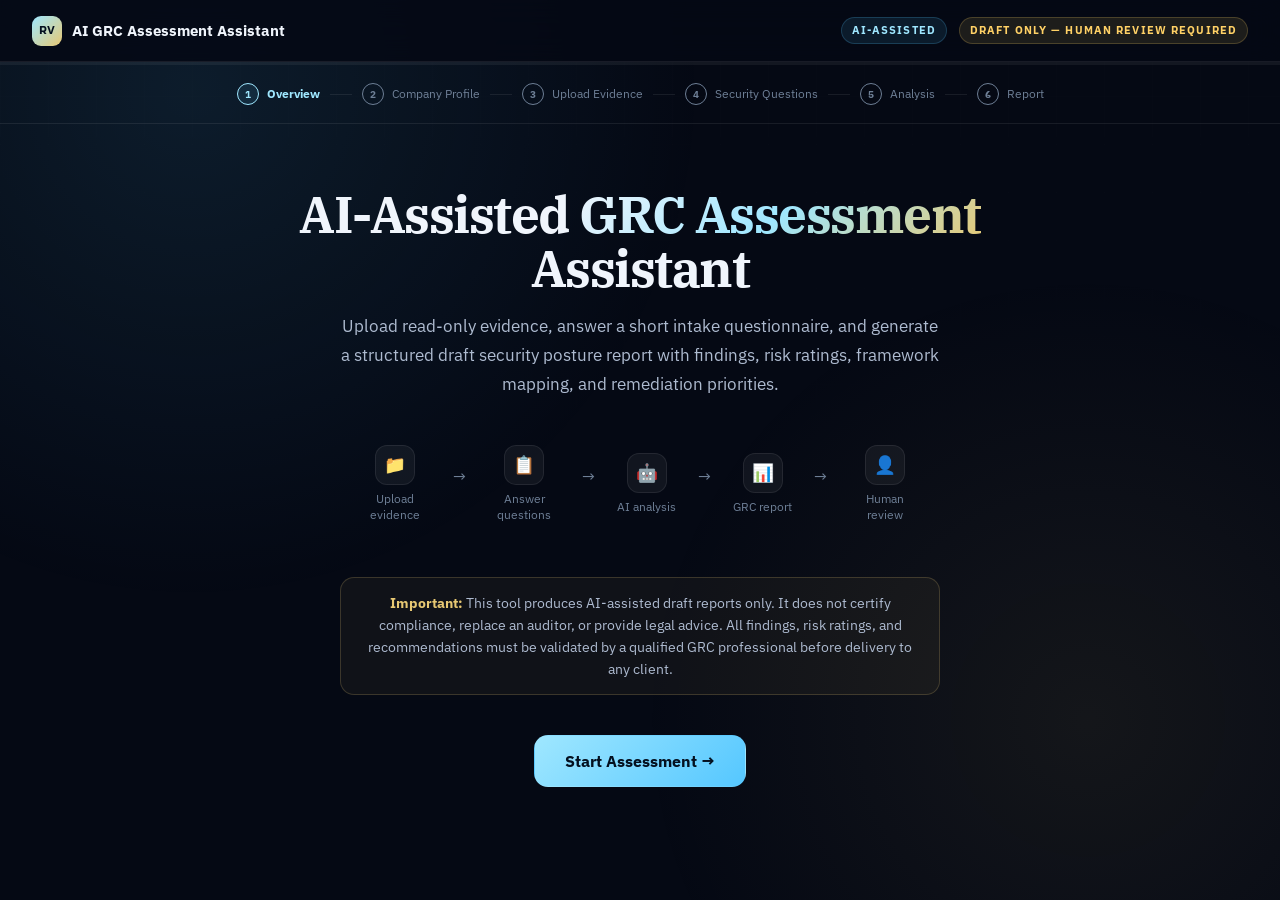
<file: grc-assessment.html>
<!DOCTYPE html>
<html lang="en">
<head>
<meta charset="UTF-8"/>
<meta name="viewport" content="width=device-width, initial-scale=1.0"/>
<title>AI GRC Assessment Assistant | Richard Vincent</title>
<meta name="description" content="Portfolio-ready AI-assisted GRC readiness report generator. Upload evidence documents, answer intake questions, and generate a draft security posture report with findings, risk ratings, framework mapping, and remediation priorities."/>
<link rel="preconnect" href="https://fonts.googleapis.com"/>
<link rel="preconnect" href="https://fonts.gstatic.com" crossorigin/>
<link href="https://fonts.googleapis.com/css2?family=IBM+Plex+Serif:ital,wght@0,400;0,600;1,400&family=IBM+Plex+Sans:wght@300;400;500;600;700&family=IBM+Plex+Mono:wght@400;500;600&display=swap" rel="stylesheet"/>
<style>
:root {
  --bg: #050914;
  --surface: rgba(13,24,42,0.92);
  --surface-2: rgba(18,32,54,0.88);
  --text: #f0f5fc;
  --muted: #aebbd0;
  --muted-2: #6e7f96;
  --accent: #55c7ff;
  --accent-2: #9fe7ff;
  --gold: #e7c873;
  --gold-dim: rgba(231,200,115,0.15);
  --success: #8df2b0;
  --warning: #ffd166;
  --danger: #ff8b94;
  --border: rgba(255,255,255,0.08);
  --border-accent: rgba(159,231,255,0.22);
  --serif: "IBM Plex Serif", Georgia, serif;
  --sans: "IBM Plex Sans", system-ui, sans-serif;
  --mono: "IBM Plex Mono", monospace;
  --r-card: 20px;
  --r-btn: 12px;
}
*{box-sizing:border-box;margin:0;padding:0;}
html{scroll-behavior:smooth;overflow-x:hidden;}
body{font-family:var(--sans);color:var(--text);background:#050914;min-height:100vh;line-height:1.6;overflow-x:hidden;}
body::before{content:"";position:fixed;inset:0;pointer-events:none;background:radial-gradient(circle at 15% 10%,rgba(85,199,255,0.10),transparent 32rem),radial-gradient(circle at 85% 80%,rgba(231,200,115,0.07),transparent 28rem);z-index:0;}
body::after{content:"";position:fixed;inset:0;pointer-events:none;background-image:linear-gradient(rgba(255,255,255,0.015) 1px,transparent 1px),linear-gradient(90deg,rgba(255,255,255,0.015) 1px,transparent 1px);background-size:48px 48px;mask-image:linear-gradient(to bottom,rgba(0,0,0,0.5),transparent 60%);z-index:0;}

/* LAYOUT */
.app{position:relative;z-index:1;min-height:100vh;display:flex;flex-direction:column;}
.topbar{
  display:flex;
  align-items:center;
  justify-content:space-between;
  gap:16px;
  padding:14px 32px;
  min-height:62px;
  border-bottom:1px solid var(--border);
  background:rgba(5,9,20,0.85);
  backdrop-filter:blur(16px);
  position:sticky;
  top:0;
  z-index:100;
}
.brand{display:flex;align-items:center;gap:10px;font-weight:700;font-size:0.95rem;}
.brand-mark{width:30px;height:30px;border-radius:9px;background:linear-gradient(135deg,var(--accent-2),var(--gold));display:grid;place-items:center;color:#04101f;font-size:0.72rem;font-weight:800;}
.topbar-right{display:flex;align-items:center;justify-content:flex-end;gap:12px;flex-wrap:wrap;}
.badge{padding:4px 10px;border-radius:999px;font-size:0.7rem;font-weight:700;letter-spacing:0.1em;text-transform:uppercase;}
.badge-ai{background:rgba(85,199,255,0.1);border:1px solid rgba(85,199,255,0.2);color:var(--accent-2);}
.badge-warn{background:rgba(255,209,102,0.1);border:1px solid rgba(255,209,102,0.2);color:var(--warning);}

.main{flex:1;padding:0;}

/* STEP SYSTEM */
.step-view{display:none;animation:fadein 0.3s ease;}
.step-view.active{display:block;}
@keyframes fadein{from{opacity:0;transform:translateY(8px);}to{opacity:1;transform:none;}}

/* PROGRESS BAR */
.progress-bar{height:3px;background:rgba(255,255,255,0.06);position:relative;}
.progress-fill{height:100%;background:linear-gradient(90deg,var(--accent),var(--gold));border-radius:0 99px 99px 0;transition:width 0.4s ease;}
.step-indicators{
  display:flex;
  align-items:center;
  justify-content:center;
  flex-wrap:wrap;
  gap:10px;
  padding:18px 24px;
  border-bottom:1px solid var(--border);
  overflow-x:hidden;
}
.step-ind{
  display:flex;
  align-items:center;
  gap:8px;
  font-size:0.78rem;
  color:var(--muted-2);
  white-space:nowrap;
}
.step-ind.done{color:var(--success);}
.step-ind.active{color:var(--accent-2);font-weight:700;}
.step-dot{
  width:22px;
  height:22px;
  border-radius:50%;
  border:1px solid currentColor;
  display:grid;
  place-items:center;
  font-size:0.65rem;
  font-weight:700;
  flex-shrink:0;
}
.step-ind.done .step-dot{background:rgba(141,242,176,0.1);}
.step-ind.active .step-dot{background:rgba(85,199,255,0.1);}
.step-sep{
  width:22px;
  height:1px;
  background:var(--border);
  flex-shrink:0;
}

/* PAGE SECTIONS */
.page{max-width:760px;margin:0 auto;padding:40px 24px 80px;}
.page-wide{max-width:1040px;margin:0 auto;padding:40px 24px 80px;}

/* HERO / LANDING */
.hero-section{max-width:820px;margin:0 auto;padding:64px 24px 0;text-align:center;}
.hero-section h1{font-family:var(--serif);font-size:clamp(2.2rem,4vw,3.4rem);line-height:1.05;letter-spacing:-0.03em;margin-bottom:16px;}
.grad{background:linear-gradient(135deg,var(--text),var(--accent-2) 50%,var(--gold));-webkit-background-clip:text;background-clip:text;color:transparent;}
.hero-section p{color:var(--muted);font-size:1.04rem;line-height:1.75;max-width:600px;margin:0 auto 32px;}
.workflow{display:flex;align-items:center;justify-content:center;flex-wrap:wrap;gap:0;margin:32px auto 40px;max-width:680px;}
.wf-step{display:flex;flex-direction:column;align-items:center;gap:6px;padding:14px 18px;}
.wf-icon{width:40px;height:40px;border-radius:12px;background:rgba(255,255,255,0.05);border:1px solid var(--border);display:grid;place-items:center;font-size:1.1rem;}
.wf-label{font-size:0.72rem;color:var(--muted-2);text-align:center;max-width:72px;line-height:1.4;}
.wf-arrow{color:var(--muted-2);font-size:1rem;padding:0 4px;margin-top:-14px;}
.disclaimer-box{margin:0 auto 40px;max-width:600px;padding:14px 18px;border:1px solid rgba(231,200,115,0.2);border-radius:14px;background:rgba(231,200,115,0.05);color:var(--muted);font-size:0.86rem;line-height:1.6;}
.disclaimer-box strong{color:var(--gold);}

/* BUTTONS */
.btn{display:inline-flex;align-items:center;justify-content:center;gap:8px;padding:12px 22px;border-radius:var(--r-btn);border:1px solid transparent;font-size:0.92rem;font-weight:700;cursor:pointer;transition:0.18s ease;font-family:var(--sans);}
.btn-primary{background:linear-gradient(135deg,var(--accent-2),var(--accent));color:#04101f;}
.btn-primary:hover{transform:translateY(-2px);box-shadow:0 12px 32px rgba(85,199,255,0.2);}
.btn-ghost{background:rgba(255,255,255,0.05);border-color:var(--border-accent);color:var(--text);}
.btn-ghost:hover{background:rgba(255,255,255,0.09);transform:translateY(-1px);}
.btn-danger{background:rgba(255,139,148,0.1);border-color:rgba(255,139,148,0.2);color:var(--danger);}
.btn-lg{padding:15px 30px;font-size:1rem;border-radius:14px;}
.btn:disabled{opacity:0.4;cursor:not-allowed;transform:none !important;}

/* SECTION TITLES */
.section-label{font-family:var(--mono);font-size:0.7rem;font-weight:600;letter-spacing:0.16em;text-transform:uppercase;color:var(--gold);margin-bottom:10px;display:block;}
.section-title{font-family:var(--serif);font-size:clamp(1.6rem,3vw,2.4rem);letter-spacing:-0.03em;line-height:1.1;margin-bottom:12px;}
.section-intro{color:var(--muted);font-size:0.96rem;line-height:1.72;margin-bottom:28px;}

/* INTAKE FORM */
.intake-grid{display:grid;gap:14px;}
.field{display:flex;flex-direction:column;gap:7px;}
.field label{font-size:0.84rem;font-weight:600;color:var(--text);}
.field .hint{font-size:0.76rem;color:var(--muted-2);}
.field input,.field select,.field textarea{background:rgba(255,255,255,0.04);border:1px solid var(--border);border-radius:11px;color:var(--text);font-family:var(--sans);font-size:0.92rem;padding:11px 14px;transition:0.15s;}
.field input:focus,.field select:focus,.field textarea:focus{outline:none;border-color:var(--border-accent);background:rgba(85,199,255,0.04);}
.field select option{background:#0d1827;color:var(--text);}
.field textarea{resize:vertical;min-height:90px;line-height:1.6;}
.two-col{display:grid;grid-template-columns:1fr 1fr;gap:14px;}
.check-grid{display:grid;grid-template-columns:1fr 1fr;gap:8px;}
.check-item{display:flex;align-items:center;gap:9px;padding:9px 12px;border:1px solid var(--border);border-radius:10px;cursor:pointer;transition:0.15s;background:rgba(255,255,255,0.02);}
.check-item:hover{border-color:var(--border-accent);background:rgba(85,199,255,0.04);}
.check-item input{accent-color:var(--accent);width:15px;height:15px;cursor:pointer;}
.check-item span{font-size:0.84rem;color:var(--muted);}


/* ASSESSMENT MODES + SECURITY NOTE */
.mode-grid{display:grid;grid-template-columns:repeat(4,1fr);gap:10px;margin:18px 0 22px;}
.mode-card{position:relative;display:flex;flex-direction:column;gap:6px;padding:14px;border:1px solid var(--border);border-radius:14px;background:rgba(255,255,255,0.03);cursor:pointer;transition:0.18s;}
.mode-card:hover{border-color:var(--border-accent);background:rgba(85,199,255,0.04);}
.mode-card input{position:absolute;opacity:0;pointer-events:none;}
.mode-card:has(input:checked){border-color:rgba(159,231,255,0.42);background:rgba(85,199,255,0.08);}
.mode-card strong{font-size:0.88rem;color:var(--text);}
.mode-card span{font-size:0.76rem;color:var(--muted);line-height:1.45;}
.security-note{margin:16px 0 0;padding:14px 16px;border:1px solid rgba(85,199,255,0.17);border-radius:13px;background:rgba(85,199,255,0.045);font-size:0.84rem;color:var(--muted);line-height:1.62;}
.security-note strong{color:var(--accent-2);}
.security-note code{font-family:var(--mono);color:var(--accent-2);}
@media(max-width:700px){.mode-grid{grid-template-columns:1fr;}}

/* FILE UPLOAD */
.upload-zone{border:2px dashed rgba(159,231,255,0.18);border-radius:var(--r-card);padding:28px;text-align:center;cursor:pointer;transition:0.2s;background:rgba(85,199,255,0.02);}
.upload-zone:hover,.upload-zone.drag-over{border-color:rgba(159,231,255,0.4);background:rgba(85,199,255,0.05);}
.upload-zone .up-icon{font-size:2rem;margin-bottom:10px;display:block;}
.upload-zone p{color:var(--muted);font-size:0.88rem;}
.upload-zone strong{color:var(--accent-2);}
#file-input{display:none;}
.file-list{display:grid;gap:8px;margin-top:14px;}
.file-item{display:flex;align-items:center;gap:10px;padding:10px 13px;border:1px solid var(--border);border-radius:11px;background:rgba(255,255,255,0.03);}
.file-item .file-icon{font-size:1.1rem;flex-shrink:0;}
.file-item .file-name{flex:1;font-size:0.84rem;color:var(--text);overflow:hidden;text-overflow:ellipsis;white-space:nowrap;}
.file-item .file-size{font-size:0.75rem;color:var(--muted-2);font-family:var(--mono);flex-shrink:0;}
.file-item .file-remove{cursor:pointer;color:var(--muted-2);font-size:0.9rem;padding:2px 6px;border-radius:6px;transition:0.15s;background:none;border:none;color:var(--danger);}
.file-item .file-remove:hover{background:rgba(255,139,148,0.1);}
.reading-indicator{display:none;align-items:center;gap:8px;padding:10px 13px;border:1px solid rgba(85,199,255,0.15);border-radius:11px;background:rgba(85,199,255,0.05);font-size:0.84rem;color:var(--accent-2);margin-top:8px;}
.reading-indicator.show{display:flex;}
.spin{animation:spin 1s linear infinite;display:inline-block;}
@keyframes spin{to{transform:rotate(360deg);}}

/* CARD */
.card{border:1px solid var(--border);border-radius:var(--r-card);background:linear-gradient(180deg,var(--surface),rgba(8,18,33,0.7));padding:24px;}
.card+.card{margin-top:14px;}

/* ANALYSIS / LOADING */
.analysis-screen{display:flex;flex-direction:column;align-items:center;justify-content:center;min-height:60vh;text-align:center;padding:40px 24px;}
.analysis-screen h2{font-family:var(--serif);font-size:1.8rem;letter-spacing:-0.02em;margin-bottom:12px;}
.analysis-screen p{color:var(--muted);max-width:460px;line-height:1.7;}
.progress-ring{width:80px;height:80px;margin:0 auto 28px;}
.progress-ring circle{fill:none;stroke-width:4;}
.ring-bg{stroke:rgba(255,255,255,0.07);}
.ring-fill{stroke:var(--accent-2);stroke-linecap:round;stroke-dasharray:220;stroke-dashoffset:220;animation:ring-anim 2.5s ease forwards;}
@keyframes ring-anim{to{stroke-dashoffset:22;}}
.analysis-steps{display:grid;gap:8px;margin-top:24px;text-align:left;max-width:380px;width:100%;}
.a-step{display:flex;align-items:center;gap:10px;padding:9px 12px;border-radius:10px;font-size:0.84rem;color:var(--muted-2);transition:0.3s;}
.a-step.done{color:var(--success);background:rgba(141,242,176,0.05);}
.a-step.active{color:var(--accent-2);background:rgba(85,199,255,0.05);}
.a-step-icon{width:18px;text-align:center;flex-shrink:0;}

/* REPORT STYLES */
.report-topbar{display:flex;align-items:center;justify-content:space-between;flex-wrap:wrap;gap:12px;margin-bottom:28px;padding-bottom:20px;border-bottom:1px solid var(--border);}
.report-topbar h2{font-family:var(--serif);font-size:1.5rem;letter-spacing:-0.02em;}
.report-actions{display:flex;gap:10px;flex-wrap:wrap;}
.report-meta{display:grid;grid-template-columns:repeat(4,1fr);gap:12px;margin-bottom:28px;}
.meta-card{padding:14px 16px;border:1px solid var(--border);border-radius:14px;background:rgba(255,255,255,0.03);}
.meta-card span{display:block;font-size:0.68rem;font-weight:700;text-transform:uppercase;letter-spacing:0.1em;color:var(--muted-2);margin-bottom:4px;font-family:var(--mono);}
.meta-card strong{font-size:0.92rem;color:var(--text);}
.report-section{margin-bottom:32px;}
.report-section h3{font-family:var(--serif);font-size:1.3rem;letter-spacing:-0.02em;margin-bottom:12px;padding-bottom:10px;border-bottom:1px solid rgba(255,255,255,0.06);}
.report-body-text{color:var(--muted);font-size:0.94rem;line-height:1.78;}
.report-body-text p{margin-bottom:14px;}
.report-body-text p:last-child{margin-bottom:0;}
.report-body-text strong{color:var(--text);}
.finding-block{margin-bottom:14px;border:1px solid var(--border);border-radius:14px;overflow:hidden;}
.finding-header{display:flex;align-items:center;gap:10px;padding:12px 16px;background:rgba(255,255,255,0.03);}
.finding-id{font-family:var(--mono);font-size:0.72rem;color:var(--muted-2);}
.finding-title{flex:1;font-weight:600;font-size:0.93rem;}
.risk-badge{padding:3px 9px;border-radius:999px;font-size:0.68rem;font-weight:800;text-transform:uppercase;letter-spacing:0.08em;flex-shrink:0;}
.risk-high{background:rgba(255,139,148,0.12);border:1px solid rgba(255,139,148,0.2);color:var(--danger);}
.risk-med{background:rgba(255,209,102,0.1);border:1px solid rgba(255,209,102,0.2);color:var(--warning);}
.risk-low{background:rgba(141,242,176,0.1);border:1px solid rgba(141,242,176,0.18);color:var(--success);}
.risk-info{background:rgba(85,199,255,0.1);border:1px solid rgba(85,199,255,0.18);color:var(--accent-2);}
.finding-body{padding:14px 16px;}
.finding-body p{color:var(--muted);font-size:0.88rem;line-height:1.7;margin-bottom:8px;}
.finding-body p:last-child{margin-bottom:0;}
.finding-label{font-size:0.67rem;font-weight:800;text-transform:uppercase;letter-spacing:0.1em;color:var(--accent-2);font-family:var(--mono);margin-bottom:3px;display:block;}
.fw-tag{display:inline-flex;padding:3px 8px;border-radius:7px;background:rgba(231,200,115,0.08);border:1px solid rgba(231,200,115,0.16);color:var(--gold);font-size:0.7rem;font-weight:600;font-family:var(--mono);margin:2px;}
.rec-row{display:grid;grid-template-columns:1fr auto auto;gap:12px;align-items:start;padding:11px 14px;border-bottom:1px solid rgba(255,255,255,0.04);font-size:0.88rem;}
.rec-row:last-child{border-bottom:0;}
.rec-text{color:var(--muted);}
.rec-text strong{color:var(--text);display:block;margin-bottom:3px;}
.pri-pill{padding:3px 9px;border-radius:8px;font-size:0.68rem;font-weight:700;text-transform:uppercase;letter-spacing:0.06em;white-space:nowrap;}
.pri-imm{background:rgba(255,139,148,0.12);color:var(--danger);}
.pri-30{background:rgba(255,209,102,0.1);color:var(--warning);}
.pri-90{background:rgba(141,242,176,0.1);color:var(--success);}
.owner-tag{font-size:0.76rem;color:var(--muted-2);font-family:var(--mono);white-space:nowrap;}
.exec-summary-box{padding:20px 24px;border-left:3px solid var(--accent-2);border-radius:0 14px 14px 0;background:rgba(85,199,255,0.05);margin-bottom:20px;}
.exec-summary-box p{color:var(--muted);font-size:0.94rem;line-height:1.78;}
.stream-cursor{display:inline-block;width:2px;height:1em;background:var(--accent-2);margin-left:2px;animation:blink 0.9s step-end infinite;vertical-align:text-bottom;}
@keyframes blink{50%{opacity:0;}}
.maturity-row{display:flex;align-items:center;gap:12px;padding:9px 0;border-bottom:1px solid rgba(255,255,255,0.04);}
.maturity-row:last-child{border-bottom:0;}
.m-label{width:200px;flex-shrink:0;font-size:0.84rem;color:var(--muted);}
.m-bar{flex:1;height:5px;background:rgba(255,255,255,0.07);border-radius:99px;overflow:hidden;}
.m-fill{height:100%;border-radius:99px;transition:width 1s ease;}
.m-fill.red{background:linear-gradient(90deg,rgba(255,139,148,0.5),var(--danger));}
.m-fill.amber{background:linear-gradient(90deg,rgba(255,209,102,0.5),var(--warning));}
.m-fill.green{background:linear-gradient(90deg,rgba(141,242,176,0.5),var(--success));}
.m-score{width:36px;text-align:right;font-size:0.76rem;font-family:var(--mono);color:var(--muted-2);}
.roadmap-col{padding:16px;border:1px solid var(--border);border-radius:14px;}
.roadmap-col h4{font-size:0.78rem;font-weight:700;text-transform:uppercase;letter-spacing:0.1em;margin-bottom:10px;font-family:var(--mono);}
.roadmap-col.imm h4{color:var(--danger);}
.roadmap-col.d30 h4{color:var(--warning);}
.roadmap-col.d90 h4{color:var(--success);}
.roadmap-item{display:flex;align-items:flex-start;gap:7px;padding:7px 0;border-bottom:1px solid rgba(255,255,255,0.04);font-size:0.83rem;color:var(--muted);}
.roadmap-item:last-child{border-bottom:0;}
.roadmap-item::before{content:"›";color:inherit;font-weight:700;flex-shrink:0;margin-top:1px;}
.roadmap-grid{display:grid;grid-template-columns:repeat(3,1fr);gap:12px;}
.fw-map-row{display:flex;align-items:flex-start;gap:12px;padding:10px 0;border-bottom:1px solid rgba(255,255,255,0.04);font-size:0.86rem;}
.fw-map-row:last-child{border-bottom:0;}
.fw-map-finding{flex:1;color:var(--muted);}
.fw-map-tags{display:flex;flex-wrap:wrap;gap:4px;flex-shrink:0;justify-content:flex-end;max-width:240px;}
.error-banner{padding:14px 18px;border:1px solid rgba(255,139,148,0.2);border-radius:12px;background:rgba(255,139,148,0.07);color:var(--danger);font-size:0.88rem;margin-bottom:16px;display:none;}
.error-banner.show{display:block;}

/* NAV FOOTER */
.step-nav{display:flex;align-items:center;justify-content:space-between;padding:20px 24px;border-top:1px solid var(--border);background:rgba(5,9,20,0.7);backdrop-filter:blur(12px);position:sticky;bottom:0;z-index:50;}

/* TOAST */
.toast{position:fixed;bottom:24px;right:24px;padding:12px 18px;border-radius:12px;background:rgba(18,32,54,0.95);border:1px solid var(--border-accent);color:var(--text);font-size:0.88rem;box-shadow:0 16px 40px rgba(0,0,0,0.4);transform:translateY(80px);opacity:0;transition:0.3s;z-index:999;}
.toast.show{transform:none;opacity:1;}

@media(max-width:700px){
  .two-col,.check-grid,.report-meta,.roadmap-grid{grid-template-columns:1fr;}
  .topbar{padding:14px 16px;align-items:flex-start;flex-direction:column;}
  .topbar-right{justify-content:flex-start;}
  .badge{font-size:0.62rem;padding:4px 8px;}
  .page,.page-wide{padding:28px 16px 80px;}
  .step-indicators{padding:14px 12px;justify-content:flex-start;gap:8px;}
  .step-ind{font-size:0.72rem;}
  .step-sep{display:none;}
  .rec-row{grid-template-columns:1fr;}
}
</style>
</head>
<body>
<div class="app">

<!-- TOP BAR -->
<div class="topbar">
  <div class="brand">
    <div class="brand-mark">RV</div>
    <span>AI GRC Assessment Assistant</span>
  </div>
  <div class="topbar-right">
    <span class="badge badge-ai">AI-Assisted</span>
    <span class="badge badge-warn">Draft Only — Human Review Required</span>
  </div>
</div>

<!-- PROGRESS -->
<div class="progress-bar"><div class="progress-fill" id="progress-fill" style="width:0%"></div></div>
<div class="step-indicators" id="step-indicators">
  <div class="step-ind active" data-step="0"><div class="step-dot">1</div><span>Overview</span></div>
  <div class="step-sep"></div>
  <div class="step-ind" data-step="1"><div class="step-dot">2</div><span>Company Profile</span></div>
  <div class="step-sep"></div>
  <div class="step-ind" data-step="2"><div class="step-dot">3</div><span>Upload Evidence</span></div>
  <div class="step-sep"></div>
  <div class="step-ind" data-step="3"><div class="step-dot">4</div><span>Security Questions</span></div>
  <div class="step-sep"></div>
  <div class="step-ind" data-step="4"><div class="step-dot">5</div><span>Analysis</span></div>
  <div class="step-sep"></div>
  <div class="step-ind" data-step="5"><div class="step-dot">6</div><span>Report</span></div>
</div>

<!-- ===== STEP 0: LANDING ===== -->
<div class="step-view active" id="step-0">
  <div class="hero-section">
    <h1>AI-Assisted <span class="grad">GRC Assessment</span> Assistant</h1>
    <p>Upload read-only evidence, answer a short intake questionnaire, and generate a structured draft security posture report with findings, risk ratings, framework mapping, and remediation priorities.</p>
    <div class="workflow">
      <div class="wf-step"><div class="wf-icon">📁</div><div class="wf-label">Upload evidence</div></div>
      <div class="wf-arrow">→</div>
      <div class="wf-step"><div class="wf-icon">📋</div><div class="wf-label">Answer questions</div></div>
      <div class="wf-arrow">→</div>
      <div class="wf-step"><div class="wf-icon">🤖</div><div class="wf-label">AI analysis</div></div>
      <div class="wf-arrow">→</div>
      <div class="wf-step"><div class="wf-icon">📊</div><div class="wf-label">GRC report</div></div>
      <div class="wf-arrow">→</div>
      <div class="wf-step"><div class="wf-icon">👤</div><div class="wf-label">Human review</div></div>
    </div>
    <div class="disclaimer-box">
      <strong>Important:</strong> This tool produces AI-assisted draft reports only. It does not certify compliance, replace an auditor, or provide legal advice. All findings, risk ratings, and recommendations must be validated by a qualified GRC professional before delivery to any client.
    </div>
    <button class="btn btn-primary btn-lg" onclick="goTo(1)">Start Assessment →</button>
  </div>
</div>

<!-- ===== STEP 1: COMPANY PROFILE ===== -->
<div class="step-view" id="step-1">
  <div class="page">
    <span class="section-label">Step 1 of 4</span>
    <h2 class="section-title">Company Profile</h2>
    <p class="section-intro">Basic information about the client organization. This shapes the risk context and framework applicability of the report.</p>

    <div class="intake-grid">
      <div class="two-col">
        <div class="field">
          <label>Organization Name *</label>
          <input type="text" id="org-name" placeholder="e.g. Meridian Consulting Group"/>
        </div>
        <div class="field">
          <label>Industry / Sector *</label>
          <select id="org-industry">
            <option value="">Select industry…</option>
            <option>Professional Services</option>
            <option>Healthcare</option>
            <option>Finance / Banking</option>
            <option>Retail / E-commerce</option>
            <option>Technology / SaaS</option>
            <option>Manufacturing</option>
            <option>Education</option>
            <option>Government / Public Sector</option>
            <option>Non-Profit</option>
            <option>Other</option>
          </select>
        </div>
      </div>
      <div class="two-col">
        <div class="field">
          <label>Number of Employees</label>
          <select id="org-size">
            <option value="">Select size…</option>
            <option>1–10</option>
            <option>11–50</option>
            <option>51–200</option>
            <option>201–500</option>
            <option>500+</option>
          </select>
        </div>
        <div class="field">
          <label>Primary Technology Environment</label>
          <select id="org-tech">
            <option value="">Select environment…</option>
            <option>Microsoft 365 / Azure</option>
            <option>Google Workspace</option>
            <option>AWS</option>
            <option>On-premises / Hybrid</option>
            <option>Mixed cloud</option>
            <option>Unknown / Not documented</option>
          </select>
        </div>
      </div>
      <div class="field">
        <label>Dedicated IT / Security Staff?</label>
        <select id="org-it">
          <option value="">Select…</option>
          <option>No dedicated IT or security staff</option>
          <option>Part-time / shared IT resource</option>
          <option>Managed Service Provider (MSP) only</option>
          <option>In-house IT team, no dedicated security</option>
          <option>Dedicated IT and security team</option>
        </select>
      </div>
      <div class="field">
        <label>Assessment Purpose</label>
        <select id="org-purpose">
          <option value="">Select…</option>
          <option>General security posture review</option>
          <option>Audit readiness / compliance preparation</option>
          <option>Following an incident or near-miss</option>
          <option>New client / onboarding review</option>
          <option>Periodic scheduled review</option>
          <option>Regulatory requirement</option>
        </select>
      </div>
      <div class="field">
        <label>Applicable Frameworks / Compliance Requirements</label>
        <span class="hint">Select all that apply</span>
        <div class="check-grid" style="margin-top:6px;">
          <label class="check-item"><input type="checkbox" name="framework" value="NIST CSF 2.0"/><span>NIST CSF 2.0</span></label>
          <label class="check-item"><input type="checkbox" name="framework" value="ISO 27001:2022"/><span>ISO 27001:2022</span></label>
          <label class="check-item"><input type="checkbox" name="framework" value="CIS Controls v8"/><span>CIS Controls v8</span></label>
          <label class="check-item"><input type="checkbox" name="framework" value="SOC 2"/><span>SOC 2</span></label>
          <label class="check-item"><input type="checkbox" name="framework" value="PCI DSS"/><span>PCI DSS</span></label>
          <label class="check-item"><input type="checkbox" name="framework" value="HIPAA"/><span>HIPAA</span></label>
        </div>
      </div>

      <div class="field">
        <label>Assessment Output Mode</label>
        <span class="hint">Choose the primary report style. You can still include other sections in the final report.</span>
        <div class="mode-grid">
          <label class="mode-card">
            <input type="radio" name="assessment-mode" value="Executive Posture Report" checked />
            <strong>Executive</strong>
            <span>Board-ready summary, top risks, and roadmap.</span>
          </label>
          <label class="mode-card">
            <input type="radio" name="assessment-mode" value="Audit Findings Report" />
            <strong>Audit</strong>
            <span>Findings, evidence gaps, and framework citations.</span>
          </label>
          <label class="mode-card">
            <input type="radio" name="assessment-mode" value="Risk Register" />
            <strong>Risk</strong>
            <span>Risk register, owners, severity, and treatment plan.</span>
          </label>
          <label class="mode-card">
            <input type="radio" name="assessment-mode" value="Compliance Readiness Report" />
            <strong>Compliance</strong>
            <span>NIST, ISO, CIS, SOC 2, or PCI readiness view.</span>
          </label>
        </div>
      </div>

      <div class="field">
        <label>Additional Context <span style="color:var(--muted-2);font-weight:400;">(optional)</span></label>
        <textarea id="org-context" placeholder="Any known concerns, recent incidents, specific focus areas, or relevant background…"></textarea>
      </div>
    </div>

    <div class="error-banner" id="step1-error">Please fill in the required fields: Organization Name and Industry.</div>
  </div>
  <div class="step-nav">
    <button class="btn btn-ghost" onclick="goTo(0)">← Back</button>
    <button class="btn btn-primary" onclick="validateStep1()">Next: Upload Evidence →</button>
  </div>
</div>

<!-- ===== STEP 2: FILE UPLOAD ===== -->
<div class="step-view" id="step-2">
  <div class="page">
    <span class="section-label">Step 2 of 4</span>
    <h2 class="section-title">Upload Evidence Documents</h2>
    <p class="section-intro">Upload any available security documentation. The AI will extract relevant information from each file. Upload what you have — missing documents will be flagged as control gaps.</p>

    <div class="card" style="margin-bottom:14px;">
      <div style="font-size:0.78rem;font-weight:700;text-transform:uppercase;letter-spacing:0.1em;color:var(--muted-2);font-family:var(--mono);margin-bottom:10px;">Suggested Evidence Types</div>
      <div class="check-grid">
        <div style="padding:7px 10px;border-radius:9px;background:rgba(255,255,255,0.02);border:1px solid var(--border);font-size:0.82rem;color:var(--muted);">📄 Security policies</div>
        <div style="padding:7px 10px;border-radius:9px;background:rgba(255,255,255,0.02);border:1px solid var(--border);font-size:0.82rem;color:var(--muted);">📋 Asset inventory</div>
        <div style="padding:7px 10px;border-radius:9px;background:rgba(255,255,255,0.02);border:1px solid var(--border);font-size:0.82rem;color:var(--muted);">👥 Access review exports</div>
        <div style="padding:7px 10px;border-radius:9px;background:rgba(255,255,255,0.02);border:1px solid var(--border);font-size:0.82rem;color:var(--muted);">🔍 Vulnerability scan reports</div>
        <div style="padding:7px 10px;border-radius:9px;background:rgba(255,255,255,0.02);border:1px solid var(--border);font-size:0.82rem;color:var(--muted);">🏢 Vendor list</div>
        <div style="padding:7px 10px;border-radius:9px;background:rgba(255,255,255,0.02);border:1px solid var(--border);font-size:0.82rem;color:var(--muted);">🚨 Incident response plan</div>
        <div style="padding:7px 10px;border-radius:9px;background:rgba(255,255,255,0.02);border:1px solid var(--border);font-size:0.82rem;color:var(--muted);">💾 Backup/logging evidence</div>
        <div style="padding:7px 10px;border-radius:9px;background:rgba(255,255,255,0.02);border:1px solid var(--border);font-size:0.82rem;color:var(--muted);">📊 Security questionnaire</div>
      </div>
    </div>

    <div class="upload-zone" id="drop-zone" onclick="document.getElementById('file-input').click()">
      <span class="up-icon">📁</span>
      <p><strong>Click to upload</strong> or drag and drop files here</p>
      <p style="margin-top:6px;font-size:0.78rem;color:var(--muted-2);">PDF, DOCX, TXT, CSV — up to 10MB per file</p>
    </div>
    <input type="file" id="file-input" multiple accept=".pdf,.docx,.txt,.csv,.xlsx,.doc" onchange="handleFiles(this.files)"/>
    <div class="file-list" id="file-list"></div>
    <div class="reading-indicator" id="reading-indicator"><span class="spin">⟳</span> Reading file contents…</div>

    <div style="margin-top:18px;padding:12px 16px;border:1px solid rgba(255,209,102,0.16);border-radius:12px;background:rgba(255,209,102,0.04);font-size:0.84rem;color:var(--muted);">
      <strong style="color:var(--warning);">No files?</strong> You can skip this step and the AI will base its assessment entirely on your questionnaire answers — noting all missing evidence as control gaps.
    </div>

    <div class="security-note">
      <strong>Security design:</strong> This front-end should not call OpenAI, Anthropic, or any AI provider directly from the browser.
      In production, evidence should be sent to a secure backend endpoint such as <code>/api/grc-assessment</code>, where API keys are protected,
      file handling can be logged, and retention rules can be enforced.
    </div>
  </div>
  <div class="step-nav">
    <button class="btn btn-ghost" onclick="goTo(1)">← Back</button>
    <button class="btn btn-primary" onclick="goTo(3)">Next: Security Questions →</button>
  </div>
</div>

<!-- ===== STEP 3: QUESTIONNAIRE ===== -->
<div class="step-view" id="step-3">
  <div class="page">
    <span class="section-label">Step 3 of 4</span>
    <h2 class="section-title">Security Questionnaire</h2>
    <p class="section-intro">Answer as accurately as possible. "Partial" or "Unknown" are valid answers — they become findings. The AI uses these responses to fill gaps not covered by uploaded documents.</p>

    <div class="intake-grid">

      <div class="card">
        <div class="section-label" style="margin-bottom:12px;">Access Control & Identity</div>
        <div class="intake-grid">
          <div class="field">
            <label>Is multi-factor authentication (MFA) enforced for all users?</label>
            <select id="q-mfa"><option value="">Select…</option><option>Yes — all users</option><option>Partial — admin accounts only</option><option>No</option><option>Unknown</option></select>
          </div>
          <div class="field">
            <label>Is there a formal offboarding process that includes access revocation?</label>
            <select id="q-offboard"><option value="">Select…</option><option>Yes — documented and followed</option><option>Yes — informal process exists</option><option>No</option><option>Unknown</option></select>
          </div>
          <div class="field">
            <label>Are access reviews conducted periodically?</label>
            <select id="q-accessreview"><option value="">Select…</option><option>Yes — quarterly or more frequent</option><option>Yes — annually</option><option>No</option><option>Unknown</option></select>
          </div>
          <div class="field">
            <label>Are shared or generic accounts in use?</label>
            <select id="q-shared"><option value="">Select…</option><option>No shared accounts</option><option>Yes — for some systems</option><option>Yes — widely used</option><option>Unknown</option></select>
          </div>
        </div>
      </div>

      <div class="card">
        <div class="section-label" style="margin-bottom:12px;">Logging & Monitoring</div>
        <div class="intake-grid">
          <div class="field">
            <label>Is security event logging enabled across systems?</label>
            <select id="q-logging"><option value="">Select…</option><option>Yes — comprehensive coverage</option><option>Partial — some systems</option><option>No</option><option>Unknown</option></select>
          </div>
          <div class="field">
            <label>Are security alerts or notifications configured?</label>
            <select id="q-alerts"><option value="">Select…</option><option>Yes — alerts reviewed regularly</option><option>Yes — configured but not reviewed</option><option>No</option><option>Unknown</option></select>
          </div>
          <div class="field">
            <label>How long are logs retained?</label>
            <select id="q-retention"><option value="">Select…</option><option>12+ months</option><option>6–12 months</option><option>Under 90 days</option><option>No retention policy</option><option>Unknown</option></select>
          </div>
        </div>
      </div>

      <div class="card">
        <div class="section-label" style="margin-bottom:12px;">Data Protection & Backup</div>
        <div class="intake-grid">
          <div class="field">
            <label>Are backups tested / restoration verified?</label>
            <select id="q-backup"><option value="">Select…</option><option>Yes — tested regularly (quarterly+)</option><option>Yes — tested occasionally</option><option>Backups exist but never tested</option><option>No backups</option><option>Unknown</option></select>
          </div>
          <div class="field">
            <label>Is data encrypted at rest on endpoints?</label>
            <select id="q-encrypt"><option value="">Select…</option><option>Yes — all devices</option><option>Partial</option><option>No</option><option>Unknown</option></select>
          </div>
          <div class="field">
            <label>Does a data classification policy exist?</label>
            <select id="q-classify"><option value="">Select…</option><option>Yes — documented and followed</option><option>Informal classification only</option><option>No</option><option>Unknown</option></select>
          </div>
        </div>
      </div>

      <div class="card">
        <div class="section-label" style="margin-bottom:12px;">Vulnerability & Patch Management</div>
        <div class="intake-grid">
          <div class="field">
            <label>How frequently are systems patched?</label>
            <select id="q-patching"><option value="">Select…</option><option>Within 14 days of release</option><option>Monthly</option><option>Quarterly or less frequent</option><option>Ad hoc / no schedule</option><option>Unknown</option></select>
          </div>
          <div class="field">
            <label>Is a complete hardware/software asset inventory maintained?</label>
            <select id="q-inventory"><option value="">Select…</option><option>Yes — current and accurate</option><option>Partially documented</option><option>No</option><option>Unknown</option></select>
          </div>
          <div class="field">
            <label>Are any end-of-life (EOL) systems in use?</label>
            <select id="q-eol"><option value="">Select…</option><option>No known EOL systems</option><option>Yes — some</option><option>Yes — significant exposure</option><option>Unknown</option></select>
          </div>
        </div>
      </div>

      <div class="card">
        <div class="section-label" style="margin-bottom:12px;">Governance & Policy</div>
        <div class="intake-grid">
          <div class="field">
            <label>Does a formal information security policy exist?</label>
            <select id="q-policy"><option value="">Select…</option><option>Yes — documented, reviewed annually</option><option>Yes — outdated / not reviewed</option><option>No</option><option>Unknown</option></select>
          </div>
          <div class="field">
            <label>Is security awareness training provided to staff?</label>
            <select id="q-training"><option value="">Select…</option><option>Yes — annual training with records</option><option>Yes — informal / ad hoc</option><option>No</option><option>Unknown</option></select>
          </div>
          <div class="field">
            <label>Is there a documented incident response plan?</label>
            <select id="q-irplan"><option value="">Select…</option><option>Yes — documented and tested</option><option>Yes — documented but untested</option><option>No</option><option>Unknown</option></select>
          </div>
          <div class="field">
            <label>Are third-party vendors with system access subject to security requirements?</label>
            <select id="q-vendor"><option value="">Select…</option><option>Yes — formal vendor risk program</option><option>Partially — some vendors reviewed</option><option>No</option><option>Unknown</option></select>
          </div>
        </div>
      </div>

      <div class="field">
        <label>Additional observations or context for the AI analyst <span style="color:var(--muted-2);font-weight:400;">(optional)</span></label>
        <textarea id="q-notes" placeholder="Any recent incidents, known concerns, specific risks you want highlighted, or context the AI should consider…" style="min-height:100px;"></textarea>
      </div>
    </div>

    <div class="error-banner" id="step3-error">Please answer at least the key questions before generating the report.</div>
  </div>
  <div class="step-nav">
    <button class="btn btn-ghost" onclick="goTo(2)">← Back</button>
    <button class="btn btn-primary" onclick="validateStep3()">Generate Report →</button>
  </div>
</div>

<!-- ===== STEP 4: ANALYSIS ===== -->
<div class="step-view" id="step-4">
  <div class="analysis-screen">
    <svg class="progress-ring" viewBox="0 0 80 80">
      <circle class="ring-bg" cx="40" cy="40" r="35"/>
      <circle class="ring-fill" cx="40" cy="40" r="35" id="ring-circle" transform="rotate(-90 40 40)"/>
    </svg>
    <h2>Analyzing Evidence</h2>
    <p>The AI is reviewing your documents and questionnaire responses to identify control gaps, assess risk, and map findings to frameworks.</p>
    <div class="analysis-steps" id="analysis-steps">
      <div class="a-step active" id="as-1"><span class="a-step-icon">⟳</span> Reading uploaded evidence</div>
      <div class="a-step" id="as-2"><span class="a-step-icon">○</span> Extracting risk indicators</div>
      <div class="a-step" id="as-3"><span class="a-step-icon">○</span> Mapping to frameworks (NIST / ISO / CIS)</div>
      <div class="a-step" id="as-4"><span class="a-step-icon">○</span> Assigning risk ratings</div>
      <div class="a-step" id="as-5"><span class="a-step-icon">○</span> Generating remediation roadmap</div>
      <div class="a-step" id="as-6"><span class="a-step-icon">○</span> Drafting executive summary</div>
    </div>
  </div>
</div>

<!-- ===== STEP 5: REPORT ===== -->
<div class="step-view" id="step-5">
  <div class="page-wide">
    <div class="report-topbar">
      <div>
        <div style="font-family:var(--mono);font-size:0.7rem;color:var(--muted-2);letter-spacing:0.1em;text-transform:uppercase;margin-bottom:6px;">AI-Assisted Draft · Human Review Required</div>
        <h2>GRC Security Posture Report</h2>
      </div>
      <div class="report-actions">
        <button class="btn btn-ghost" onclick="window.print()">🖨 Print / Save PDF</button>
        <button class="btn btn-ghost" onclick="startOver()">↺ New Assessment</button>
      </div>
    </div>

    <div class="report-meta" id="report-meta"></div>
    <div id="report-content"></div>

    <div style="margin-top:32px;padding:16px 20px;border:1px solid rgba(231,200,115,0.18);border-radius:14px;background:rgba(231,200,115,0.05);">
      <strong style="color:var(--gold);font-size:0.84rem;">Analyst Review Required</strong>
      <p style="color:var(--muted);font-size:0.84rem;margin-top:6px;line-height:1.6;">This report was generated with AI assistance and must be reviewed by a qualified GRC professional before delivery. Verify all findings against source evidence, adjust risk ratings as appropriate, and remove or modify any outputs that do not reflect the actual client environment.</p>
    </div>
  </div>
</div>


<!-- ===== IMPLEMENTATION NOTES ===== -->
<!--
PRODUCTION IMPLEMENTATION NOTES

This page is portfolio-ready as a front-end prototype. For real client use:
1. Do not call OpenAI, Anthropic, or any AI provider directly from browser JavaScript.
2. Create a secure backend route such as /api/grc-assessment.
3. Store API keys only in server-side environment variables.
4. Add authentication before allowing real client uploads.
5. Add file size limits, file type validation, malware scanning, and retention rules.
6. Add a privacy notice and client consent language.
7. Log only metadata needed for troubleshooting; avoid storing sensitive evidence unnecessarily.
8. Keep the human-review requirement in every generated report.

Example backend response:
{
  "report": {
    "reportTitle": "GRC Security Posture Report",
    "orgName": "Client Name",
    "overallRisk": "High",
    "executiveSummary": "...",
    "findings": [],
    "controlMaturity": [],
    "remediationRoadmap": {},
    "frameworkMapping": [],
    "analystNotes": "..."
  }
}
-->

</div><!-- end .app -->

<div class="toast" id="toast"></div>

<script>
// ============================================================
// STATE
// ============================================================
let currentStep = 0;
let uploadedFiles = [];
let fileContents = [];
let reportData = {};

// ============================================================
// NAVIGATION
// ============================================================
function goTo(step) {
  document.querySelectorAll('.step-view').forEach(v => v.classList.remove('active'));
  document.getElementById('step-' + step).classList.add('active');
  document.querySelectorAll('.step-ind').forEach((ind, i) => {
    ind.classList.remove('active', 'done');
    if (i < step) ind.classList.add('done');
    if (i === step) ind.classList.add('active');
  });
  const pct = (step / 5) * 100;
  document.getElementById('progress-fill').style.width = pct + '%';
  currentStep = step;
  window.scrollTo(0, 0);
}

// ============================================================
// VALIDATION
// ============================================================
function validateStep1() {
  const name = document.getElementById('org-name').value.trim();
  const ind = document.getElementById('org-industry').value;
  const err = document.getElementById('step1-error');
  if (!name || !ind) { err.classList.add('show'); return; }
  err.classList.remove('show');
  goTo(2);
}

function validateStep3() {
  const answered = ['q-mfa','q-logging','q-backup','q-patching','q-policy']
    .filter(id => document.getElementById(id).value !== '');
  if (answered.length < 3) {
    document.getElementById('step3-error').classList.add('show');
    return;
  }
  document.getElementById('step3-error').classList.remove('show');
  goTo(4);
  runAnalysis();
}

// ============================================================
// FILE HANDLING
// ============================================================
const dropZone = document.getElementById('drop-zone');
dropZone.addEventListener('dragover', e => { e.preventDefault(); dropZone.classList.add('drag-over'); });
dropZone.addEventListener('dragleave', () => dropZone.classList.remove('drag-over'));
dropZone.addEventListener('drop', e => { e.preventDefault(); dropZone.classList.remove('drag-over'); handleFiles(e.dataTransfer.files); });

function handleFiles(files) {
  const indicator = document.getElementById('reading-indicator');
  Array.from(files).forEach(file => {
    if (uploadedFiles.find(f => f.name === file.name)) return;
    if (file.size > 10 * 1024 * 1024) { showToast('File too large: ' + file.name); return; }
    uploadedFiles.push(file);
    indicator.classList.add('show');
    readFileContent(file).then(content => {
      fileContents.push({ name: file.name, content: content });
      indicator.classList.remove('show');
      renderFileList();
    });
  });
  renderFileList();
}

function readFileContent(file) {
  return new Promise(resolve => {
    const reader = new FileReader();
    reader.onload = e => resolve(e.target.result);
    reader.onerror = () => resolve('[Could not read file: ' + file.name + ']');
    if (file.type === 'application/pdf') {
      resolve('[PDF uploaded: ' + file.name + ' — ' + (file.size/1024).toFixed(0) + 'KB. PDF text extraction requires backend/server-side processing in production; this prototype treats the file as evidence of document existence.]');
    } else {
      reader.readAsText(file);
    }
  });
}

function renderFileList() {
  const list = document.getElementById('file-list');
  list.innerHTML = uploadedFiles.map((f, i) => `
    <div class="file-item">
      <span class="file-icon">${fileIcon(f.name)}</span>
      <span class="file-name">${f.name}</span>
      <span class="file-size">${(f.size/1024).toFixed(0)}KB</span>
      <button class="file-remove" onclick="removeFile(${i})">✕</button>
    </div>
  `).join('');
}

function fileIcon(name) {
  if (name.endsWith('.pdf')) return '📄';
  if (name.endsWith('.csv') || name.endsWith('.xlsx')) return '📊';
  if (name.endsWith('.docx') || name.endsWith('.doc')) return '📝';
  return '📃';
}

function removeFile(i) {
  uploadedFiles.splice(i, 1);
  fileContents.splice(i, 1);
  renderFileList();
}

// ============================================================
// BUILD PROMPT
// ============================================================
function buildPrompt() {
  const org = document.getElementById('org-name').value.trim();
  const industry = document.getElementById('org-industry').value;
  const size = document.getElementById('org-size').value;
  const tech = document.getElementById('org-tech').value;
  const itStaff = document.getElementById('org-it').value;
  const purpose = document.getElementById('org-purpose').value;
  const context = document.getElementById('org-context').value.trim();
  const frameworks = Array.from(document.querySelectorAll('input[name="framework"]:checked')).map(c => c.value).join(', ') || 'NIST CSF 2.0, ISO 27001:2022, CIS Controls v8';
  const assessmentMode = document.querySelector('input[name="assessment-mode"]:checked')?.value || 'Executive Posture Report';

  const qa = {
    'MFA enforcement': document.getElementById('q-mfa').value,
    'Offboarding process': document.getElementById('q-offboard').value,
    'Access reviews': document.getElementById('q-accessreview').value,
    'Shared accounts': document.getElementById('q-shared').value,
    'Security logging': document.getElementById('q-logging').value,
    'Security alerts': document.getElementById('q-alerts').value,
    'Log retention': document.getElementById('q-retention').value,
    'Backup testing': document.getElementById('q-backup').value,
    'Encryption at rest': document.getElementById('q-encrypt').value,
    'Data classification': document.getElementById('q-classify').value,
    'Patching frequency': document.getElementById('q-patching').value,
    'Asset inventory': document.getElementById('q-inventory').value,
    'EOL systems': document.getElementById('q-eol').value,
    'Security policy': document.getElementById('q-policy').value,
    'Security awareness training': document.getElementById('q-training').value,
    'Incident response plan': document.getElementById('q-irplan').value,
    'Vendor risk management': document.getElementById('q-vendor').value,
    'Additional notes': document.getElementById('q-notes').value,
  };

  const qLines = Object.entries(qa).filter(([k,v]) => v).map(([k,v]) => `- ${k}: ${v}`).join('\n');
  const fileSection = fileContents.length > 0
    ? '\n\nUPLOADED EVIDENCE DOCUMENTS:\n' + fileContents.map(f => `\n--- ${f.name} ---\n${f.content.slice(0, 3000)}`).join('\n')
    : '\n\nNo documents uploaded. Base assessment entirely on questionnaire responses. Note all missing evidence types as control gaps.';

  return `You are a senior GRC analyst producing an AI-assisted security posture report. This is a DRAFT that will be reviewed by a human professional before delivery.

CLIENT PROFILE:
- Organization: ${org}
- Industry: ${industry}
- Size: ${size}
- Technology: ${tech}
- IT/Security Staff: ${itStaff}
- Assessment Purpose: ${purpose}
- Applicable Frameworks: ${frameworks}\n- Requested Output Mode: ${assessmentMode}
${context ? '- Additional Context: ' + context : ''}

QUESTIONNAIRE RESPONSES:
${qLines}
${fileSection}

Produce a structured GRC Security Posture Report in valid JSON. Tailor emphasis to the requested output mode while still including the full required JSON structure. Return ONLY the JSON object — no markdown, no explanation, no code fences. The JSON must match this exact structure:

{
  "reportTitle": "GRC Security Posture Report",
  "orgName": "...",
  "reportDate": "...",
  "overallRisk": "High|Medium|Low",
  "executiveSummary": "3-4 sentence plain-language summary of overall posture, top risks, and priority actions for leadership.",
  "companyProfile": {
    "industry": "...",
    "size": "...",
    "technology": "...",
    "itStaff": "...",
    "frameworks": "..."
  },
  "findings": [
    {
      "id": "F-001",
      "title": "...",
      "domain": "Access Control|Logging & Monitoring|Data Protection|Vulnerability Management|Governance",
      "riskRating": "High|Medium|Low",
      "observation": "...",
      "risk": "...",
      "frameworks": ["ISO 27001 A.X.X", "NIST CSF XX.XX", "CIS Control X"]
    }
  ],
  "controlMaturity": [
    { "area": "Access Control & Identity", "score": 0.0, "color": "red|amber|green" },
    { "area": "Logging & Monitoring", "score": 0.0, "color": "red|amber|green" },
    { "area": "Data Protection & Backup", "score": 0.0, "color": "red|amber|green" },
    { "area": "Vulnerability Management", "score": 0.0, "color": "red|amber|green" },
    { "area": "Governance & Policy", "score": 0.0, "color": "red|amber|green" }
  ],
  "remediationRoadmap": {
    "immediate": [
      { "action": "...", "owner": "...", "finding": "F-00X" }
    ],
    "thirtyDays": [
      { "action": "...", "owner": "...", "finding": "F-00X" }
    ],
    "ninetyDays": [
      { "action": "...", "owner": "...", "finding": "F-00X" }
    ]
  },
  "frameworkMapping": [
    { "finding": "F-00X title summary", "tags": ["ISO 27001 A.X.X", "NIST CSF XX"] }
  ],
  "analystNotes": "1-2 sentences of honest qualification — what is uncertain, what needs verification, what the human reviewer should check."
}

Rules:
- Produce 4–8 findings based on the evidence and questionnaire
- Score control maturity 0.0–4.0 where 0=none, 1=initial, 2=developing, 3=defined, 4=optimized
- Red = score under 1.5, Amber = 1.5–2.9, Green = 3.0+
- Be specific and practical — name actual systems (M365, Azure AD, etc.) where mentioned
- Mark missing evidence explicitly in findings (e.g. "No policy document was provided")
- Only return valid JSON`;
}

// ============================================================
// ANALYSIS + API CALL
// ============================================================
async function runAnalysis() {
  const steps = ['as-1','as-2','as-3','as-4','as-5','as-6'];
  let si = 0;

  const tick = () => {
    if (si > 0) {
      document.getElementById(steps[si-1]).classList.remove('active');
      document.getElementById(steps[si-1]).classList.add('done');
      document.getElementById(steps[si-1]).querySelector('.a-step-icon').textContent = '✓';
    }
    if (si < steps.length) {
      document.getElementById(steps[si]).classList.add('active');
      document.getElementById(steps[si]).querySelector('.a-step-icon').innerHTML = '<span class="spin">⟳</span>';
      si++;
    }
  };

  tick();
  const tickInterval = setInterval(tick, 1800);

  try {
    const prompt = buildPrompt();
    const response = await fetch('/api/grc-assessment', {
      method: 'POST',
      headers: { 'Content-Type': 'application/json' },
      body: JSON.stringify({
        prompt,
        metadata: {
          tool: 'AI GRC Assessment Assistant',
          mode: document.querySelector('input[name="assessment-mode"]:checked')?.value || 'Executive Posture Report',
          organization: document.getElementById('org-name').value.trim(),
          generatedAt: new Date().toISOString()
        }
      })
    });

    clearInterval(tickInterval);
    steps.forEach(s => {
      document.getElementById(s).classList.remove('active');
      document.getElementById(s).classList.add('done');
      document.getElementById(s).querySelector('.a-step-icon').textContent = '✓';
    });

    if (!response.ok) {
      throw new Error('Backend endpoint unavailable or returned status ' + response.status);
    }

    const data = await response.json();

    // Expected backend response options:
    // 1. { report: { ...valid report JSON... } }
    // 2. { text: "{...valid report JSON...}" }
    if (data.report) {
      reportData = data.report;
    } else if (data.text) {
      const clean = data.text.replace(/^```json\s*/,'').replace(/^```\s*/,'').replace(/\s*```$/,'').trim();
      reportData = JSON.parse(clean);
    } else {
      throw new Error('Invalid backend response shape');
    }

    await new Promise(r => setTimeout(r, 600));
    renderReport(reportData);
    goTo(5);

  } catch (err) {
    clearInterval(tickInterval);
    console.error(err);
    // Fallback to demo report if API fails
    reportData = buildFallbackReport();
    renderReport(reportData);
    goTo(5);
    showToast('Secure backend not connected — showing local demo report structure');
  }
}

// ============================================================
// FALLBACK DEMO REPORT
// ============================================================
function buildFallbackReport() {
  const org = document.getElementById('org-name').value.trim() || 'Client Organization';
  return {
    reportTitle: "GRC Security Posture Report",
    orgName: org,
    reportDate: new Date().toLocaleDateString('en-US', {year:'numeric',month:'long',day:'numeric'}),
    overallRisk: "High",
    executiveSummary: `${org} presents a high overall security risk based on the assessment responses provided. Critical gaps were identified in access control, security logging, and governance policy. Immediate action is required to address MFA enforcement, log coverage, and the absence of formal security policies. Without these foundational controls, the organization lacks the visibility and governance structure needed to detect, respond to, or recover from a security incident.`,
    companyProfile: {
      industry: document.getElementById('org-industry').value || 'Not specified',
      size: document.getElementById('org-size').value || 'Not specified',
      technology: document.getElementById('org-tech').value || 'Not specified',
      itStaff: document.getElementById('org-it').value || 'Not specified',
      frameworks: 'NIST CSF 2.0, ISO 27001:2022, CIS Controls v8'
    },
    findings: [
      { id:'F-001', title:'MFA Not Enforced Organization-Wide', domain:'Access Control', riskRating:'High', observation:'Multi-factor authentication is not enforced for all users. Standard user accounts can authenticate with credentials alone.', risk:'Credential compromise is the leading cause of cloud environment breaches. Without MFA, a single phished or reused password provides full account access.', frameworks:['ISO 27001 A.8.5','NIST CSF PR.AA-03','CIS Control 6.3'] },
      { id:'F-002', title:'Security Logging Coverage Incomplete', domain:'Logging & Monitoring', riskRating:'High', observation:'Security logging is not comprehensively configured. Key workloads or user activity streams lack audit coverage.', risk:'Without complete logging, the organization cannot detect unauthorized access, investigate incidents, or produce audit evidence demonstrating control operation.', frameworks:['ISO 27001 A.8.15','NIST CSF DE.AE-02','CIS Control 8.2'] },
      { id:'F-003', title:'Backup Restoration Not Tested', domain:'Data Protection', riskRating:'High', observation:'Backup systems may exist but restoration has not been tested. There is no verified evidence that data can be recovered.', risk:'An untested backup is not a reliable backup. In a ransomware or data loss event, unverified backups significantly extend recovery time and may fail entirely.', frameworks:['ISO 27001 A.8.13','NIST CSF RC.RP-03','CIS Control 11.3'] },
      { id:'F-004', title:'No Formal Information Security Policies', domain:'Governance', riskRating:'Medium', observation:'No documented information security policies were provided or indicated as existing. Security expectations are communicated informally if at all.', risk:'Without formal policies, there is no governance baseline, no standard for auditors to test against, and no defensible position if an incident results in regulatory or contractual scrutiny.', frameworks:['ISO 27001 A.5.1','NIST CSF GV.PO-01','CIS Control 0'] },
      { id:'F-005', title:'No Incident Response Plan', domain:'Governance', riskRating:'Medium', observation:'No documented incident response plan or escalation contact list was identified.', risk:'Organizations without a response plan take significantly longer to contain incidents, extending the damage window and increasing recovery costs.', frameworks:['ISO 27001 A.5.25','NIST CSF RS.MA-01','CIS Control 17.1'] }
    ],
    controlMaturity: [
      { area:'Access Control & Identity', score:1.0, color:'red' },
      { area:'Logging & Monitoring', score:0.5, color:'red' },
      { area:'Data Protection & Backup', score:1.5, color:'amber' },
      { area:'Vulnerability Management', score:1.0, color:'red' },
      { area:'Governance & Policy', score:0.5, color:'red' }
    ],
    remediationRoadmap: {
      immediate: [
        { action:'Enable and enforce MFA for all user accounts via Conditional Access', owner:'IT / MSP', finding:'F-001' },
        { action:'Enable comprehensive audit logging across all key systems and workloads', owner:'IT / MSP', finding:'F-002' }
      ],
      thirtyDays: [
        { action:'Conduct and document a backup restoration test; schedule quarterly going forward', owner:'IT / MSP', finding:'F-003' },
        { action:'Draft and distribute a one-page Information Security Policy covering AUP, passwords, and data handling', owner:'Leadership', finding:'F-004' }
      ],
      ninetyDays: [
        { action:'Develop and distribute an Incident Response Contact Sheet and basic IR procedure', owner:'Leadership + IT', finding:'F-005' },
        { action:'Conduct a full access review and implement formal offboarding checklist', owner:'HR + IT', finding:'F-001' }
      ]
    },
    frameworkMapping: [
      { finding:'MFA Not Enforced', tags:['ISO 27001 A.8.5','NIST CSF PR.AA-03','CIS Control 6.3'] },
      { finding:'Logging Coverage Incomplete', tags:['ISO 27001 A.8.15','NIST CSF DE.AE-02','CIS Control 8.2'] },
      { finding:'Backup Not Tested', tags:['ISO 27001 A.8.13','NIST CSF RC.RP-03','CIS Control 11.3'] },
      { finding:'No Security Policies', tags:['ISO 27001 A.5.1','NIST CSF GV.PO-01'] },
      { finding:'No Incident Response Plan', tags:['ISO 27001 A.5.25','NIST CSF RS.MA-01','CIS Control 17.1'] }
    ],
    analystNotes: 'This report is based on questionnaire responses only — no supporting documents were uploaded. All findings should be verified against actual system configurations and documentation before delivery. Risk ratings may require adjustment based on compensating controls not captured in the intake.'
  };
}

// ============================================================
// RENDER REPORT
// ============================================================
function renderReport(d) {
  const riskColor = d.overallRisk === 'High' ? 'var(--danger)' : d.overallRisk === 'Medium' ? 'var(--warning)' : 'var(--success)';

  document.getElementById('report-meta').innerHTML = `
    <div class="meta-card"><span>Organization</span><strong>${d.orgName}</strong></div>
    <div class="meta-card"><span>Report Date</span><strong>${d.reportDate || new Date().toLocaleDateString('en-US',{year:'numeric',month:'long',day:'numeric'})}</strong></div>
    <div class="meta-card"><span>Overall Risk</span><strong style="color:${riskColor}">${d.overallRisk}</strong></div>
    <div class="meta-card"><span>Findings</span><strong>${d.findings?.length || 0} documented</strong></div>
  `;

  let html = '';

  // EXECUTIVE SUMMARY
  html += `<div class="report-section">
    <h3>Executive Summary</h3>
    <div class="exec-summary-box"><p>${d.executiveSummary}</p></div>
  </div>`;

  // FINDINGS
  html += `<div class="report-section"><h3>Findings</h3>`;
  (d.findings || []).forEach(f => {
    const rc = f.riskRating === 'High' ? 'risk-high' : f.riskRating === 'Medium' ? 'risk-med' : 'risk-low';
    html += `<div class="finding-block">
      <div class="finding-header">
        <span class="finding-id">${f.id}</span>
        <span class="finding-title">${f.title}</span>
        <span class="risk-badge ${rc}">${f.riskRating}</span>
      </div>
      <div class="finding-body">
        <span class="finding-label">Observation</span>
        <p>${f.observation}</p>
        <span class="finding-label" style="margin-top:10px;">Risk</span>
        <p>${f.risk}</p>
        <span class="finding-label" style="margin-top:10px;">Framework Citations</span>
        <p>${(f.frameworks||[]).map(fw => `<span class="fw-tag">${fw}</span>`).join('')}</p>
      </div>
    </div>`;
  });
  html += `</div>`;

  // CONTROL MATURITY
  html += `<div class="report-section"><h3>Control Maturity Assessment</h3>`;
  html += `<div style="margin-top:10px;">`;
  (d.controlMaturity || []).forEach(m => {
    const pct = Math.min(100, (m.score / 4) * 100);
    html += `<div class="maturity-row">
      <div class="m-label">${m.area}</div>
      <div class="m-bar"><div class="m-fill ${m.color}" style="width:${pct}%"></div></div>
      <div class="m-score">${Number(m.score).toFixed(1)}/4</div>
    </div>`;
  });
  html += `</div></div>`;

  // REMEDIATION ROADMAP
  html += `<div class="report-section"><h3>Remediation Roadmap</h3>
  <div class="roadmap-grid">
    <div class="roadmap-col imm">
      <h4>Immediate</h4>
      ${(d.remediationRoadmap?.immediate||[]).map(r=>`<div class="roadmap-item"><div><strong style="color:var(--text);display:block;margin-bottom:2px;">${r.action}</strong><span style="font-size:0.76rem;color:var(--muted-2);">${r.owner} · ${r.finding}</span></div></div>`).join('')}
    </div>
    <div class="roadmap-col d30">
      <h4>30 Days</h4>
      ${(d.remediationRoadmap?.thirtyDays||[]).map(r=>`<div class="roadmap-item"><div><strong style="color:var(--text);display:block;margin-bottom:2px;">${r.action}</strong><span style="font-size:0.76rem;color:var(--muted-2);">${r.owner} · ${r.finding}</span></div></div>`).join('')}
    </div>
    <div class="roadmap-col d90">
      <h4>90 Days</h4>
      ${(d.remediationRoadmap?.ninetyDays||[]).map(r=>`<div class="roadmap-item"><div><strong style="color:var(--text);display:block;margin-bottom:2px;">${r.action}</strong><span style="font-size:0.76rem;color:var(--muted-2);">${r.owner} · ${r.finding}</span></div></div>`).join('')}
    </div>
  </div></div>`;

  // FRAMEWORK MAPPING
  html += `<div class="report-section"><h3>Framework Mapping</h3>
  <div style="margin-top:4px;">`;
  (d.frameworkMapping||[]).forEach(m => {
    html += `<div class="fw-map-row">
      <div class="fw-map-finding">${m.finding}</div>
      <div class="fw-map-tags">${(m.tags||[]).map(t=>`<span class="fw-tag">${t}</span>`).join('')}</div>
    </div>`;
  });
  html += `</div></div>`;

  // ANALYST NOTES
  if (d.analystNotes) {
    html += `<div class="report-section"><h3>Analyst Notes</h3>
    <div style="padding:14px 18px;border:1px solid rgba(85,199,255,0.14);border-radius:12px;background:rgba(85,199,255,0.04);">
      <p style="color:var(--muted);font-size:0.9rem;line-height:1.72;">${d.analystNotes}</p>
    </div></div>`;
  }

  document.getElementById('report-content').innerHTML = html;
}

// ============================================================
// UTILS
// ============================================================
function startOver() {
  uploadedFiles = []; fileContents = []; reportData = {};
  document.querySelectorAll('input[type="text"], textarea').forEach(el => el.value = '');
  document.querySelectorAll('select').forEach(el => el.selectedIndex = 0);
  document.querySelectorAll('input[type="checkbox"]').forEach(el => el.checked = false);
  document.getElementById('file-list').innerHTML = '';
  document.querySelectorAll('.a-step').forEach(el => { el.classList.remove('done','active'); el.querySelector('.a-step-icon').textContent = '○'; });
  document.getElementById('as-1').classList.add('active');
  goTo(0);
}

function showToast(msg) {
  const t = document.getElementById('toast');
  t.textContent = msg;
  t.classList.add('show');
  setTimeout(() => t.classList.remove('show'), 3200);
}
</script>
</body>
</html>
</file>
<file: assets/css/main.css>
/* ── DESIGN TOKENS ────────────────────────────────────────── */
:root {
  --bg:           #030B17;
  --surface:      #081628;
  --surface-2:    #0C1D30;
  --surface-3:    #112038;
  --text:         #E8F0F8;
  --muted:        #6B87A2;
  --muted-2:      #8FA8C0;
  --accent:       #41B3E8;
  --accent-dim:   rgba(65,179,232,0.14);
  --accent-border:rgba(65,179,232,0.28);
  --gold:         #CFA03A;
  --gold-dim:     rgba(207,160,58,0.12);
  --gold-border:  rgba(207,160,58,0.28);
  --green:        #58C27A;
  --green-dim:    rgba(88,194,122,0.12);
  --red:          #E26B6B;
  --red-dim:      rgba(226,107,107,0.12);
  --amber:        #E8A84A;
  --border:       rgba(255,255,255,0.075);
  --border-2:     rgba(255,255,255,0.12);
  --shadow:       0 28px 72px rgba(0,0,0,0.52);
  --max:          1140px;
  --serif:        "IBM Plex Serif", Georgia, serif;
  --sans:         "IBM Plex Sans", ui-sans-serif, system-ui, sans-serif;
  --mono:         "IBM Plex Mono", "Fira Mono", monospace;
  --radius:       16px;
  --radius-lg:    24px;
}

/* ── RESET ───────────────────────────────────────────────── */
*, *::before, *::after { box-sizing: border-box; margin: 0; padding: 0; }
html { scroll-behavior: smooth; }
a { color: inherit; text-decoration: none; }

/* ── BASE ────────────────────────────────────────────────── */
body {
  min-height: 100vh;
  font-family: var(--sans);
  font-size: 16px;
  color: var(--text);
  background-color: var(--bg);
  background-image:
    radial-gradient(ellipse 90% 40% at 50% -5%, rgba(65,179,232,0.11) 0%, transparent 60%),
    radial-gradient(ellipse 60% 50% at 95% 15%, rgba(207,160,58,0.07) 0%, transparent 50%);
  line-height: 1.65;
  overflow-x: hidden;
}

/* Dot grid overlay */
body::before {
  content: "";
  position: fixed;
  inset: 0;
  z-index: -1;
  pointer-events: none;
  background-image: radial-gradient(circle, rgba(255,255,255,0.055) 1px, transparent 1px);
  background-size: 36px 36px;
  mask-image: linear-gradient(to bottom, rgba(0,0,0,0.7) 0%, transparent 70%);
}

/* ── LAYOUT ──────────────────────────────────────────────── */
.container { width: min(92%, var(--max)); margin: 0 auto; }

/* ── NAV ─────────────────────────────────────────────────── */
.nav {
  position: sticky;
  top: 0;
  z-index: 100;
  border-bottom: 1px solid transparent;
  transition: background 0.35s, border-color 0.35s;
}
.nav.scrolled {
  background: rgba(3, 11, 23, 0.88);
  border-color: var(--border);
  backdrop-filter: blur(20px);
  -webkit-backdrop-filter: blur(20px);
}
.nav-inner {
  width: min(92%, var(--max));
  margin: 0 auto;
  height: 68px;
  display: flex;
  align-items: center;
  justify-content: space-between;
  gap: 24px;
}
.brand {
  display: flex;
  align-items: center;
  gap: 12px;
  font-weight: 700;
  font-size: 0.95rem;
  letter-spacing: -0.01em;
  flex-shrink: 0;
}
.brand-mark {
  width: 36px;
  height: 36px;
  display: grid;
  place-items: center;
  border-radius: 10px;
  background: linear-gradient(135deg, var(--accent), var(--gold));
  color: #020810;
  font-family: var(--mono);
  font-size: 0.75rem;
  font-weight: 700;
  letter-spacing: 0.02em;
}
.nav-links {
  display: flex;
  flex-wrap: wrap;
  gap: 4px;
  list-style: none;
}
.nav-links a {
  padding: 6px 11px;
  border-radius: 8px;
  font-size: 0.82rem;
  font-weight: 500;
  color: var(--muted);
  transition: color 0.2s, background 0.2s;
}
.nav-links a:hover { color: var(--text); background: rgba(255,255,255,0.06); }

/* ── SECTION BASE ─────────────────────────────────────────── */
.section { padding: 88px 0; }
.section-label {
  display: inline-flex;
  align-items: center;
  gap: 8px;
  font-family: var(--mono);
  font-size: 0.72rem;
  font-weight: 600;
  letter-spacing: 0.16em;
  text-transform: uppercase;
  color: var(--accent);
  margin-bottom: 14px;
}
.section-label::before {
  content: "";
  display: block;
  width: 16px;
  height: 1px;
  background: var(--accent);
}
.section-title {
  font-family: var(--serif);
  font-size: clamp(2rem, 3.8vw, 3.2rem);
  font-weight: 600;
  line-height: 1.07;
  letter-spacing: -0.035em;
  color: var(--text);
  margin-bottom: 14px;
}
.section-intro {
  color: var(--muted-2);
  font-size: 1.05rem;
  line-height: 1.8;
  max-width: 680px;
}
.section-header { margin-bottom: 48px; }

/* ── SCROLL ANIMATION ────────────────────────────────────── */
.reveal {
  opacity: 0;
  transform: translateY(22px);
  transition: opacity 0.55s cubic-bezier(0.22,1,0.36,1), transform 0.55s cubic-bezier(0.22,1,0.36,1);
}
.reveal.visible { opacity: 1; transform: translateY(0); }
.reveal-delay-1 { transition-delay: 0.08s; }
.reveal-delay-2 { transition-delay: 0.16s; }
.reveal-delay-3 { transition-delay: 0.24s; }
.reveal-delay-4 { transition-delay: 0.32s; }

/* ── HERO ────────────────────────────────────────────────── */
.hero { padding: 104px 0 80px; }
.hero-grid {
  display: grid;
  grid-template-columns: 1.05fr 0.95fr;
  gap: 40px;
  align-items: center;
}
.kicker {
  display: inline-flex;
  align-items: center;
  gap: 10px;
  font-family: var(--mono);
  font-size: 0.72rem;
  font-weight: 600;
  letter-spacing: 0.18em;
  text-transform: uppercase;
  color: var(--accent);
  margin-bottom: 22px;
}
.kicker-dot {
  width: 7px; height: 7px;
  border-radius: 50%;
  background: var(--green);
  box-shadow: 0 0 10px var(--green);
  animation: pulse 2.4s ease-in-out infinite;
}
@keyframes pulse {
  0%, 100% { opacity: 1; box-shadow: 0 0 10px var(--green); }
  50%       { opacity: 0.6; box-shadow: 0 0 4px var(--green); }
}
.hero h1 {
  font-family: var(--serif);
  font-size: clamp(2.8rem, 5.5vw, 5.4rem);
  font-weight: 600;
  line-height: 0.97;
  letter-spacing: -0.045em;
  color: var(--text);
  margin-bottom: 24px;
}
.hero-grad {
  background: linear-gradient(125deg, var(--text) 30%, var(--accent) 65%, var(--gold));
  -webkit-background-clip: text;
  background-clip: text;
  color: transparent;
}
.hero-lead {
  color: var(--muted-2);
  font-size: 1.08rem;
  line-height: 1.8;
  max-width: 520px;
  margin-bottom: 36px;
}
.cta-row {
  display: flex;
  flex-wrap: wrap;
  gap: 10px;
  margin-bottom: 40px;
}
.btn {
  display: inline-flex;
  align-items: center;
  gap: 7px;
  height: 42px;
  padding: 0 18px;
  border-radius: 10px;
  border: 1px solid transparent;
  font-family: var(--sans);
  font-size: 0.86rem;
  font-weight: 600;
  transition: transform 0.18s, box-shadow 0.18s, border-color 0.18s, background 0.18s;
  cursor: pointer;
  white-space: nowrap;
}
.btn:hover { transform: translateY(-2px); }
.btn-primary {
  background: linear-gradient(135deg, var(--accent), #318ec4);
  color: #020810;
  box-shadow: 0 8px 28px rgba(65,179,232,0.28);
}
.btn-primary:hover { box-shadow: 0 14px 36px rgba(65,179,232,0.38); }
.btn-secondary {
  background: rgba(255,255,255,0.05);
  border-color: var(--border-2);
  color: var(--muted-2);
}
.btn-secondary:hover { border-color: var(--accent-border); color: var(--text); }
.hero-tags {
  display: flex;
  flex-wrap: wrap;
  gap: 8px;
}
.hero-tag {
  padding: 5px 12px;
  border-radius: 8px;
  border: 1px solid var(--border);
  background: var(--surface);
  font-family: var(--mono);
  font-size: 0.7rem;
  font-weight: 500;
  color: var(--muted);
  letter-spacing: 0.06em;
}

/* ── AUDIT FINDING PANEL (hero signature element) ─────────── */
.finding-panel {
  border-radius: var(--radius-lg);
  border: 1px solid var(--accent-border);
  background: linear-gradient(160deg, var(--surface-2) 0%, var(--surface) 100%);
  box-shadow: var(--shadow), 0 0 0 1px rgba(65,179,232,0.06) inset;
  overflow: hidden;
  animation: panel-rise 0.7s cubic-bezier(0.22,1,0.36,1) both;
}
@keyframes panel-rise {
  from { opacity: 0; transform: translateY(24px) scale(0.97); }
  to   { opacity: 1; transform: translateY(0) scale(1); }
}
.panel-topbar {
  display: flex;
  align-items: center;
  justify-content: space-between;
  padding: 13px 18px;
  border-bottom: 1px solid var(--border);
  background: rgba(0,0,0,0.22);
}
.panel-ref {
  font-family: var(--mono);
  font-size: 0.68rem;
  font-weight: 600;
  color: var(--accent);
  letter-spacing: 0.12em;
  text-transform: uppercase;
}
.panel-status {
  display: flex;
  align-items: center;
  gap: 6px;
  font-family: var(--mono);
  font-size: 0.65rem;
  font-weight: 700;
  color: var(--green);
  letter-spacing: 0.1em;
  text-transform: uppercase;
}
.status-dot {
  width: 6px; height: 6px;
  border-radius: 50%;
  background: var(--green);
  animation: pulse 2.4s ease-in-out infinite;
}
.panel-body { padding: 20px 20px 22px; }
.finding-header {
  display: flex;
  align-items: flex-start;
  justify-content: space-between;
  gap: 12px;
  margin-bottom: 16px;
}
.finding-id {
  font-family: var(--mono);
  font-size: 0.66rem;
  color: var(--muted);
  letter-spacing: 0.1em;
  text-transform: uppercase;
  margin-bottom: 4px;
}
.finding-title {
  font-family: var(--serif);
  font-size: 1.05rem;
  font-weight: 600;
  line-height: 1.25;
  color: var(--text);
}
.risk-badge {
  flex-shrink: 0;
  padding: 5px 11px;
  border-radius: 7px;
  font-family: var(--mono);
  font-size: 0.65rem;
  font-weight: 700;
  letter-spacing: 0.1em;
  text-transform: uppercase;
  white-space: nowrap;
}
.risk-high { background: var(--red-dim); border: 1px solid rgba(226,107,107,0.3); color: var(--red); }
.risk-med  { background: var(--gold-dim); border: 1px solid var(--gold-border); color: var(--gold); }
.risk-low  { background: var(--green-dim); border: 1px solid rgba(88,194,122,0.3); color: var(--green); }
.finding-block { margin-bottom: 14px; }
.finding-block-label {
  font-family: var(--mono);
  font-size: 0.63rem;
  font-weight: 700;
  color: var(--muted);
  letter-spacing: 0.14em;
  text-transform: uppercase;
  margin-bottom: 6px;
}
.finding-block p {
  font-size: 0.87rem;
  color: var(--muted-2);
  line-height: 1.65;
}
.citation-row {
  display: flex;
  flex-wrap: wrap;
  gap: 6px;
  margin-bottom: 14px;
}
.citation {
  padding: 3px 9px;
  border-radius: 6px;
  border: 1px solid var(--accent-border);
  background: var(--accent-dim);
  font-family: var(--mono);
  font-size: 0.63rem;
  font-weight: 600;
  color: var(--accent);
  letter-spacing: 0.05em;
}
.panel-divider { border: none; border-top: 1px solid var(--border); margin: 14px 0; }
.maturity-row {
  display: flex;
  align-items: center;
  justify-content: space-between;
  gap: 12px;
}
.maturity-label {
  font-family: var(--mono);
  font-size: 0.65rem;
  color: var(--muted);
  letter-spacing: 0.08em;
  white-space: nowrap;
}
.maturity-bar-wrap {
  flex: 1;
  height: 6px;
  background: rgba(255,255,255,0.06);
  border-radius: 99px;
  overflow: hidden;
}
.maturity-bar {
  height: 100%;
  width: 72%;
  border-radius: 99px;
  background: linear-gradient(90deg, var(--accent), var(--gold));
  animation: bar-fill 1.2s cubic-bezier(0.22,1,0.36,1) 0.5s both;
}
@keyframes bar-fill {
  from { width: 0; }
  to   { width: 72%; }
}
.maturity-val {
  font-family: var(--mono);
  font-size: 0.65rem;
  font-weight: 600;
  color: var(--text);
  white-space: nowrap;
}
.mini-findings { display: grid; gap: 8px; margin-top: 14px; }
.mini-finding {
  display: flex;
  align-items: center;
  justify-content: space-between;
  gap: 10px;
  padding: 9px 12px;
  border-radius: 10px;
  border: 1px solid var(--border);
  background: rgba(255,255,255,0.03);
  font-size: 0.82rem;
}
.mini-finding-name { color: var(--muted-2); }

/* ── STATS ───────────────────────────────────────────────── */
.stats-section { padding: 0 0 72px; }
.stats-grid {
  display: grid;
  grid-template-columns: repeat(4, 1fr);
  gap: 16px;
}
.stat-card {
  padding: 28px 24px;
  border-radius: var(--radius-lg);
  border: 1px solid var(--border);
  background: linear-gradient(160deg, var(--surface-2), var(--surface));
  transition: border-color 0.25s, transform 0.25s;
}
.stat-card:hover { border-color: var(--accent-border); transform: translateY(-3px); }
.stat-number {
  font-family: var(--serif);
  font-size: 3rem;
  font-weight: 600;
  line-height: 1;
  letter-spacing: -0.04em;
  background: linear-gradient(135deg, var(--text), var(--accent));
  -webkit-background-clip: text;
  background-clip: text;
  color: transparent;
  margin-bottom: 10px;
  display: block;
}
.stat-desc { color: var(--muted); font-size: 0.9rem; line-height: 1.55; }

/* ── ENVIRONMENT CARD ────────────────────────────────────── */
.env-wrapper {
  display: grid;
  grid-template-columns: 1fr 1fr;
  gap: 24px;
  border-radius: var(--radius-lg);
  border: 1px solid var(--border);
  background: linear-gradient(150deg, var(--surface-2) 0%, var(--surface) 100%);
  padding: 36px;
  box-shadow: var(--shadow);
}
.env-wrapper h3 { font-family: var(--serif); font-size: 1.4rem; font-weight: 600; margin-bottom: 12px; }
.env-wrapper p { color: var(--muted-2); line-height: 1.75; font-size: 0.95rem; margin-bottom: 16px; }
.disclaimer {
  padding: 13px 16px;
  border-radius: 10px;
  border: 1px solid var(--gold-border);
  background: var(--gold-dim);
  font-size: 0.85rem;
  color: var(--muted-2);
}
.disclaimer strong { color: var(--gold); }
.env-list { list-style: none; display: grid; gap: 8px; }
.env-list li {
  padding: 11px 14px;
  border-radius: 10px;
  border: 1px solid var(--border);
  background: rgba(255,255,255,0.03);
  font-size: 0.88rem;
  color: var(--muted-2);
}
.env-list li strong { color: var(--text); }

/* ── TOOL DEMO CARD ──────────────────────────────────────── */
.audit-feature {
  display: grid;
  grid-template-columns: 260px 1fr;
  gap: 36px;
  padding: 36px;
  border-radius: var(--radius-lg);
  border: 1px solid var(--accent-border);
  background: linear-gradient(150deg, var(--surface-2) 0%, var(--surface) 100%);
  box-shadow: var(--shadow);
  position: relative;
  overflow: hidden;
}
.audit-feature::before {
  content: "";
  position: absolute;
  inset: 0;
  pointer-events: none;
  background:
    radial-gradient(circle at 0% 0%, rgba(65,179,232,0.10) 0%, transparent 40%),
    radial-gradient(circle at 100% 100%, rgba(207,160,58,0.08) 0%, transparent 40%);
}
.audit-feature > * { position: relative; }
.audit-meta { display: grid; gap: 12px; align-content: start; }
.meta-item {
  padding: 13px 15px;
  border-radius: 12px;
  border: 1px solid var(--border);
  background: rgba(255,255,255,0.03);
}
.meta-item span {
  display: block;
  font-family: var(--mono);
  font-size: 0.62rem;
  font-weight: 700;
  text-transform: uppercase;
  letter-spacing: 0.12em;
  color: var(--muted);
  margin-bottom: 4px;
}
.meta-item strong { color: var(--text); font-size: 0.9rem; }
.feature-tag {
  display: inline-flex;
  padding: 4px 10px;
  border-radius: 7px;
  background: var(--accent-dim);
  border: 1px solid var(--accent-border);
  font-family: var(--mono);
  font-size: 0.65rem;
  font-weight: 700;
  text-transform: uppercase;
  letter-spacing: 0.1em;
  color: var(--accent);
  margin-bottom: 12px;
}
.audit-feature h3 {
  font-family: var(--serif);
  font-size: 1.4rem;
  font-weight: 600;
  margin-bottom: 12px;
  line-height: 1.2;
}
.audit-feature p { color: var(--muted-2); font-size: 0.95rem; line-height: 1.75; margin-bottom: 20px; }
.process-list { list-style: none; display: grid; gap: 8px; margin-bottom: 24px; }
.process-list li {
  display: flex;
  align-items: center;
  gap: 10px;
  padding: 9px 12px;
  border-radius: 10px;
  border: 1px solid var(--border);
  background: rgba(255,255,255,0.03);
  font-size: 0.88rem;
  color: var(--muted-2);
}
.process-list li::before { content: "→"; color: var(--accent); font-weight: 700; flex-shrink: 0; }

/* ── PROJECT CARDS ───────────────────────────────────────── */
.projects-list { display: grid; gap: 18px; }
.project-card {
  display: grid;
  grid-template-columns: 260px 1fr;
  border-radius: var(--radius-lg);
  border: 1px solid var(--border);
  background: linear-gradient(150deg, var(--surface-2) 0%, var(--surface) 100%);
  box-shadow: 0 12px 40px rgba(0,0,0,0.28);
  overflow: hidden;
  transition: border-color 0.25s, transform 0.25s, box-shadow 0.25s;
}
.project-card:hover {
  border-color: var(--accent-border);
  transform: translateY(-3px);
  box-shadow: 0 20px 52px rgba(0,0,0,0.36), 0 0 0 1px rgba(65,179,232,0.08) inset;
}
.project-aside {
  padding: 28px 22px;
  background: rgba(0,0,0,0.24);
  border-right: 1px solid var(--border);
  display: flex;
  flex-direction: column;
  gap: 16px;
}
.proj-num {
  font-family: var(--mono);
  font-size: 0.65rem;
  font-weight: 600;
  letter-spacing: 0.15em;
  text-transform: uppercase;
  color: var(--muted);
}
.proj-status {
  display: inline-flex;
  width: fit-content;
  padding: 4px 10px;
  border-radius: 99px;
  font-family: var(--mono);
  font-size: 0.62rem;
  font-weight: 700;
  text-transform: uppercase;
  letter-spacing: 0.08em;
}
.status-done { background: var(--green-dim); border: 1px solid rgba(88,194,122,0.28); color: var(--green); }
.proj-attr label {
  display: block;
  font-family: var(--mono);
  font-size: 0.62rem;
  font-weight: 700;
  text-transform: uppercase;
  letter-spacing: 0.1em;
  color: var(--muted);
  margin-bottom: 3px;
}
.proj-attr span { color: var(--text); font-size: 0.9rem; font-weight: 500; }
.risk-high-text { color: var(--red); }
.risk-med-text  { color: var(--amber); }
.proj-citations {
  display: flex;
  flex-direction: column;
  gap: 5px;
  margin-top: auto;
}
.proj-cite {
  padding: 4px 8px;
  border-radius: 6px;
  width: fit-content;
  font-family: var(--mono);
  font-size: 0.62rem;
  font-weight: 600;
  letter-spacing: 0.05em;
}
.cite-blue  { background: var(--accent-dim); border: 1px solid var(--accent-border); color: var(--accent); }
.cite-gold  { background: var(--gold-dim); border: 1px solid var(--gold-border); color: var(--gold); }
.project-body { padding: 28px 30px; }
.project-body h3 {
  font-family: var(--serif);
  font-size: 1.3rem;
  font-weight: 600;
  line-height: 1.22;
  letter-spacing: -0.02em;
  margin-bottom: 10px;
  color: var(--text);
}
.project-desc { color: var(--muted-2); font-size: 0.93rem; line-height: 1.72; margin-bottom: 20px; }
.deliverables-label {
  font-family: var(--mono);
  font-size: 0.62rem;
  font-weight: 700;
  text-transform: uppercase;
  letter-spacing: 0.14em;
  color: var(--gold);
  margin-bottom: 10px;
}
.deliverables-grid {
  display: grid;
  grid-template-columns: 1fr 1fr;
  gap: 8px;
  margin-bottom: 22px;
}
.deliverable {
  display: flex;
  align-items: flex-start;
  gap: 8px;
  padding: 9px 11px;
  border-radius: 10px;
  border: 1px solid var(--border);
  background: rgba(255,255,255,0.025);
  font-size: 0.83rem;
  color: var(--muted-2);
  line-height: 1.45;
}
.deliverable::before { content: "↳"; color: var(--accent); font-weight: 700; flex-shrink: 0; margin-top: 1px; }
.proj-link {
  display: inline-flex;
  align-items: center;
  gap: 7px;
  padding: 9px 15px;
  border-radius: 10px;
  border: 1px solid var(--accent-border);
  background: var(--accent-dim);
  font-size: 0.84rem;
  font-weight: 600;
  color: var(--accent);
  transition: background 0.2s, border-color 0.2s;
}
.proj-link:hover { background: rgba(65,179,232,0.2); border-color: rgba(65,179,232,0.45); }

/* ── METHODOLOGY ─────────────────────────────────────────── */
.lifecycle-grid {
  display: grid;
  grid-template-columns: repeat(5, 1fr);
  gap: 14px;
}
.life-step {
  padding: 24px 20px;
  border-radius: var(--radius);
  border: 1px solid var(--border);
  background: linear-gradient(160deg, var(--surface-2), var(--surface));
  transition: border-color 0.25s, transform 0.25s;
}
.life-step:hover { border-color: var(--accent-border); transform: translateY(-3px); }
.life-num {
  display: block;
  font-family: var(--mono);
  font-size: 0.65rem;
  font-weight: 700;
  letter-spacing: 0.14em;
  text-transform: uppercase;
  color: var(--accent);
  margin-bottom: 12px;
}
.life-step h3 { font-size: 1.05rem; font-weight: 600; margin-bottom: 8px; }
.life-step p { color: var(--muted); font-size: 0.87rem; line-height: 1.62; }

/* ── BEFORE / AFTER ──────────────────────────────────────── */
.ba-grid {
  display: grid;
  grid-template-columns: 1fr 1fr;
  gap: 18px;
}
.ba-card {
  padding: 28px;
  border-radius: var(--radius-lg);
  border: 1px solid var(--border);
  background: linear-gradient(160deg, var(--surface-2), var(--surface));
}
.ba-tag {
  display: inline-flex;
  padding: 4px 10px;
  border-radius: 7px;
  font-family: var(--mono);
  font-size: 0.62rem;
  font-weight: 700;
  text-transform: uppercase;
  letter-spacing: 0.1em;
  margin-bottom: 12px;
}
.ba-tag-before { background: var(--red-dim); border: 1px solid rgba(226,107,107,0.28); color: var(--red); }
.ba-tag-after  { background: var(--green-dim); border: 1px solid rgba(88,194,122,0.28); color: var(--green); }
.ba-card h3 { font-family: var(--serif); font-size: 1.25rem; font-weight: 600; margin-bottom: 16px; }
.ba-list { list-style: none; display: grid; gap: 8px; }
.ba-list li {
  display: flex;
  align-items: flex-start;
  gap: 10px;
  padding: 10px 12px;
  border-radius: 10px;
  border: 1px solid var(--border);
  background: rgba(255,255,255,0.025);
  font-size: 0.89rem;
  color: var(--muted-2);
  line-height: 1.5;
}
.ba-list.before li::before { content: "✕"; color: var(--red); flex-shrink: 0; font-weight: 700; margin-top: 1px; }
.ba-list.after  li::before { content: "✓"; color: var(--green); flex-shrink: 0; font-weight: 700; margin-top: 1px; }

/* ── FRAMEWORKS ──────────────────────────────────────────── */
.framework-grid {
  display: grid;
  grid-template-columns: repeat(4, 1fr);
  gap: 16px;
}
.framework-card {
  padding: 26px 22px;
  border-radius: var(--radius-lg);
  border: 1px solid var(--border);
  background: linear-gradient(160deg, var(--surface-2), var(--surface));
  transition: border-color 0.25s, transform 0.25s;
}
.framework-card:hover { border-color: var(--gold-border); transform: translateY(-3px); }
.fw-label {
  display: block;
  font-family: var(--mono);
  font-size: 0.7rem;
  font-weight: 700;
  letter-spacing: 0.12em;
  text-transform: uppercase;
  color: var(--gold);
  margin-bottom: 10px;
}
.framework-card h3 { font-size: 1.02rem; font-weight: 600; margin-bottom: 8px; line-height: 1.3; }
.framework-card p { color: var(--muted); font-size: 0.88rem; line-height: 1.65; }

/* ── CARD GRID ───────────────────────────────────────────── */
.card-grid { display: grid; grid-template-columns: repeat(3, 1fr); gap: 18px; }
.card {
  padding: 26px;
  border-radius: var(--radius-lg);
  border: 1px solid var(--border);
  background: linear-gradient(160deg, var(--surface-2), var(--surface));
  transition: border-color 0.25s, transform 0.25s;
}
.card:hover { border-color: var(--accent-border); transform: translateY(-3px); }
.card-tag {
  display: inline-flex;
  padding: 4px 10px;
  border-radius: 7px;
  background: var(--accent-dim);
  border: 1px solid var(--accent-border);
  font-family: var(--mono);
  font-size: 0.62rem;
  font-weight: 700;
  text-transform: uppercase;
  letter-spacing: 0.1em;
  color: var(--accent);
  margin-bottom: 14px;
}
.card-tag-done { background: var(--green-dim); border-color: rgba(88,194,122,0.28); color: var(--green); }
.card-tag-plan { background: var(--gold-dim); border-color: var(--gold-border); color: var(--gold); }
.card h3 { font-size: 1.05rem; font-weight: 600; line-height: 1.28; margin-bottom: 10px; }
.card p { color: var(--muted); font-size: 0.9rem; line-height: 1.7; }

/* ── CONTACT ─────────────────────────────────────────────── */
.contact-card {
  border-radius: var(--radius-lg);
  border: 1px solid var(--border);
  background: linear-gradient(160deg, var(--surface-2), var(--surface));
  overflow: hidden;
}
.contact-row {
  display: flex;
  align-items: baseline;
  justify-content: space-between;
  gap: 20px;
  padding: 15px 24px;
  border-bottom: 1px solid var(--border);
  font-size: 0.93rem;
}
.contact-row:last-child { border-bottom: none; }
.contact-row strong { color: var(--text); font-weight: 600; white-space: nowrap; }
.contact-row span { color: var(--muted-2); text-align: right; }
.contact-row a { color: var(--accent); transition: color 0.2s; }
.contact-row a:hover { color: #82CFF3; text-decoration: underline; }

/* ── FOOTER ──────────────────────────────────────────────── */
footer {
  padding: 32px 0;
  border-top: 1px solid var(--border);
  text-align: center;
  color: var(--muted);
  font-size: 0.85rem;
  line-height: 1.75;
}
footer span { color: var(--muted); font-size: 0.76rem; }

/* ── RESPONSIVE ──────────────────────────────────────────── */
@media (max-width: 1000px) {
  .hero-grid, .env-wrapper, .audit-feature { grid-template-columns: 1fr; }
  .lifecycle-grid, .framework-grid { grid-template-columns: repeat(2, 1fr); }
  .stats-grid { grid-template-columns: repeat(2, 1fr); }
}
@media (max-width: 720px) {
  .project-card { grid-template-columns: 1fr; }
  .project-aside { border-right: none; border-bottom: 1px solid var(--border); }
  .deliverables-grid, .ba-grid, .card-grid { grid-template-columns: 1fr; }
  .hero h1 { font-size: 2.6rem; }
  .nav-links { display: none; }
  .stats-grid, .lifecycle-grid, .framework-grid { grid-template-columns: 1fr; }
}

/* ── VERSION 3 PROFESSIONAL BRAND COMPONENTS ──────────────── */
:root {
  --cyan: #51C8F4;
  --cyan-soft: rgba(81,200,244,.14);
  --violet: #8B7CF6;
  --violet-soft: rgba(139,124,246,.12);
}

.nav-cta {
  display: inline-flex;
  align-items: center;
  justify-content: center;
  min-height: 36px;
  padding: 0 14px;
  border: 1px solid var(--accent-border);
  border-radius: 9px;
  background: var(--accent-dim);
  color: var(--accent) !important;
  font-size: .78rem !important;
  font-weight: 700 !important;
}
.nav-cta:hover { background: rgba(65,179,232,.22) !important; }

.hero-v3 { padding: 104px 0 68px; position: relative; }
.hero-v3::after {
  content: "";
  position: absolute;
  width: 520px;
  height: 520px;
  right: -220px;
  top: -160px;
  border-radius: 50%;
  background: radial-gradient(circle, rgba(65,179,232,.13), transparent 68%);
  pointer-events: none;
}
.hero-v3-grid {
  display: grid;
  grid-template-columns: minmax(0,1.12fr) minmax(340px,.88fr);
  gap: 48px;
  align-items: center;
}
.eyebrow {
  display: inline-flex;
  align-items: center;
  gap: 9px;
  padding: 7px 11px;
  border: 1px solid var(--accent-border);
  border-radius: 999px;
  background: var(--accent-dim);
  color: var(--accent);
  font-family: var(--mono);
  font-size: .68rem;
  font-weight: 700;
  letter-spacing: .12em;
  text-transform: uppercase;
  margin-bottom: 22px;
}
.eyebrow::before {
  content: "";
  width: 7px;
  height: 7px;
  border-radius: 50%;
  background: var(--green);
  box-shadow: 0 0 12px var(--green);
}
.hero-v3 h1 {
  font-family: var(--serif);
  font-size: clamp(3.1rem, 6.2vw, 6.25rem);
  line-height: .92;
  letter-spacing: -.055em;
  margin-bottom: 22px;
}
.hero-v3 h1 span {
  display: block;
  margin-top: 12px;
  font-family: var(--sans);
  font-size: clamp(1.12rem, 2.2vw, 1.65rem);
  line-height: 1.3;
  letter-spacing: -.02em;
  color: var(--accent);
  font-weight: 600;
}
.hero-value {
  max-width: 690px;
  color: var(--muted-2);
  font-size: 1.09rem;
  line-height: 1.78;
  margin-bottom: 24px;
}
.hero-motto {
  display: flex;
  flex-wrap: wrap;
  gap: 8px;
  margin: 0 0 30px;
}
.hero-motto span {
  padding: 7px 10px;
  border: 1px solid var(--border);
  border-radius: 8px;
  background: rgba(255,255,255,.035);
  color: var(--text);
  font-family: var(--mono);
  font-size: .69rem;
  font-weight: 600;
  letter-spacing: .04em;
}
.credential-strip {
  display: flex;
  flex-wrap: wrap;
  gap: 8px;
  margin-top: 28px;
}
.credential {
  display: inline-flex;
  align-items: center;
  gap: 7px;
  padding: 7px 10px;
  border: 1px solid var(--border);
  border-radius: 9px;
  background: var(--surface);
  color: var(--muted-2);
  font-size: .76rem;
  font-weight: 600;
}
.credential::before { content: "✓"; color: var(--green); font-weight: 800; }

.executive-panel {
  position: relative;
  border: 1px solid var(--accent-border);
  border-radius: 26px;
  overflow: hidden;
  background:
    linear-gradient(150deg, rgba(17,32,56,.98), rgba(5,16,29,.98));
  box-shadow: var(--shadow), 0 0 0 1px rgba(65,179,232,.06) inset;
}
.executive-panel::before {
  content: "";
  position: absolute;
  inset: 0;
  background:
    linear-gradient(90deg, transparent 49%, rgba(255,255,255,.026) 50%, transparent 51%),
    linear-gradient(transparent 49%, rgba(255,255,255,.026) 50%, transparent 51%);
  background-size: 42px 42px;
  opacity: .45;
  pointer-events: none;
}
.exec-top {
  position: relative;
  display: flex;
  justify-content: space-between;
  gap: 15px;
  align-items: center;
  padding: 16px 19px;
  border-bottom: 1px solid var(--border);
  background: rgba(0,0,0,.2);
}
.exec-label {
  color: var(--accent);
  font-family: var(--mono);
  font-size: .67rem;
  text-transform: uppercase;
  letter-spacing: .13em;
  font-weight: 700;
}
.exec-status {
  color: var(--green);
  font-family: var(--mono);
  font-size: .62rem;
  text-transform: uppercase;
  letter-spacing: .1em;
  font-weight: 700;
}
.exec-body { position: relative; padding: 24px; }
.exec-name {
  font-family: var(--serif);
  font-size: 1.45rem;
  line-height: 1.25;
  margin-bottom: 7px;
}
.exec-role { color: var(--muted-2); font-size: .9rem; margin-bottom: 22px; }
.exec-grid {
  display: grid;
  grid-template-columns: repeat(2,1fr);
  gap: 10px;
  margin-bottom: 20px;
}
.exec-metric {
  padding: 14px;
  border: 1px solid var(--border);
  border-radius: 13px;
  background: rgba(255,255,255,.035);
}
.exec-metric b {
  display: block;
  color: var(--text);
  font-size: 1.08rem;
  margin-bottom: 2px;
}
.exec-metric span {
  color: var(--muted);
  font-family: var(--mono);
  font-size: .62rem;
  letter-spacing: .08em;
  text-transform: uppercase;
}
.focus-box {
  padding: 15px;
  border: 1px solid var(--gold-border);
  border-radius: 13px;
  background: var(--gold-dim);
}
.focus-box strong {
  display: block;
  color: var(--gold);
  font-family: var(--mono);
  font-size: .65rem;
  text-transform: uppercase;
  letter-spacing: .12em;
  margin-bottom: 7px;
}
.focus-box p { color: var(--muted-2); font-size: .86rem; line-height: 1.55; }

.snapshot-section { padding: 10px 0 68px; }
.snapshot-grid {
  display: grid;
  grid-template-columns: repeat(4,1fr);
  gap: 14px;
}
.snapshot-card {
  padding: 22px;
  border: 1px solid var(--border);
  border-radius: 18px;
  background: linear-gradient(155deg,var(--surface-2),var(--surface));
}
.snapshot-card .snapshot-value {
  display: block;
  font-family: var(--serif);
  font-size: 2.35rem;
  line-height: 1;
  color: var(--text);
  margin-bottom: 8px;
}
.snapshot-card .snapshot-label {
  display: block;
  color: var(--accent);
  font-family: var(--mono);
  font-size: .65rem;
  letter-spacing: .12em;
  text-transform: uppercase;
  font-weight: 700;
  margin-bottom: 7px;
}
.snapshot-card p { color: var(--muted); font-size: .83rem; line-height: 1.55; }

.trust-grid {
  display: grid;
  grid-template-columns: repeat(3,1fr);
  gap: 16px;
}
.trust-card {
  min-height: 190px;
  padding: 25px;
  border: 1px solid var(--border);
  border-radius: 20px;
  background: linear-gradient(160deg,var(--surface-2),var(--surface));
  transition: transform .25s,border-color .25s;
}
.trust-card:hover { transform: translateY(-4px); border-color: var(--accent-border); }
.trust-icon {
  width: 39px;
  height: 39px;
  display: grid;
  place-items: center;
  border-radius: 11px;
  background: var(--accent-dim);
  border: 1px solid var(--accent-border);
  color: var(--accent);
  font-family: var(--mono);
  font-size: .76rem;
  font-weight: 800;
  margin-bottom: 17px;
}
.trust-card h3 { font-size: 1rem; margin-bottom: 9px; }
.trust-card p { color: var(--muted); font-size: .88rem; line-height: 1.65; }

.approach-track {
  display: grid;
  grid-template-columns: repeat(4,1fr);
  gap: 14px;
}
.approach-step {
  position: relative;
  padding: 25px 21px;
  border: 1px solid var(--border);
  border-radius: 19px;
  background: linear-gradient(155deg,var(--surface-2),var(--surface));
}
.approach-step:not(:last-child)::after {
  content: "→";
  position: absolute;
  right: -12px;
  top: 50%;
  transform: translateY(-50%);
  z-index: 2;
  color: var(--accent);
  font-weight: 800;
}
.approach-step .approach-num {
  display: block;
  color: var(--accent);
  font-family: var(--mono);
  font-size: .65rem;
  letter-spacing: .13em;
  text-transform: uppercase;
  font-weight: 700;
  margin-bottom: 12px;
}
.approach-step h3 { font-size: 1.05rem; margin-bottom: 8px; }
.approach-step p { color: var(--muted); font-size: .86rem; line-height: 1.62; }

.brand-quote {
  padding: 38px;
  border: 1px solid var(--accent-border);
  border-radius: 24px;
  background:
    radial-gradient(circle at 10% 10%,rgba(65,179,232,.12),transparent 35%),
    linear-gradient(150deg,var(--surface-2),var(--surface));
  text-align: center;
}
.brand-quote blockquote {
  max-width: 850px;
  margin: 0 auto;
  font-family: var(--serif);
  font-size: clamp(1.55rem,3vw,2.45rem);
  line-height: 1.35;
  letter-spacing: -.025em;
}
.brand-quote blockquote span { color: var(--accent); }

.footer-v3 {
  padding: 48px 0 30px;
  border-top: 1px solid var(--border);
  background: rgba(0,0,0,.14);
}
.footer-v3-grid {
  display: grid;
  grid-template-columns: 1.2fr .8fr;
  gap: 32px;
  align-items: end;
}
.footer-v3 h2 { font-family: var(--serif); font-size: 1.65rem; margin-bottom: 7px; }
.footer-v3 p { color: var(--muted); max-width: 600px; }
.footer-links {
  display: flex;
  justify-content: flex-end;
  flex-wrap: wrap;
  gap: 8px;
}
.footer-links a {
  padding: 7px 10px;
  border: 1px solid var(--border);
  border-radius: 8px;
  color: var(--muted-2);
  font-size: .8rem;
}
.footer-links a:hover { color: var(--accent); border-color: var(--accent-border); }
.footer-bottom {
  margin-top: 27px;
  padding-top: 20px;
  border-top: 1px solid var(--border);
  color: var(--muted);
  font-size: .77rem;
  display: flex;
  justify-content: space-between;
  gap: 20px;
}

@media(max-width:1000px){
  .hero-v3-grid { grid-template-columns:1fr; }
  .snapshot-grid { grid-template-columns:repeat(2,1fr); }
  .trust-grid { grid-template-columns:repeat(2,1fr); }
  .approach-track { grid-template-columns:repeat(2,1fr); }
  .approach-step::after { display:none; }
}
@media(max-width:720px){
  .hero-v3 { padding-top:82px; }
  .hero-v3 h1 { font-size:3rem; }
  .snapshot-grid,.trust-grid,.approach-track,.exec-grid { grid-template-columns:1fr; }
  .footer-v3-grid { grid-template-columns:1fr; }
  .footer-links { justify-content:flex-start; }
  .footer-bottom { flex-direction:column; }
  .nav-inner { height:62px; }
  .nav-cta { display:none; }
}

/* ── V3.1 RECRUITER EXPERIENCE & ACCESSIBILITY ───────────── */
.skip-link {
  position: fixed;
  left: 16px;
  top: -80px;
  z-index: 1000;
  padding: 10px 14px;
  border-radius: 9px;
  background: var(--accent);
  color: #020810;
  font-weight: 800;
  transition: top .2s ease;
}
.skip-link:focus { top: 16px; }

.mobile-menu-btn {
  display: none;
  width: 42px;
  height: 42px;
  align-items: center;
  justify-content: center;
  border-radius: 10px;
  border: 1px solid var(--border-2);
  background: rgba(255,255,255,.04);
  color: var(--text);
  cursor: pointer;
}
.mobile-menu-btn span,
.mobile-menu-btn::before,
.mobile-menu-btn::after {
  content: "";
  display: block;
  width: 19px;
  height: 2px;
  border-radius: 99px;
  background: currentColor;
  transition: transform .2s ease, opacity .2s ease;
}
.mobile-menu-btn span { margin: 4px 0; }
.mobile-menu-btn[aria-expanded="true"] span { opacity: 0; }
.mobile-menu-btn[aria-expanded="true"]::before { transform: translateY(6px) rotate(45deg); }
.mobile-menu-btn[aria-expanded="true"]::after { transform: translateY(-6px) rotate(-45deg); }

.recruiter-bar {
  border-top: 1px solid var(--border);
  border-bottom: 1px solid var(--border);
  background: rgba(8,22,40,.72);
  backdrop-filter: blur(14px);
  -webkit-backdrop-filter: blur(14px);
}
.recruiter-bar-inner {
  min-height: 58px;
  display: flex;
  align-items: center;
  justify-content: space-between;
  gap: 18px;
}
.recruiter-bar strong {
  color: var(--text);
  font-size: .86rem;
}
.recruiter-actions {
  display: flex;
  flex-wrap: wrap;
  gap: 8px;
}
.recruiter-actions a {
  padding: 7px 10px;
  border-radius: 8px;
  border: 1px solid var(--border);
  color: var(--muted-2);
  font-size: .76rem;
  font-weight: 650;
}
.recruiter-actions a:hover {
  border-color: var(--accent-border);
  color: var(--accent);
}

.engagement-label {
  display: inline-flex;
  align-items: center;
  gap: 7px;
  margin-bottom: 10px;
  color: var(--accent);
  font-family: var(--mono);
  font-size: .64rem;
  font-weight: 700;
  letter-spacing: .11em;
  text-transform: uppercase;
}
.engagement-label::before {
  content: "";
  width: 16px;
  height: 1px;
  background: var(--accent);
}

.project-card {
  position: relative;
}
.project-card::after {
  content: "";
  position: absolute;
  inset: 0;
  border-radius: inherit;
  pointer-events: none;
  background: linear-gradient(125deg, rgba(65,179,232,.035), transparent 42%);
  opacity: 0;
  transition: opacity .25s ease;
}
.project-card:hover::after { opacity: 1; }

.project-outcome {
  margin: 0 0 20px;
  padding: 13px 15px;
  border-left: 3px solid var(--green);
  border-radius: 0 10px 10px 0;
  background: var(--green-dim);
  color: var(--muted-2);
  font-size: .86rem;
  line-height: 1.58;
}
.project-outcome strong {
  color: var(--green);
}

a:focus-visible,
button:focus-visible {
  outline: 3px solid rgba(81,200,244,.55);
  outline-offset: 3px;
}

@media(max-width:720px) {
  .mobile-menu-btn { display: inline-flex; flex-direction: column; }
  .nav-inner { position: relative; }
  .nav-links {
    display: none;
    position: absolute;
    top: 58px;
    left: 0;
    right: 0;
    padding: 12px;
    border: 1px solid var(--border);
    border-radius: 14px;
    background: rgba(3,11,23,.97);
    box-shadow: var(--shadow);
    backdrop-filter: blur(18px);
    -webkit-backdrop-filter: blur(18px);
  }
  .nav-links.is-open {
    display: grid;
    grid-template-columns: 1fr;
  }
  .nav-links a {
    display: block;
    padding: 11px 12px;
  }
  .nav-cta { display: block; text-align: center; }
  .recruiter-bar-inner {
    align-items: flex-start;
    flex-direction: column;
    padding: 14px 0;
  }
}



/* ── V3.2 EXECUTIVE HOMEPAGE ────────────────────────────── */
.proof-strip {
  border-top: 1px solid var(--border);
  border-bottom: 1px solid var(--border);
  background: rgba(255,255,255,.018);
}
.proof-strip-inner {
  min-height: 72px;
  display: flex;
  align-items: center;
  gap: 22px;
}
.proof-label {
  flex: 0 0 auto;
  color: var(--muted);
  font-family: var(--mono);
  font-size: .64rem;
  font-weight: 700;
  letter-spacing: .13em;
  text-transform: uppercase;
}
.proof-items {
  display: flex;
  flex-wrap: wrap;
  gap: 9px;
}
.proof-items span {
  padding: 7px 10px;
  border: 1px solid var(--border);
  border-radius: 999px;
  background: rgba(255,255,255,.025);
  color: var(--muted-2);
  font-size: .75rem;
  font-weight: 600;
}

.featured-engagement {
  position: relative;
}
.featured-case {
  display: grid;
  grid-template-columns: minmax(0,1fr) 300px;
  border: 1px solid var(--accent-border);
  border-radius: 28px;
  overflow: hidden;
  background:
    radial-gradient(circle at 10% 0%, rgba(65,179,232,.11), transparent 30%),
    linear-gradient(145deg, var(--surface-2), var(--surface));
  box-shadow: var(--shadow);
}
.featured-case-main {
  padding: 36px;
}
.case-kicker {
  color: var(--accent);
  font-family: var(--mono);
  font-size: .67rem;
  font-weight: 700;
  letter-spacing: .13em;
  text-transform: uppercase;
  margin-bottom: 12px;
}
.featured-case h3 {
  font-family: var(--serif);
  font-size: clamp(1.9rem,3vw,2.7rem);
  line-height: 1.05;
  letter-spacing: -.035em;
  margin-bottom: 15px;
}
.case-summary {
  max-width: 780px;
  color: var(--muted-2);
  font-size: .98rem;
  line-height: 1.78;
  margin-bottom: 26px;
}
.case-flow {
  display: grid;
  grid-template-columns: repeat(2,1fr);
  gap: 12px;
  margin-bottom: 26px;
}
.case-flow > div {
  padding: 16px;
  border: 1px solid var(--border);
  border-radius: 14px;
  background: rgba(255,255,255,.03);
}
.case-flow span {
  display: block;
  color: var(--accent);
  font-family: var(--mono);
  font-size: .63rem;
  font-weight: 700;
  margin-bottom: 6px;
}
.case-flow strong {
  display: block;
  color: var(--text);
  font-size: .88rem;
  margin-bottom: 6px;
}
.case-flow p {
  color: var(--muted);
  font-size: .79rem;
  line-height: 1.52;
}
.featured-case-aside {
  padding: 28px;
  border-left: 1px solid var(--border);
  background: rgba(0,0,0,.2);
  display: grid;
  align-content: start;
  gap: 12px;
}
.case-risk,
.case-stat,
.case-note {
  padding: 16px;
  border: 1px solid var(--border);
  border-radius: 14px;
  background: rgba(255,255,255,.03);
}
.case-risk span,
.case-stat span,
.case-note span {
  display: block;
  color: var(--muted);
  font-family: var(--mono);
  font-size: .61rem;
  font-weight: 700;
  letter-spacing: .1em;
  text-transform: uppercase;
}
.case-risk strong {
  display: block;
  color: var(--red);
  font-family: var(--serif);
  font-size: 2rem;
  margin-top: 3px;
}
.case-stat strong {
  display: block;
  color: var(--text);
  font-family: var(--serif);
  font-size: 1.55rem;
  margin-bottom: 3px;
}
.case-note {
  border-color: var(--gold-border);
  background: var(--gold-dim);
}
.case-note span { color: var(--gold); }
.case-note p {
  color: var(--muted-2);
  font-size: .79rem;
  line-height: 1.55;
  margin-top: 7px;
}

.career-section {
  background: linear-gradient(180deg, transparent, rgba(65,179,232,.025), transparent);
}
.career-timeline {
  position: relative;
  display: grid;
  gap: 14px;
}
.career-timeline::before {
  content: "";
  position: absolute;
  left: 106px;
  top: 16px;
  bottom: 16px;
  width: 1px;
  background: linear-gradient(var(--accent), var(--gold), var(--accent));
  opacity: .45;
}
.career-item {
  display: grid;
  grid-template-columns: 90px 1fr;
  gap: 30px;
  align-items: start;
  position: relative;
}
.career-item::before {
  content: "";
  position: absolute;
  left: 101px;
  top: 25px;
  width: 11px;
  height: 11px;
  border-radius: 50%;
  background: var(--bg);
  border: 2px solid var(--accent);
  box-shadow: 0 0 16px rgba(65,179,232,.42);
}
.career-year {
  padding-top: 14px;
  color: var(--accent);
  font-family: var(--mono);
  font-size: .66rem;
  font-weight: 700;
  letter-spacing: .1em;
  text-transform: uppercase;
  text-align: right;
}
.career-item > div {
  padding: 20px 22px;
  border: 1px solid var(--border);
  border-radius: 16px;
  background: linear-gradient(155deg,var(--surface-2),var(--surface));
}
.career-item h3 {
  font-size: 1rem;
  margin-bottom: 7px;
}
.career-item p {
  color: var(--muted);
  font-size: .87rem;
  line-height: 1.65;
}

@media(max-width:900px) {
  .featured-case { grid-template-columns: 1fr; }
  .featured-case-aside {
    border-left: 0;
    border-top: 1px solid var(--border);
    grid-template-columns: repeat(2,1fr);
  }
}
@media(max-width:720px) {
  .proof-strip-inner {
    align-items: flex-start;
    flex-direction: column;
    padding: 18px 0;
  }
  .case-flow { grid-template-columns: 1fr; }
  .featured-case-main,
  .featured-case-aside { padding: 22px; }
  .featured-case-aside { grid-template-columns: 1fr; }
  .career-timeline::before { left: 8px; }
  .career-item {
    grid-template-columns: 1fr;
    gap: 6px;
    padding-left: 28px;
  }
  .career-item::before { left: 3px; top: 22px; }
  .career-year {
    text-align: left;
    padding-top: 0;
  }
}


/* ── V3.3 VISUAL REFINEMENT: QUIET CONFIDENCE ───────────── */
:root {
  --text: #F3F6FA;
  --text-soft: #D7E0EA;
  --muted-2: #A6B5C5;
  --muted: #7890A7;
  --border: rgba(255,255,255,.06);
  --border-2: rgba(255,255,255,.10);
}

.section { padding: 104px 0; }
.section-header { margin-bottom: 56px; }
.section-title { color: var(--text); font-weight: 600; }
.section-intro { color: var(--muted-2); max-width: 720px; }

.card,
.framework-card,
.project-card,
.snapshot-card,
.trust-card,
.approach-step,
.career-item > div,
.case-flow > div,
.case-risk,
.case-stat,
.case-note {
  box-shadow: none;
}

/* Featured engagement */
.featured-case {
  border-color: var(--border-2);
  background: linear-gradient(150deg, rgba(12,29,48,.96), rgba(8,22,40,.98));
  box-shadow: 0 18px 48px rgba(0,0,0,.24);
}
.featured-case-main { padding: 44px 46px; }
.featured-case-aside {
  padding: 34px 28px;
  background: rgba(0,0,0,.12);
}
.case-kicker { color: var(--accent); opacity: .9; }
.featured-case h3 {
  color: var(--text);
  font-weight: 600;
  margin-bottom: 18px;
}
.case-summary {
  color: var(--muted-2);
  font-size: .96rem;
  line-height: 1.85;
  max-width: 760px;
  margin-bottom: 34px;
}
.case-flow {
  grid-template-columns: 1fr;
  gap: 0;
  margin-bottom: 32px;
  border-top: 1px solid var(--border);
}
.case-flow > div {
  display: grid;
  grid-template-columns: 52px minmax(150px, 190px) 1fr;
  gap: 18px;
  align-items: start;
  padding: 22px 0;
  border: 0;
  border-bottom: 1px solid var(--border);
  border-radius: 0;
  background: transparent;
}
.case-flow span {
  color: var(--accent);
  margin: 0;
  padding-top: 2px;
  opacity: .85;
}
.case-flow strong {
  color: var(--text-soft);
  font-size: .86rem;
  font-weight: 600;
  margin: 0;
}
.case-flow p {
  color: var(--muted);
  font-size: .82rem;
  line-height: 1.65;
  margin: 0;
}
.case-risk,
.case-stat,
.case-note {
  padding: 18px 0;
  border: 0;
  border-bottom: 1px solid var(--border);
  border-radius: 0;
  background: transparent;
}
.case-risk span,
.case-stat span,
.case-note span {
  color: var(--muted);
  opacity: .9;
}
.case-risk strong { font-size: 1.6rem; margin-top: 5px; }
.case-stat strong {
  color: var(--text-soft);
  font-size: 1.35rem;
  font-weight: 600;
}
.case-note { border-bottom: 0; }
.case-note span { color: var(--gold); }
.case-note p {
  color: var(--muted);
  font-size: .78rem;
  line-height: 1.65;
}

/* Career journey */
.career-section { background: transparent; }
.career-timeline { gap: 0; }
.career-timeline::before {
  left: 112px;
  opacity: .26;
}
.career-item {
  grid-template-columns: 92px 1fr;
  gap: 40px;
  padding: 0 0 34px;
}
.career-item:last-child { padding-bottom: 0; }
.career-item::before {
  left: 107px;
  top: 21px;
  width: 9px;
  height: 9px;
  border-width: 1.5px;
  box-shadow: none;
}
.career-year {
  color: var(--accent);
  font-size: .62rem;
  letter-spacing: .12em;
  padding-top: 9px;
  opacity: .88;
}
.career-item > div {
  padding: 0 0 32px;
  border: 0;
  border-bottom: 1px solid var(--border);
  border-radius: 0;
  background: transparent;
}
.career-item h3 {
  color: var(--text-soft);
  font-size: 1rem;
  font-weight: 600;
  line-height: 1.45;
  margin-bottom: 10px;
}
.career-item p {
  color: var(--muted);
  font-size: .86rem;
  line-height: 1.72;
  max-width: 760px;
}

/* Supporting sections */
.snapshot-card,
.trust-card,
.approach-step {
  border-color: var(--border);
  background: linear-gradient(160deg, rgba(12,29,48,.86), rgba(8,22,40,.92));
}
.snapshot-card .snapshot-value { color: var(--text-soft); }
.snapshot-card p,
.trust-card p,
.approach-step p { color: var(--muted); }
.trust-card h3,
.approach-step h3 {
  color: var(--text-soft);
  font-weight: 600;
}
.project-body h3,
.framework-card h3,
.card h3 {
  color: var(--text-soft);
  font-weight: 600;
}
.project-desc,
.framework-card p,
.card p { color: var(--muted); }

.project-outcome {
  color: var(--muted);
  background: rgba(88,194,122,.06);
  border-left-color: rgba(88,194,122,.65);
}
.project-outcome strong {
  color: #7BCB96;
  font-weight: 600;
}

.btn-primary { box-shadow: none; }
.btn-primary:hover { box-shadow: 0 10px 24px rgba(65,179,232,.22); }
.btn-secondary { background: rgba(255,255,255,.03); }

@media (max-width: 900px) {
  .featured-case-main { padding: 34px 28px; }
}
@media (max-width: 720px) {
  .section { padding: 82px 0; }
  .section-header { margin-bottom: 42px; }

  .case-flow > div {
    grid-template-columns: 38px 1fr;
    gap: 8px 14px;
  }
  .case-flow p { grid-column: 2; }

  .career-timeline::before { left: 7px; }
  .career-item {
    grid-template-columns: 1fr;
    gap: 5px;
    padding-left: 28px;
    padding-bottom: 28px;
  }
  .career-item::before {
    left: 3px;
    top: 18px;
  }
  .career-year { padding-top: 0; }
  .career-item > div { padding-bottom: 26px; }
}
</file>
